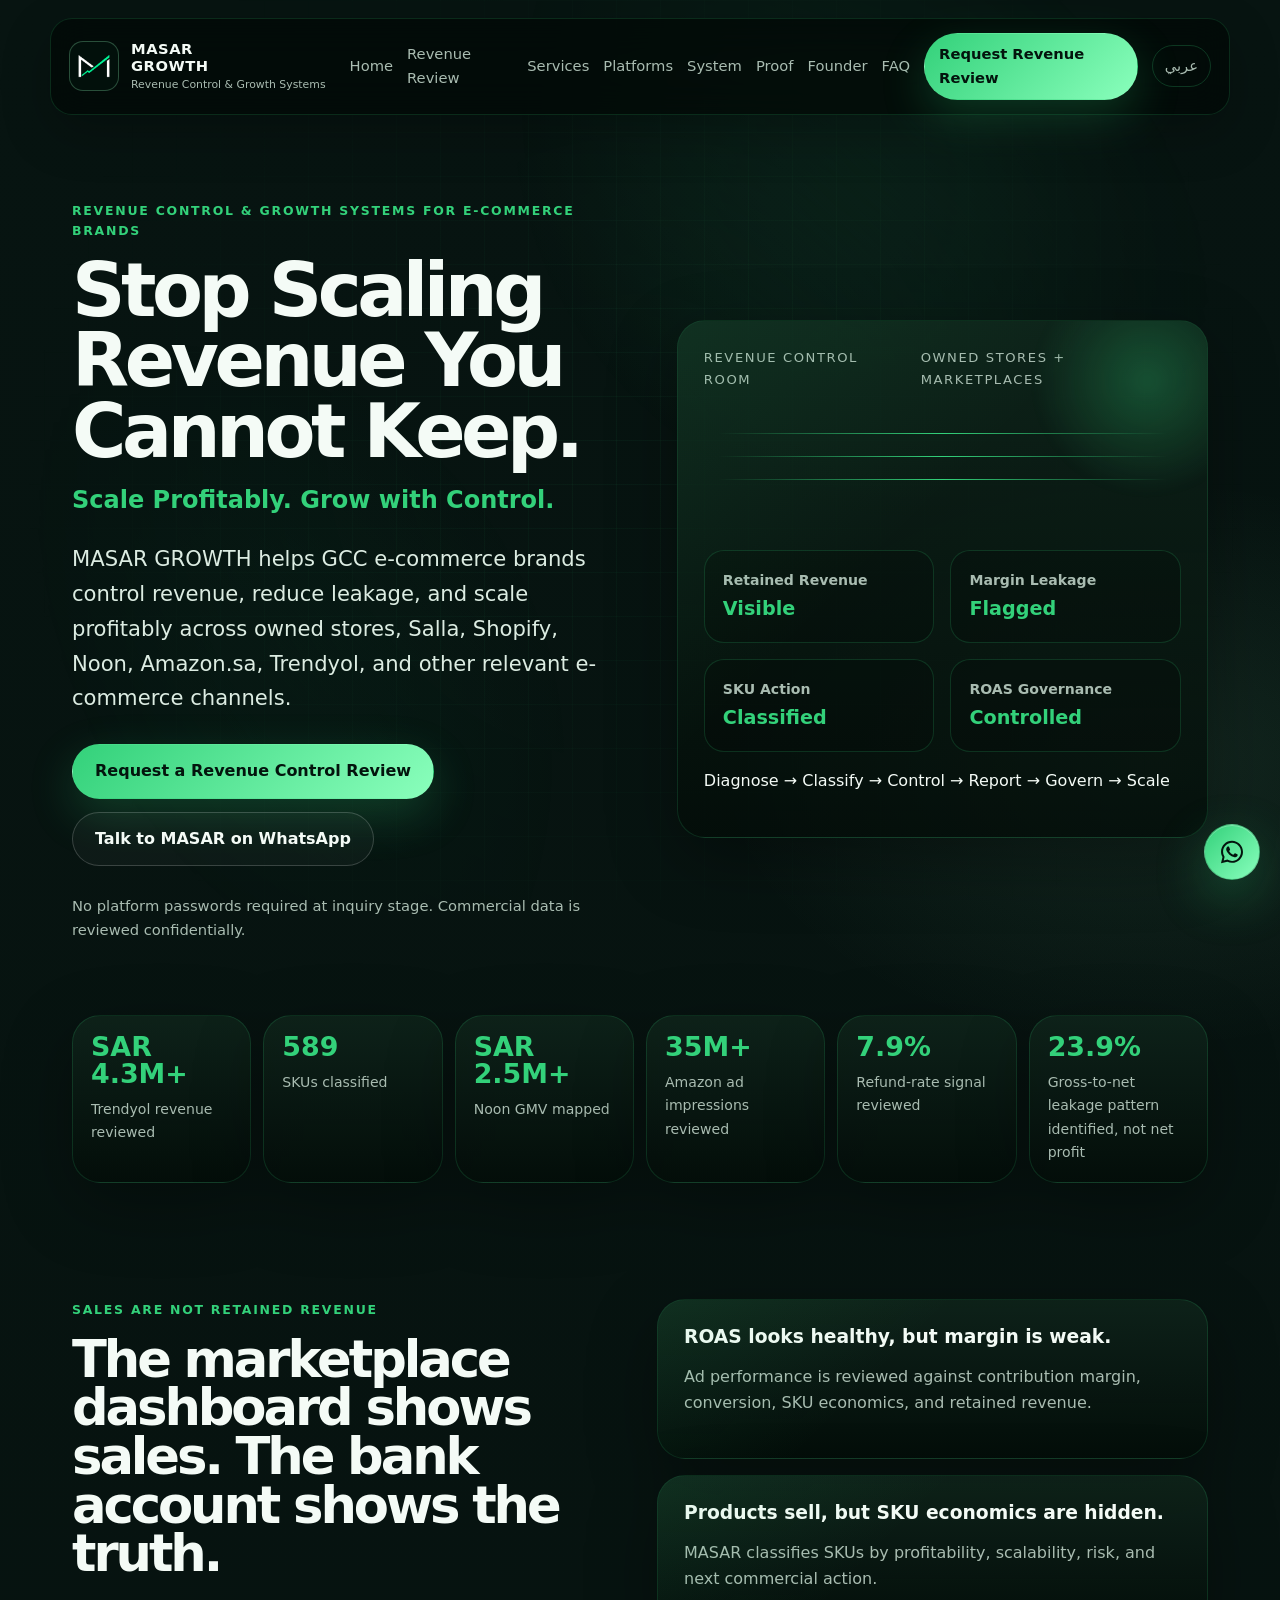
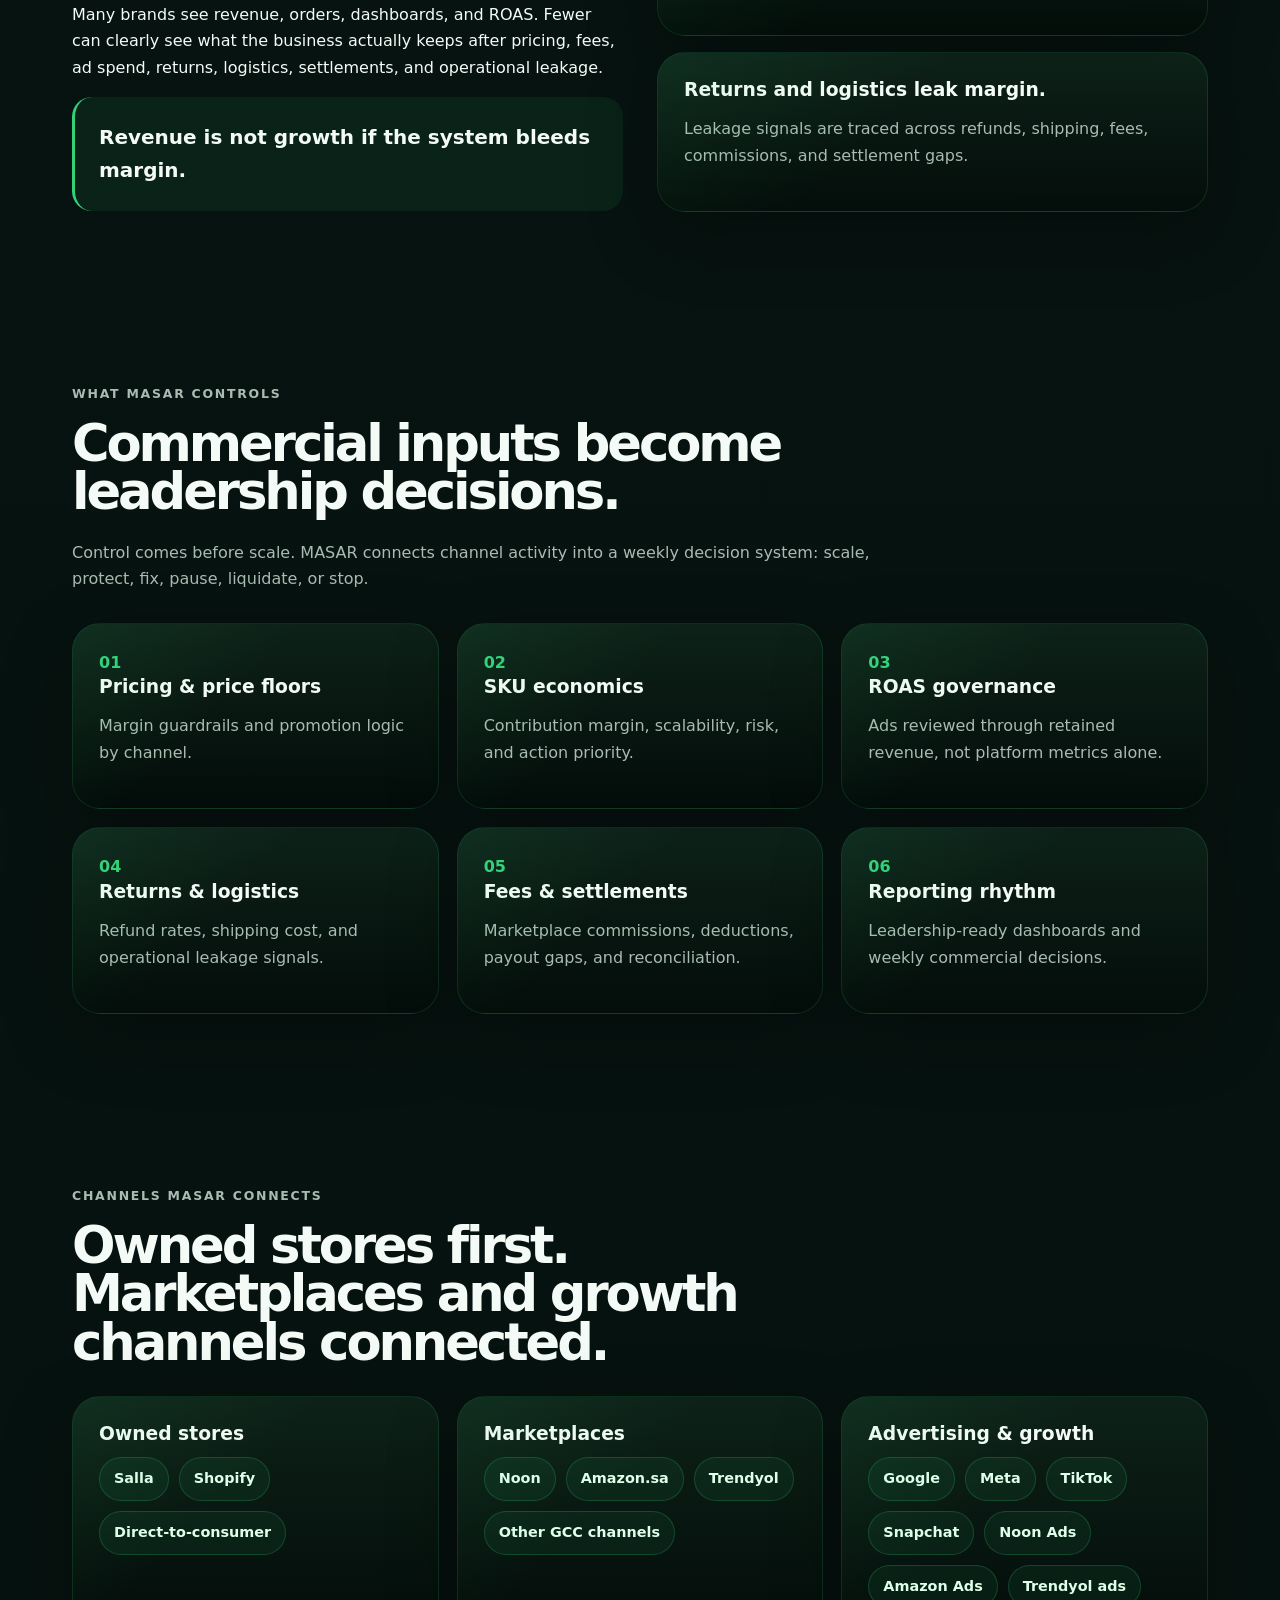
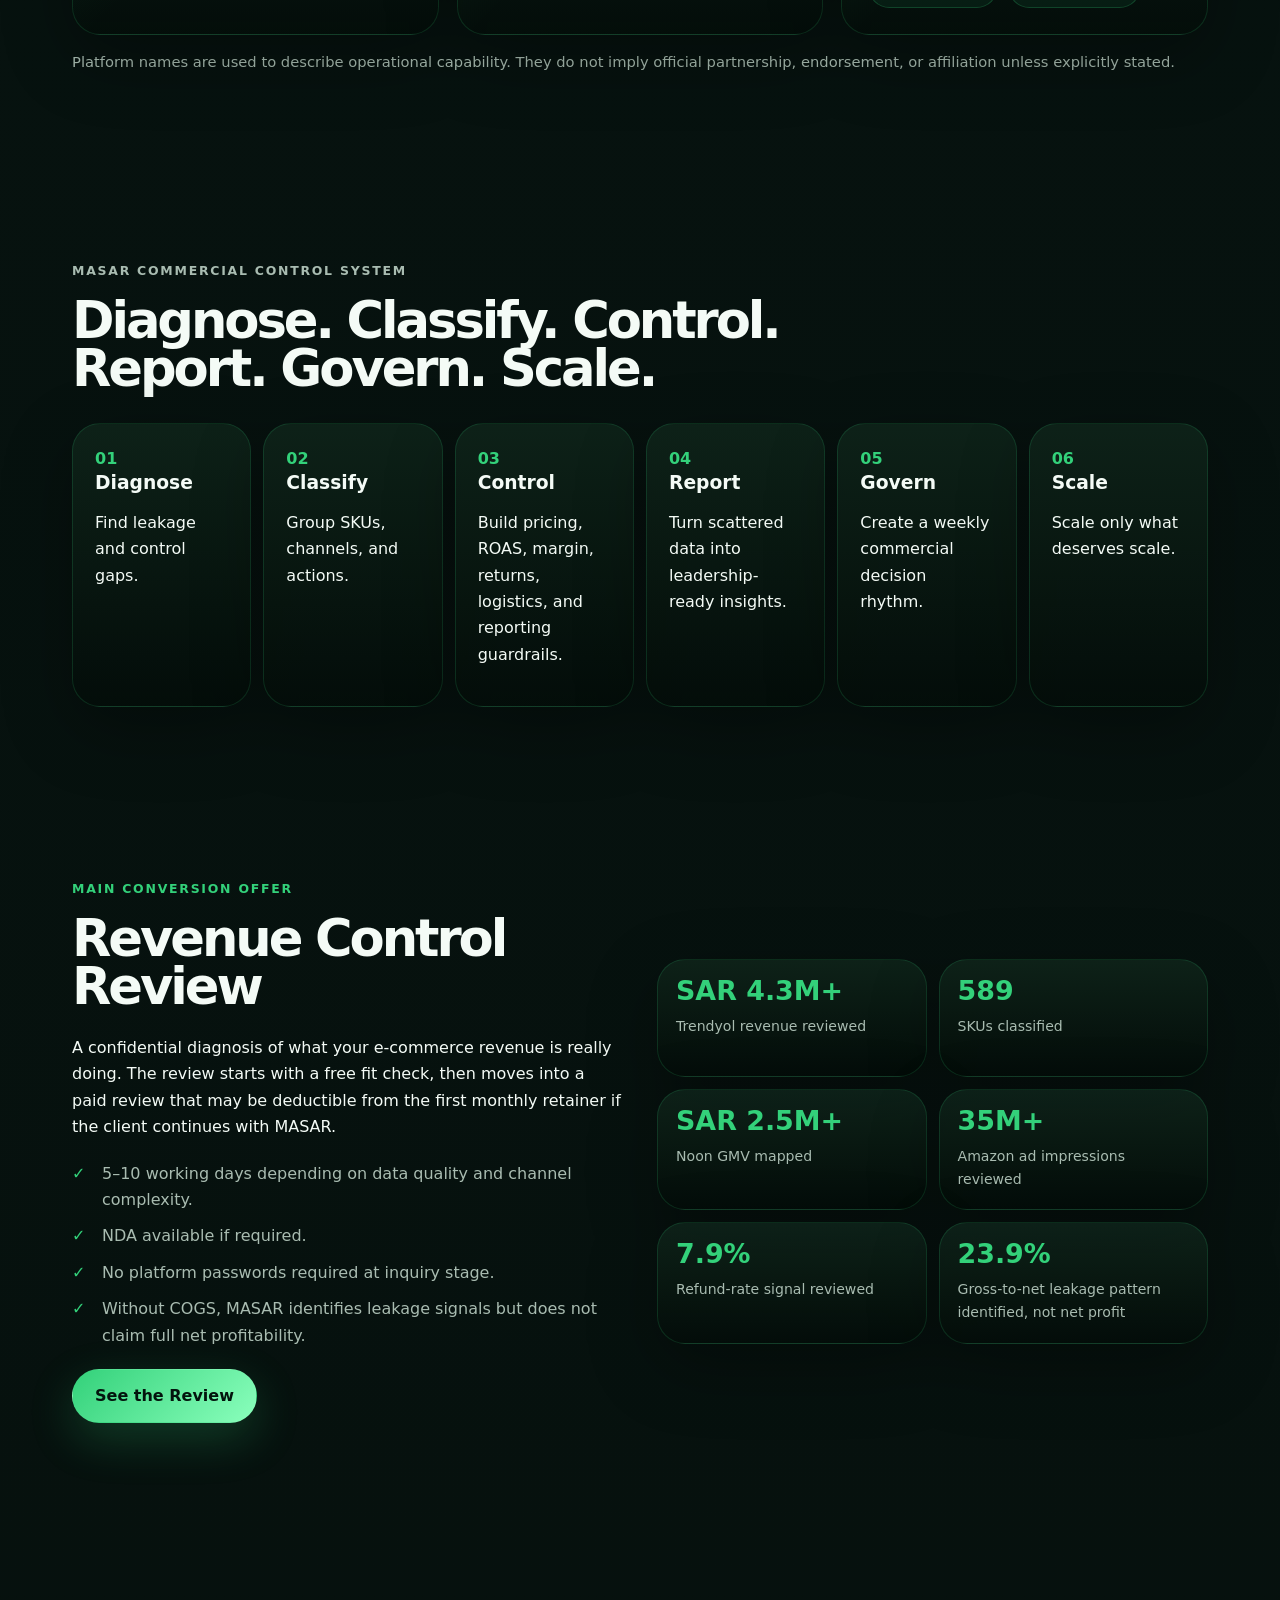
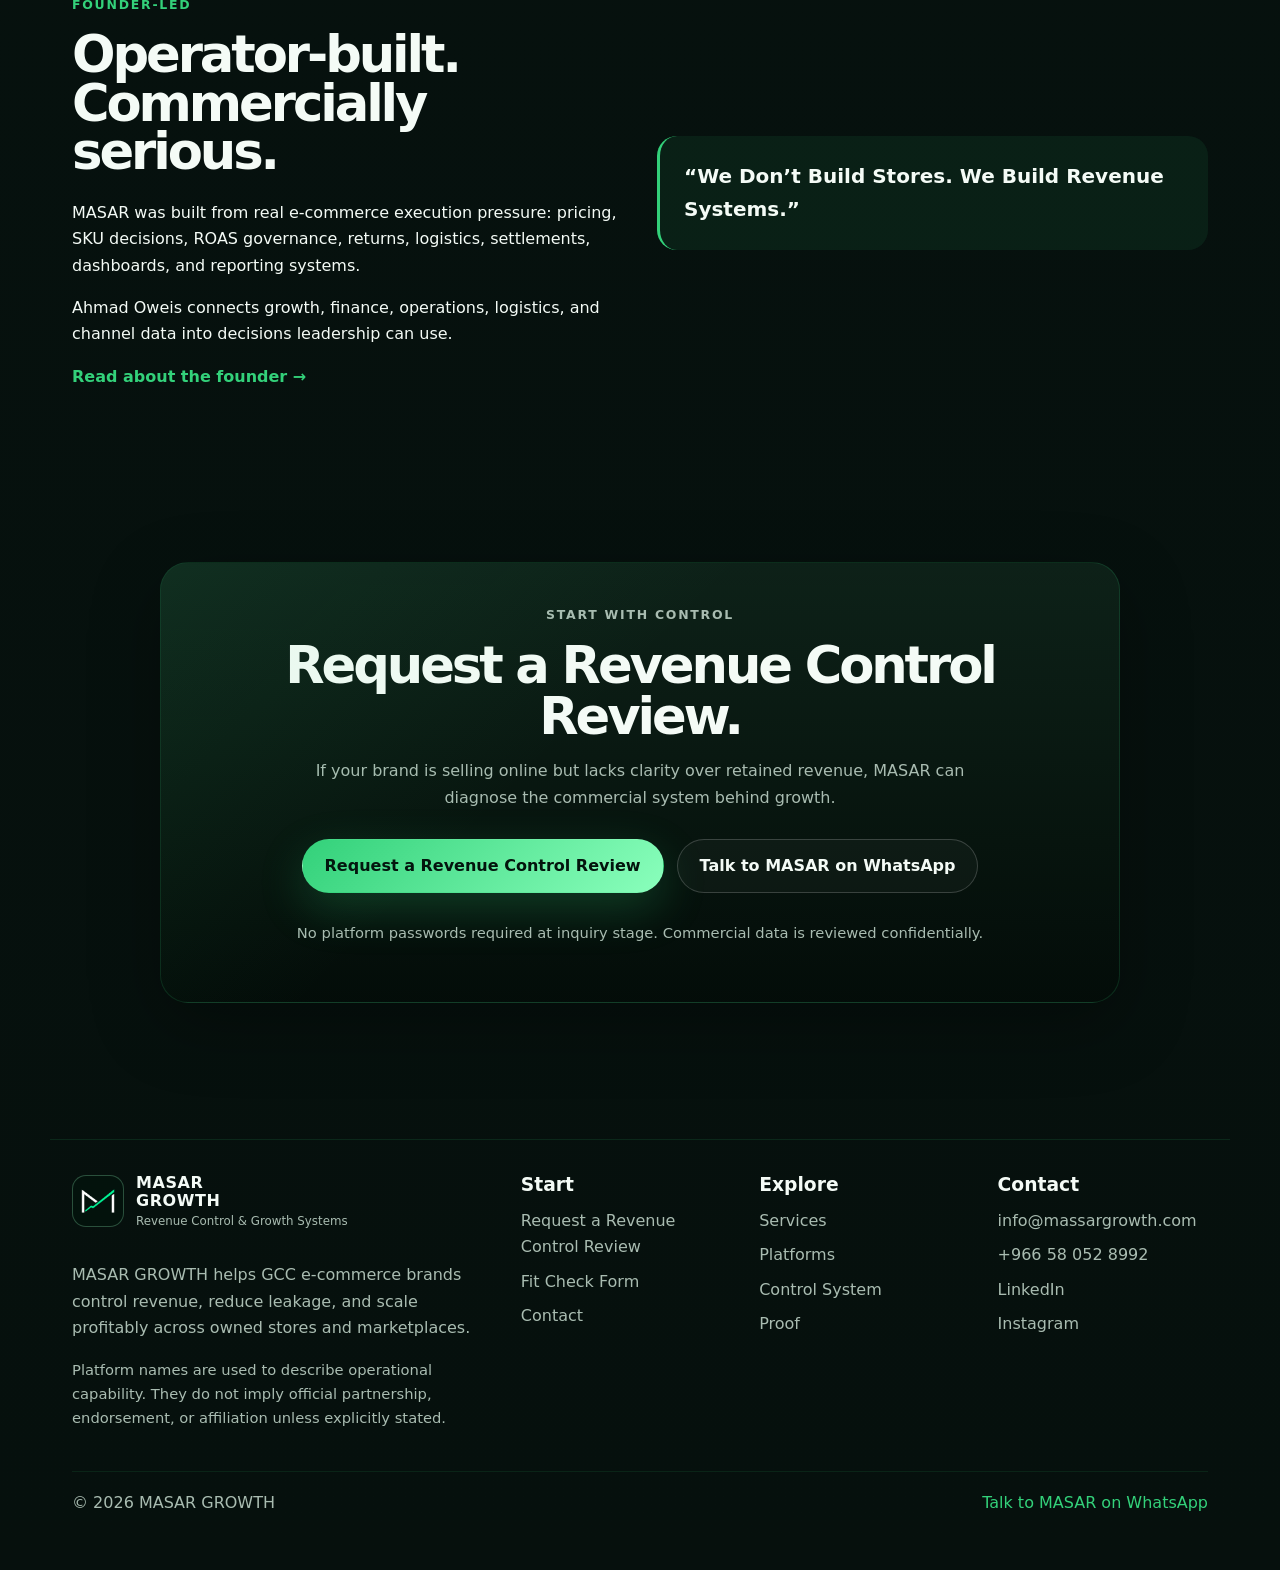
<file: index.html>
<!DOCTYPE html>
<html dir="ltr" lang="en"><head><meta charset="utf-8"/><meta content="width=device-width,initial-scale=1" name="viewport"/><title>MASAR GROWTH | Revenue Control &amp; Growth Systems for E-commerce Brands</title><meta content="Revenue control and growth systems for GCC e-commerce brands across owned stores, Salla, Shopify, Noon, Amazon.sa, Trendyol, and other channels." name="description"/><meta content="E-commerce revenue control, Ecommerce consulting GCC, E-commerce growth systems, Marketplace management GCC, Salla growth consultant, Shopify ecommerce consultant, Marketplace profitability consultant, ROAS governance, SKU profitability analysis, Pricing and profitability systems, Ecommerce revenue systems, Multi-channel ecommerce growth" name="keywords"/><link href="https://massargrowth.com/" rel="canonical"/><link href="https://massargrowth.com/" hreflang="en" rel="alternate"/><link href="https://massargrowth.com/ar/" hreflang="ar" rel="alternate"/><link href="https://massargrowth.com/" hreflang="x-default" rel="alternate"/><meta content="website" property="og:type"/><meta content="MASAR GROWTH | Revenue Control &amp; Growth Systems for E-commerce Brands" property="og:title"/><meta content="Revenue control and growth systems for GCC e-commerce brands across owned stores, Salla, Shopify, Noon, Amazon.sa, Trendyol, and other channels." property="og:description"/><meta content="https://massargrowth.com/" property="og:url"/><meta content="https://massargrowth.com/assets/img/og-image.png" property="og:image"/><meta content="summary_large_image" name="twitter:card"/><link href="/assets/img/favicon-32.png" rel="icon"/><link href="/assets/img/apple-touch-icon.png" rel="apple-touch-icon"/><link href="/assets/manifest.webmanifest" rel="manifest"/><link href="/assets/css/styles.css" rel="stylesheet"/><script type="application/ld+json">{"@context": "https://schema.org", "@type": "Organization", "name": "MASAR GROWTH", "url": "https://massargrowth.com", "logo": "https://massargrowth.com/assets/img/logo-512.png", "email": "info@massargrowth.com", "telephone": "+966 58 052 8992", "sameAs": ["https://www.linkedin.com/company/masargrowth/", "https://www.instagram.com/masar_growth", "https://x.com/MASARGROWTH", "https://www.facebook.com/MASARGROWTH"]}</script></head><body class="home lang-en"><div aria-hidden="true" class="bg-grid"></div><header class="site-header" data-header="">
<a aria-label="MASAR GROWTH home" class="brand" href="/"><img alt="MASAR GROWTH logo" height="44" src="/assets/img/logo.png" width="44"/><span><strong>MASAR<br/>GROWTH</strong><small>Revenue Control &amp; Growth Systems</small></span></a>
<button aria-label="Toggle navigation" class="nav-toggle" data-nav-toggle=""><span></span><span></span><span></span></button>
<nav class="site-nav" data-nav=""><a href="/">Home</a><a href="/revenue-control-review/">Revenue Review</a><a href="/services/">Services</a><a href="/platforms/">Platforms</a><a href="/system/">System</a><a href="/proof/">Proof</a><a href="/founder/">Founder</a><a href="/faq/">FAQ</a><a class="btn btn-small btn-primary" href="/revenue-control-review/">Request Revenue Review</a><a class="lang-switch" href="/ar/">عربي</a></nav>
</header><main><section class="hero home-hero"><div class="hero-copy" data-reveal=""><p class="kicker">Revenue Control &amp; Growth Systems for E-commerce Brands</p><h1>Stop Scaling Revenue You Cannot Keep.</h1><p class="strapline">Scale Profitably. Grow with Control.</p><p class="lead">MASAR GROWTH helps GCC e-commerce brands control revenue, reduce leakage, and scale profitably across owned stores, Salla, Shopify, Noon, Amazon.sa, Trendyol, and other relevant e-commerce channels.</p><div class="btn-row"><a class="btn btn-primary" href="/revenue-control-review/">Request a Revenue Control Review</a><a class="btn btn-secondary" href="https://wa.me/966580528992">Talk to MASAR on WhatsApp</a></div><p class="microcopy">No platform passwords required at inquiry stage. Commercial data is reviewed confidentially.</p></div><div class="control-room" data-reveal=""><div class="orb"></div><div class="dash-head"><span>Revenue Control Room</span><span>Owned Stores + Marketplaces</span></div><div class="signal-lines"><span></span><span></span><span></span></div><div class="dashboard-grid"><div><b>Retained Revenue</b><strong>Visible</strong></div><div><b>Margin Leakage</b><strong>Flagged</strong></div><div><b>SKU Action</b><strong>Classified</strong></div><div><b>ROAS Governance</b><strong>Controlled</strong></div></div><p>Diagnose → Classify → Control → Report → Govern → Scale</p></div></section><div class="proof-strip" data-reveal=""><div class="metric-card"><strong data-counter="">SAR 4.3M+</strong><span>Trendyol revenue reviewed</span></div><div class="metric-card"><strong data-counter="">589</strong><span>SKUs classified</span></div><div class="metric-card"><strong data-counter="">SAR 2.5M+</strong><span>Noon GMV mapped</span></div><div class="metric-card"><strong data-counter="">35M+</strong><span>Amazon ad impressions reviewed</span></div><div class="metric-card"><strong data-counter="">7.9%</strong><span>Refund-rate signal reviewed</span></div><div class="metric-card"><strong data-counter="">23.9%</strong><span>Gross-to-net leakage pattern identified, not net profit</span></div></div><section class="section split"><div data-reveal=""><p class="kicker">Sales are not retained revenue</p><h2>The marketplace dashboard shows sales. The bank account shows the truth.</h2><p>Many brands see revenue, orders, dashboards, and ROAS. Fewer can clearly see what the business actually keeps after pricing, fees, ad spend, returns, logistics, settlements, and operational leakage.</p><div class="quote-card">Revenue is not growth if the system bleeds margin.</div></div><div class="card-stack" data-reveal=""><article class="card"><h3>ROAS looks healthy, but margin is weak.</h3><p>Ad performance is reviewed against contribution margin, conversion, SKU economics, and retained revenue.</p></article><article class="card"><h3>Products sell, but SKU economics are hidden.</h3><p>MASAR classifies SKUs by profitability, scalability, risk, and next commercial action.</p></article><article class="card"><h3>Returns and logistics leak margin.</h3><p>Leakage signals are traced across refunds, shipping, fees, commissions, and settlement gaps.</p></article></div></section><section class="section"><div class="section-head" data-reveal=""><p class="kicker">What MASAR controls</p><h2>Commercial inputs become leadership decisions.</h2><p>Control comes before scale. MASAR connects channel activity into a weekly decision system: scale, protect, fix, pause, liquidate, or stop.</p></div><div class="control-map" data-reveal=""><article class="card mini"><span>01</span><h3>Pricing &amp; price floors</h3><p>Margin guardrails and promotion logic by channel.</p></article><article class="card mini"><span>02</span><h3>SKU economics</h3><p>Contribution margin, scalability, risk, and action priority.</p></article><article class="card mini"><span>03</span><h3>ROAS governance</h3><p>Ads reviewed through retained revenue, not platform metrics alone.</p></article><article class="card mini"><span>04</span><h3>Returns &amp; logistics</h3><p>Refund rates, shipping cost, and operational leakage signals.</p></article><article class="card mini"><span>05</span><h3>Fees &amp; settlements</h3><p>Marketplace commissions, deductions, payout gaps, and reconciliation.</p></article><article class="card mini"><span>06</span><h3>Reporting rhythm</h3><p>Leadership-ready dashboards and weekly commercial decisions.</p></article></div></section><section class="section platform-board"><div class="section-head" data-reveal=""><p class="kicker">Channels MASAR connects</p><h2>Owned stores first. Marketplaces and growth channels connected.</h2></div><div class="platform-columns" data-reveal=""><article class="card"><h3>Owned stores</h3><div class="pill-row"><span>Salla</span><span>Shopify</span><span>Direct-to-consumer</span></div></article><article class="card"><h3>Marketplaces</h3><div class="pill-row"><span>Noon</span><span>Amazon.sa</span><span>Trendyol</span><span>Other GCC channels</span></div></article><article class="card"><h3>Advertising &amp; growth</h3><div class="pill-row"><span>Google</span><span>Meta</span><span>TikTok</span><span>Snapchat</span><span>Noon Ads</span><span>Amazon Ads</span><span>Trendyol ads</span></div></article></div><p class="fineprint">Platform names are used to describe operational capability. They do not imply official partnership, endorsement, or affiliation unless explicitly stated.</p></section><section class="section system-section"><div class="section-head" data-reveal=""><p class="kicker">MASAR Commercial Control System</p><h2>Diagnose. Classify. Control. Report. Govern. Scale.</h2></div><div class="process" data-reveal=""><article class="step"><span>01</span><h3>Diagnose</h3><p>Find leakage and control gaps.</p></article><article class="step"><span>02</span><h3>Classify</h3><p>Group SKUs, channels, and actions.</p></article><article class="step"><span>03</span><h3>Control</h3><p>Build pricing, ROAS, margin, returns, logistics, and reporting guardrails.</p></article><article class="step"><span>04</span><h3>Report</h3><p>Turn scattered data into leadership-ready insights.</p></article><article class="step"><span>05</span><h3>Govern</h3><p>Create a weekly commercial decision rhythm.</p></article><article class="step"><span>06</span><h3>Scale</h3><p>Scale only what deserves scale.</p></article></div></section><section class="section split"><div data-reveal=""><p class="kicker">Main conversion offer</p><h2>Revenue Control Review</h2><p>A confidential diagnosis of what your e-commerce revenue is really doing. The review starts with a free fit check, then moves into a paid review that may be deductible from the first monthly retainer if the client continues with MASAR.</p><ul class="check-list"><li>5–10 working days depending on data quality and channel complexity.</li><li>NDA available if required.</li><li>No platform passwords required at inquiry stage.</li><li>Without COGS, MASAR identifies leakage signals but does not claim full net profitability.</li></ul><a class="btn btn-primary" href="/revenue-control-review/">See the Review</a></div><div data-reveal=""><div class="proof-strip" data-reveal=""><div class="metric-card"><strong data-counter="">SAR 4.3M+</strong><span>Trendyol revenue reviewed</span></div><div class="metric-card"><strong data-counter="">589</strong><span>SKUs classified</span></div><div class="metric-card"><strong data-counter="">SAR 2.5M+</strong><span>Noon GMV mapped</span></div><div class="metric-card"><strong data-counter="">35M+</strong><span>Amazon ad impressions reviewed</span></div><div class="metric-card"><strong data-counter="">7.9%</strong><span>Refund-rate signal reviewed</span></div><div class="metric-card"><strong data-counter="">23.9%</strong><span>Gross-to-net leakage pattern identified, not net profit</span></div></div></div></section><section class="section split founder-strip"><div data-reveal=""><p class="kicker">Founder-led</p><h2>Operator-built. Commercially serious.</h2><p>MASAR was built from real e-commerce execution pressure: pricing, SKU decisions, ROAS governance, returns, logistics, settlements, dashboards, and reporting systems.</p><p>Ahmad Oweis connects growth, finance, operations, logistics, and channel data into decisions leadership can use.</p><a class="text-link" href="/founder/">Read about the founder →</a></div><div class="quote-card" data-reveal="">“We Don’t Build Stores. We Build Revenue Systems.”</div></section><section class="section final-cta" data-reveal=""><div class="cta-panel"><p class="kicker">Start with control</p><h2>Request a Revenue Control Review.</h2><p>If your brand is selling online but lacks clarity over retained revenue, MASAR can diagnose the commercial system behind growth.</p><div class="btn-row"><a class="btn btn-primary" href="/revenue-control-review/">Request a Revenue Control Review</a><a class="btn btn-secondary" href="https://wa.me/966580528992">Talk to MASAR on WhatsApp</a></div><p class="microcopy">No platform passwords required at inquiry stage. Commercial data is reviewed confidentially.</p></div></section></main><footer class="site-footer"><div class="footer-grid"><div><a class="brand footer-brand" href="/"><img alt="MASAR GROWTH logo" height="44" src="/assets/img/logo.png" width="44"/><span><strong>MASAR<br/>GROWTH</strong><small>Revenue Control &amp; Growth Systems</small></span></a><p>MASAR GROWTH helps GCC e-commerce brands control revenue, reduce leakage, and scale profitably across owned stores and marketplaces.</p><p class="fineprint">Platform names are used to describe operational capability. They do not imply official partnership, endorsement, or affiliation unless explicitly stated.</p></div><div><h3>Start</h3><a href="/revenue-control-review/">Request a Revenue Control Review</a><a href="/apply/">Fit Check Form</a><a href="/contact/">Contact</a></div><div><h3>Explore</h3><a href="/services/">Services</a><a href="/platforms/">Platforms</a><a href="/system/">Control System</a><a href="/proof/">Proof</a></div><div><h3>Contact</h3><a href="mailto:info@massargrowth.com">info@massargrowth.com</a><a href="https://wa.me/966580528992"><bdi dir="ltr">+966 58 052 8992</bdi></a><a href="https://www.linkedin.com/company/masargrowth/">LinkedIn</a><a href="https://www.instagram.com/masar_growth">Instagram</a></div></div><div class="footer-bottom"><span>© 2026 MASAR GROWTH</span><a class="whatsapp-link" href="https://wa.me/966580528992">Talk to MASAR on WhatsApp</a></div></footer><a aria-label="Talk to MASAR GROWTH on WhatsApp" class="whatsapp-float" href="https://wa.me/966580528992"></a><script defer="" src="/assets/js/main.js"></script></body></html>
</file>
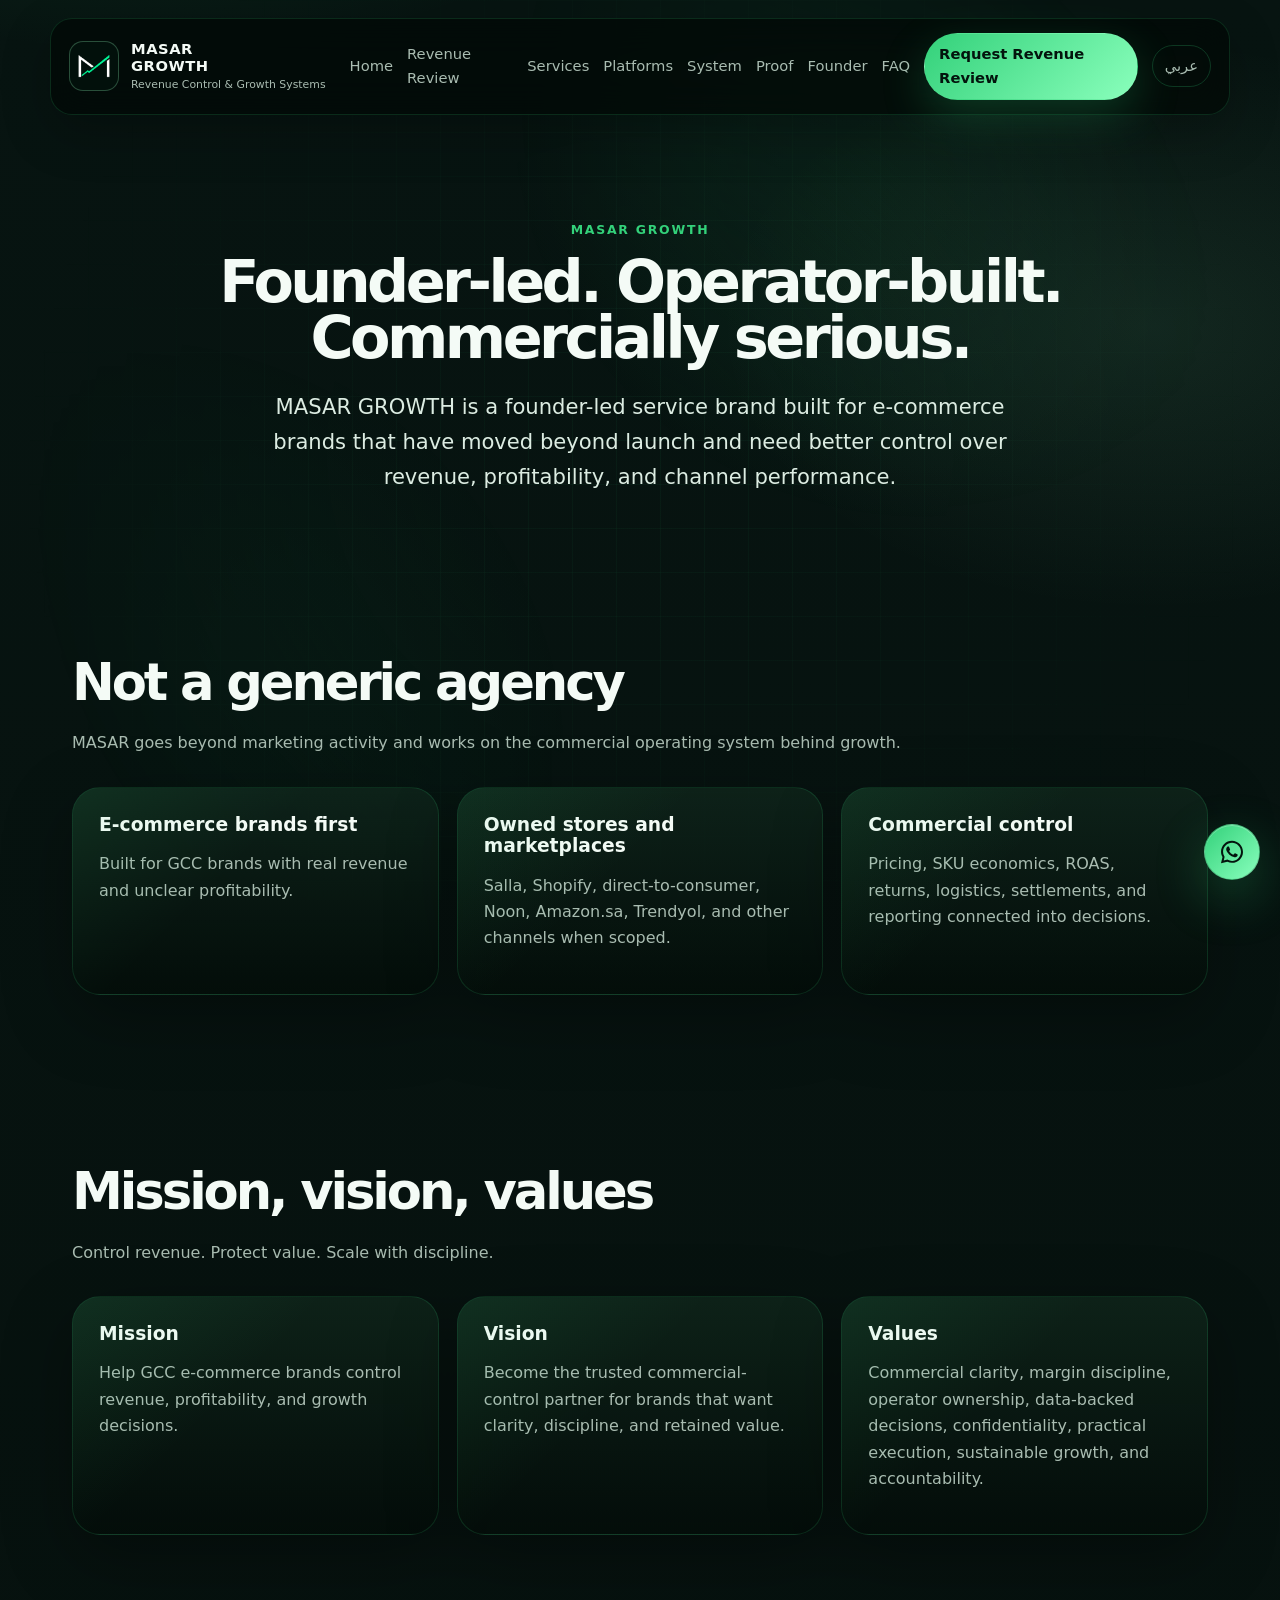
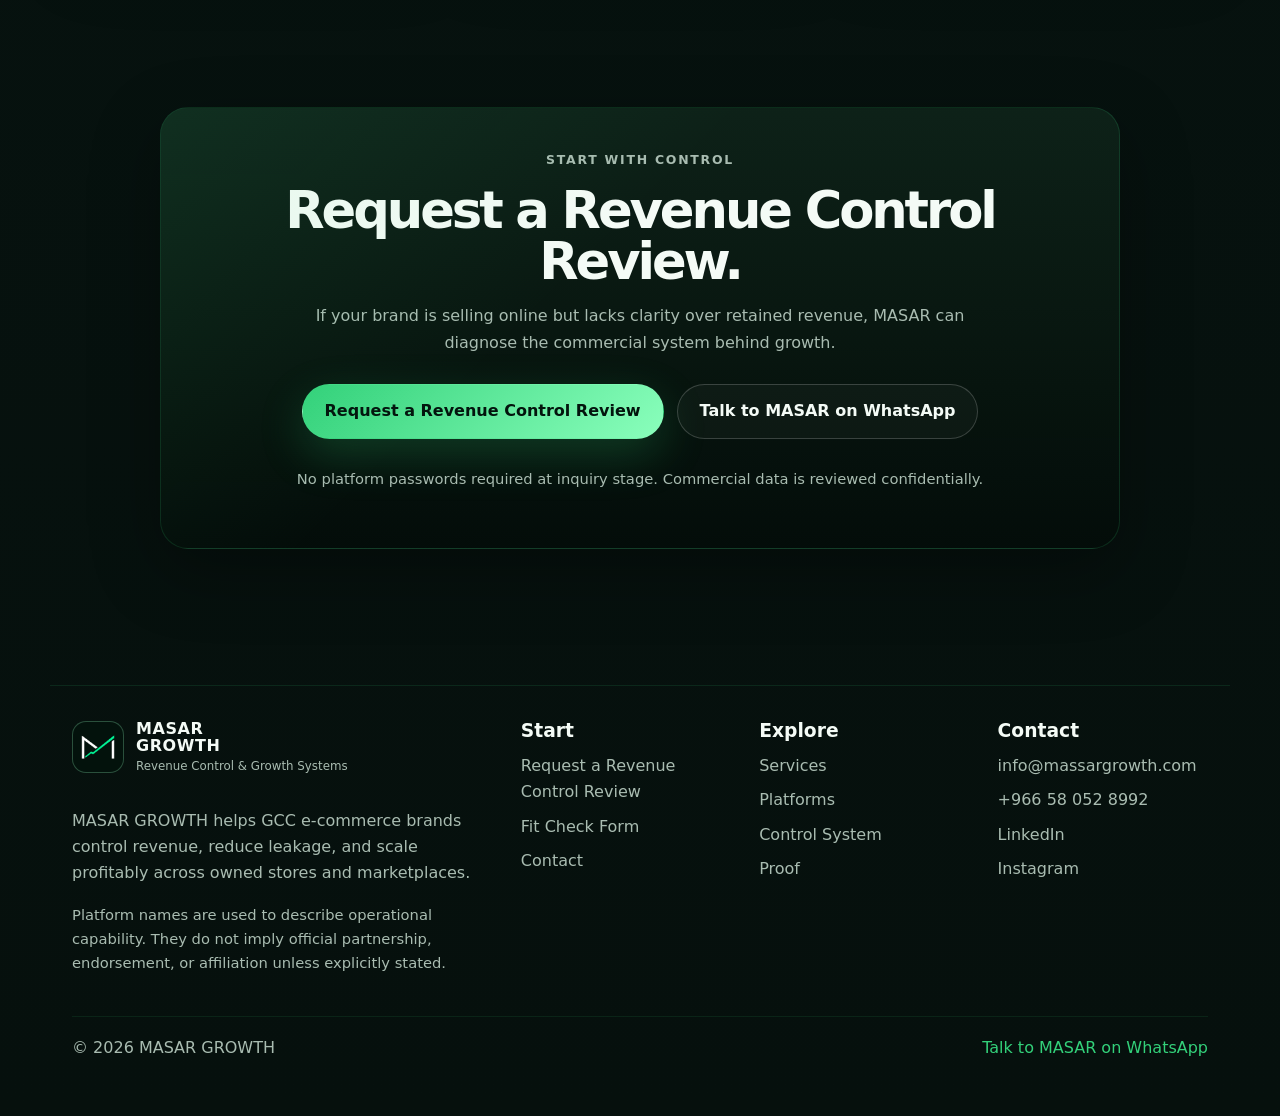
<file: about/index.html>
<!DOCTYPE html>
<html dir="ltr" lang="en"><head><meta charset="utf-8"/><meta content="width=device-width,initial-scale=1" name="viewport"/><title>About MASAR GROWTH | Founder-led E-commerce Revenue Control</title><meta content="MASAR GROWTH is a founder-led service brand built for e-commerce brands that have moved beyond launch and need better control over revenue, profitability, " name="description"/><meta content="E-commerce revenue control, Ecommerce consulting GCC, E-commerce growth systems, Marketplace management GCC, Salla growth consultant, Shopify ecommerce consultant, Marketplace profitability consultant, ROAS governance, SKU profitability analysis, Pricing and profitability systems, Ecommerce revenue systems, Multi-channel ecommerce growth" name="keywords"/><link href="https://massargrowth.com/about/" rel="canonical"/><link href="https://massargrowth.com/about/" hreflang="en" rel="alternate"/><link href="https://massargrowth.com/ar/about/" hreflang="ar" rel="alternate"/><link href="https://massargrowth.com/" hreflang="x-default" rel="alternate"/><meta content="website" property="og:type"/><meta content="About MASAR GROWTH | Founder-led E-commerce Revenue Control" property="og:title"/><meta content="MASAR GROWTH is a founder-led service brand built for e-commerce brands that have moved beyond launch and need better control over revenue, profitability, " property="og:description"/><meta content="https://massargrowth.com/about/" property="og:url"/><meta content="https://massargrowth.com/assets/img/og-image.png" property="og:image"/><meta content="summary_large_image" name="twitter:card"/><link href="/assets/img/favicon-32.png" rel="icon"/><link href="/assets/img/apple-touch-icon.png" rel="apple-touch-icon"/><link href="/assets/manifest.webmanifest" rel="manifest"/><link href="/assets/css/styles.css" rel="stylesheet"/><script type="application/ld+json">{"@context": "https://schema.org", "@type": "Organization", "name": "MASAR GROWTH", "url": "https://massargrowth.com", "logo": "https://massargrowth.com/assets/img/logo-512.png", "email": "info@massargrowth.com", "telephone": "+966 58 052 8992", "sameAs": ["https://www.linkedin.com/company/masargrowth/", "https://www.instagram.com/masar_growth", "https://x.com/MASARGROWTH", "https://www.facebook.com/MASARGROWTH"]}</script></head><body class="lang-en"><div aria-hidden="true" class="bg-grid"></div><header class="site-header" data-header="">
<a aria-label="MASAR GROWTH home" class="brand" href="/"><img alt="MASAR GROWTH logo" height="44" src="/assets/img/logo.png" width="44"/><span><strong>MASAR<br/>GROWTH</strong><small>Revenue Control &amp; Growth Systems</small></span></a>
<button aria-label="Toggle navigation" class="nav-toggle" data-nav-toggle=""><span></span><span></span><span></span></button>
<nav class="site-nav" data-nav=""><a href="/">Home</a><a href="/revenue-control-review/">Revenue Review</a><a href="/services/">Services</a><a href="/platforms/">Platforms</a><a href="/system/">System</a><a href="/proof/">Proof</a><a href="/founder/">Founder</a><a href="/faq/">FAQ</a><a class="btn btn-small btn-primary" href="/revenue-control-review/">Request Revenue Review</a><a class="lang-switch" href="/ar/about/">عربي</a></nav>
</header><main><section class="hero compact"><p class="kicker">MASAR GROWTH</p><h1>Founder-led. Operator-built. Commercially serious.</h1><p class="lead">MASAR GROWTH is a founder-led service brand built for e-commerce brands that have moved beyond launch and need better control over revenue, profitability, and channel performance.</p></section><section class="section"><div class="section-head"><h2>Not a generic agency</h2><p>MASAR goes beyond marketing activity and works on the commercial operating system behind growth.</p></div><div class="control-map"><article class="card"><h3>E-commerce brands first</h3><p>Built for GCC brands with real revenue and unclear profitability.</p></article><article class="card"><h3>Owned stores and marketplaces</h3><p>Salla, Shopify, direct-to-consumer, Noon, Amazon.sa, Trendyol, and other channels when scoped.</p></article><article class="card"><h3>Commercial control</h3><p>Pricing, SKU economics, ROAS, returns, logistics, settlements, and reporting connected into decisions.</p></article></div></section><section class="section"><div class="section-head"><h2>Mission, vision, values</h2><p>Control revenue. Protect value. Scale with discipline.</p></div><div class="control-map"><article class="card"><h3>Mission</h3><p>Help GCC e-commerce brands control revenue, profitability, and growth decisions.</p></article><article class="card"><h3>Vision</h3><p>Become the trusted commercial-control partner for brands that want clarity, discipline, and retained value.</p></article><article class="card"><h3>Values</h3><p>Commercial clarity, margin discipline, operator ownership, data-backed decisions, confidentiality, practical execution, sustainable growth, and accountability.</p></article></div></section><section class="section final-cta" data-reveal=""><div class="cta-panel"><p class="kicker">Start with control</p><h2>Request a Revenue Control Review.</h2><p>If your brand is selling online but lacks clarity over retained revenue, MASAR can diagnose the commercial system behind growth.</p><div class="btn-row"><a class="btn btn-primary" href="/revenue-control-review/">Request a Revenue Control Review</a><a class="btn btn-secondary" href="https://wa.me/966580528992">Talk to MASAR on WhatsApp</a></div><p class="microcopy">No platform passwords required at inquiry stage. Commercial data is reviewed confidentially.</p></div></section></main><footer class="site-footer"><div class="footer-grid"><div><a class="brand footer-brand" href="/"><img alt="MASAR GROWTH logo" height="44" src="/assets/img/logo.png" width="44"/><span><strong>MASAR<br/>GROWTH</strong><small>Revenue Control &amp; Growth Systems</small></span></a><p>MASAR GROWTH helps GCC e-commerce brands control revenue, reduce leakage, and scale profitably across owned stores and marketplaces.</p><p class="fineprint">Platform names are used to describe operational capability. They do not imply official partnership, endorsement, or affiliation unless explicitly stated.</p></div><div><h3>Start</h3><a href="/revenue-control-review/">Request a Revenue Control Review</a><a href="/apply/">Fit Check Form</a><a href="/contact/">Contact</a></div><div><h3>Explore</h3><a href="/services/">Services</a><a href="/platforms/">Platforms</a><a href="/system/">Control System</a><a href="/proof/">Proof</a></div><div><h3>Contact</h3><a href="mailto:info@massargrowth.com">info@massargrowth.com</a><a href="https://wa.me/966580528992"><bdi dir="ltr">+966 58 052 8992</bdi></a><a href="https://www.linkedin.com/company/masargrowth/">LinkedIn</a><a href="https://www.instagram.com/masar_growth">Instagram</a></div></div><div class="footer-bottom"><span>© 2026 MASAR GROWTH</span><a class="whatsapp-link" href="https://wa.me/966580528992">Talk to MASAR on WhatsApp</a></div></footer><a aria-label="Talk to MASAR GROWTH on WhatsApp" class="whatsapp-float" href="https://wa.me/966580528992"></a><script defer="" src="/assets/js/main.js"></script></body></html>
</file>
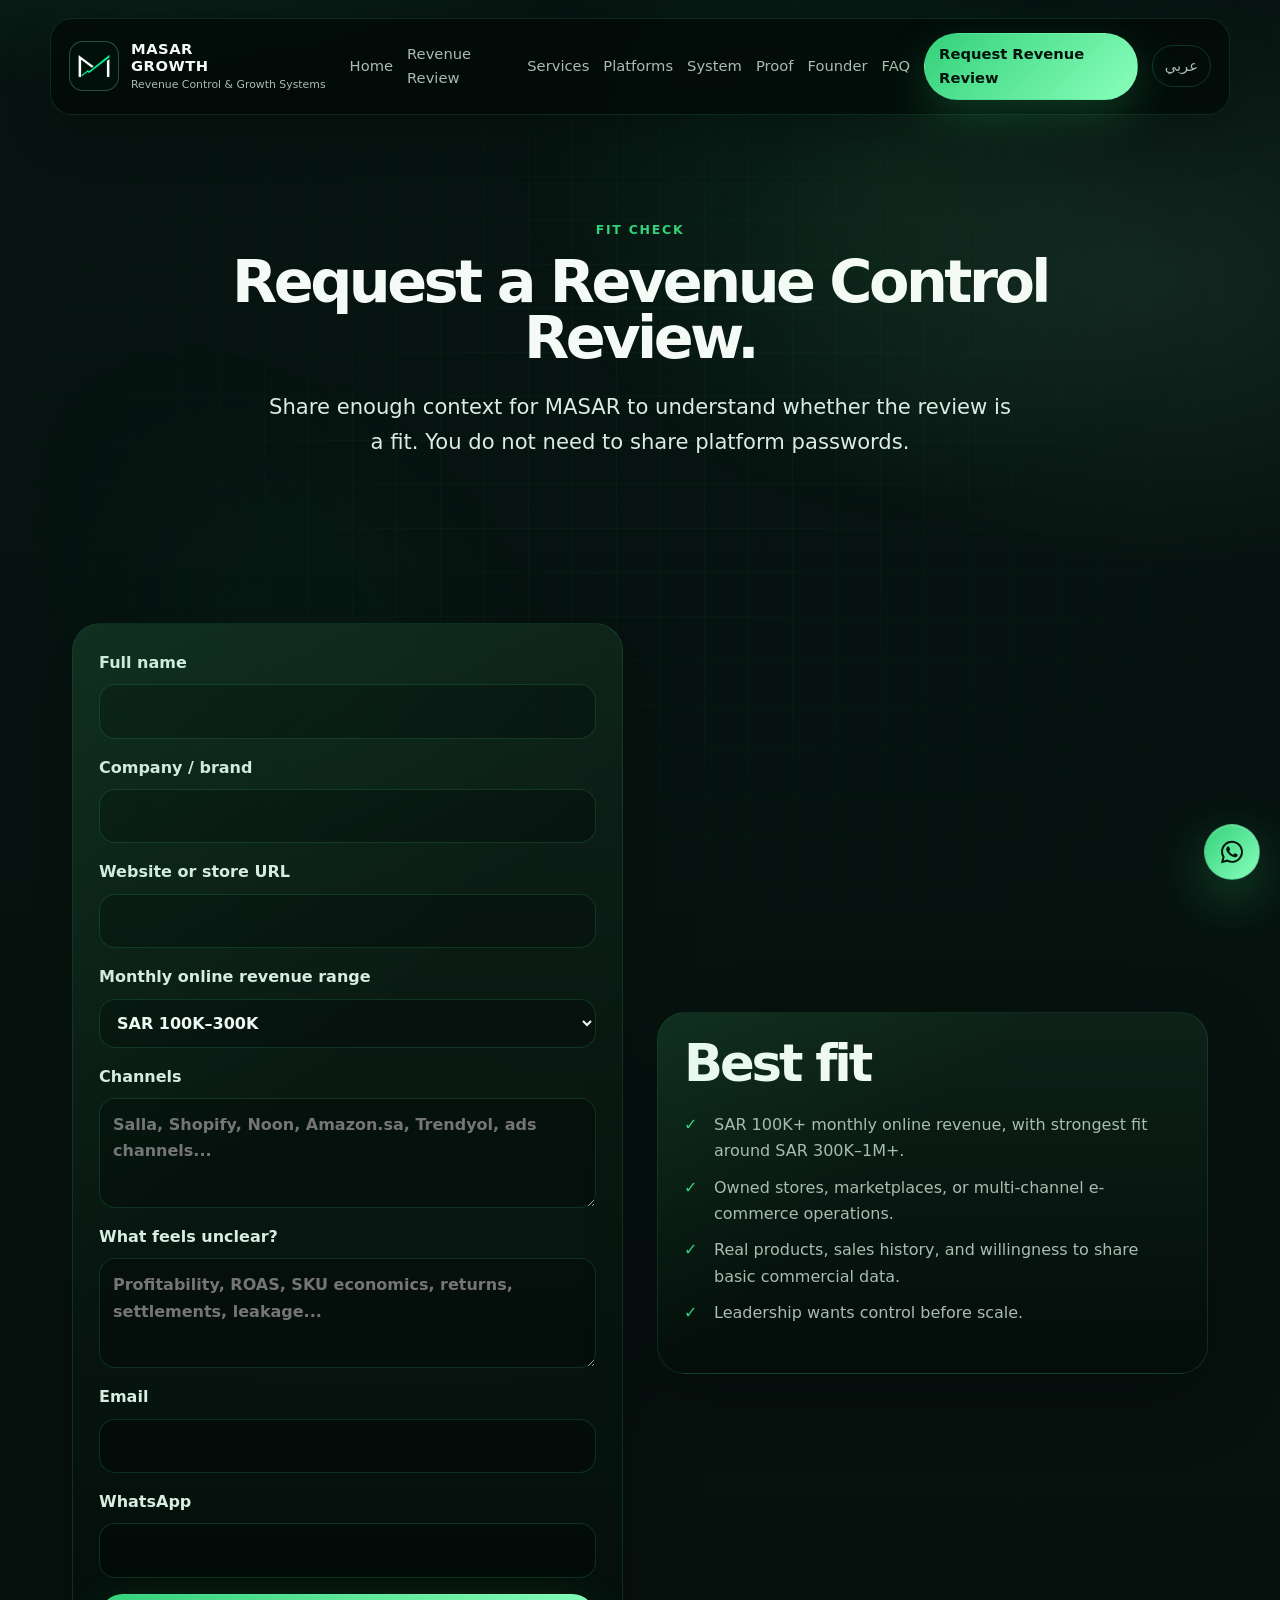
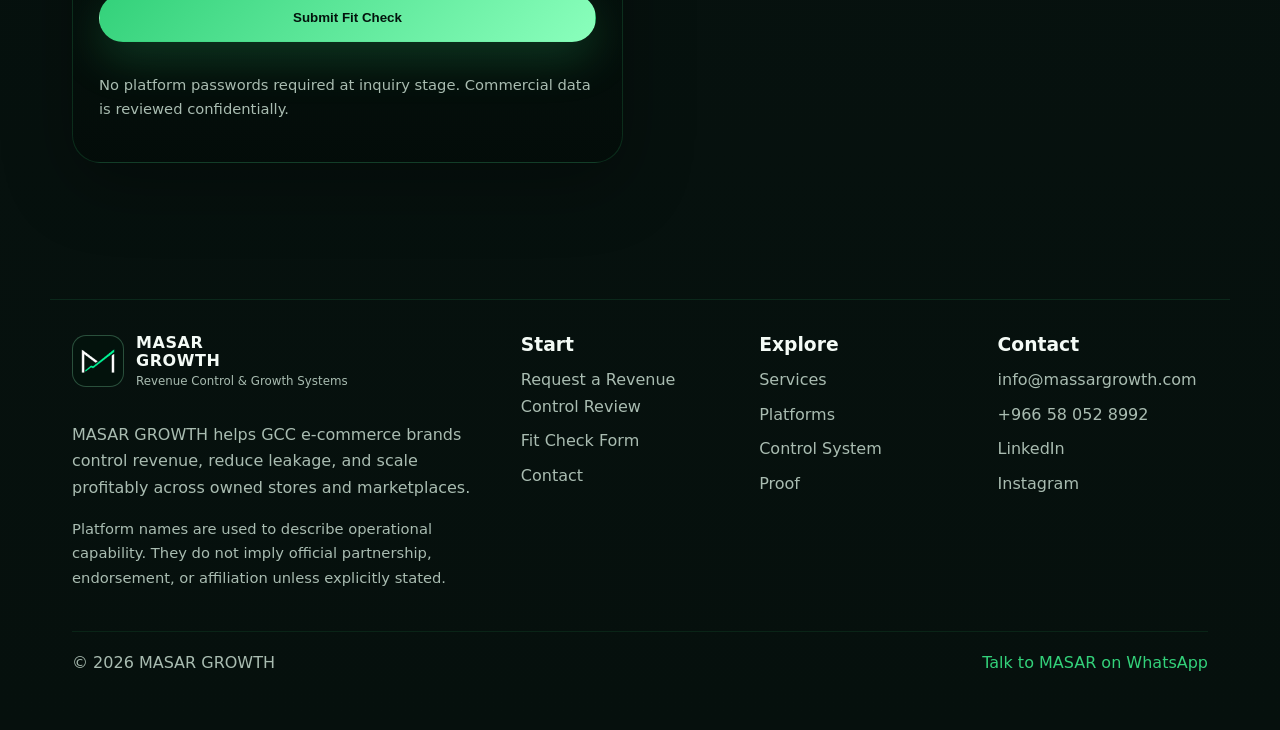
<file: apply/index.html>
<!DOCTYPE html>
<html dir="ltr" lang="en"><head><meta charset="utf-8"/><meta content="width=device-width,initial-scale=1" name="viewport"/><title>Apply for a Revenue Control Review | MASAR GROWTH</title><meta content="Submit a confidential fit check for MASAR GROWTH Revenue Control Review. No platform passwords required at inquiry stage." name="description"/><meta content="E-commerce revenue control, Ecommerce consulting GCC, E-commerce growth systems, Marketplace management GCC, Salla growth consultant, Shopify ecommerce consultant, Marketplace profitability consultant, ROAS governance, SKU profitability analysis, Pricing and profitability systems, Ecommerce revenue systems, Multi-channel ecommerce growth" name="keywords"/><link href="https://massargrowth.com/apply/" rel="canonical"/><link href="https://massargrowth.com/apply/" hreflang="en" rel="alternate"/><link href="https://massargrowth.com/ar/apply/" hreflang="ar" rel="alternate"/><link href="https://massargrowth.com/" hreflang="x-default" rel="alternate"/><meta content="website" property="og:type"/><meta content="Apply for a Revenue Control Review | MASAR GROWTH" property="og:title"/><meta content="Submit a confidential fit check for MASAR GROWTH Revenue Control Review. No platform passwords required at inquiry stage." property="og:description"/><meta content="https://massargrowth.com/apply/" property="og:url"/><meta content="https://massargrowth.com/assets/img/og-image.png" property="og:image"/><meta content="summary_large_image" name="twitter:card"/><link href="/assets/img/favicon-32.png" rel="icon"/><link href="/assets/img/apple-touch-icon.png" rel="apple-touch-icon"/><link href="/assets/manifest.webmanifest" rel="manifest"/><link href="/assets/css/styles.css" rel="stylesheet"/><script type="application/ld+json">{"@context": "https://schema.org", "@type": "Organization", "name": "MASAR GROWTH", "url": "https://massargrowth.com", "logo": "https://massargrowth.com/assets/img/logo-512.png", "email": "info@massargrowth.com", "telephone": "+966 58 052 8992", "sameAs": ["https://www.linkedin.com/company/masargrowth/", "https://www.instagram.com/masar_growth", "https://x.com/MASARGROWTH", "https://www.facebook.com/MASARGROWTH"]}</script></head><body class="lang-en"><div aria-hidden="true" class="bg-grid"></div><header class="site-header" data-header="">
<a aria-label="MASAR GROWTH home" class="brand" href="/"><img alt="MASAR GROWTH logo" height="44" src="/assets/img/logo.png" width="44"/><span><strong>MASAR<br/>GROWTH</strong><small>Revenue Control &amp; Growth Systems</small></span></a>
<button aria-label="Toggle navigation" class="nav-toggle" data-nav-toggle=""><span></span><span></span><span></span></button>
<nav class="site-nav" data-nav=""><a href="/">Home</a><a href="/revenue-control-review/">Revenue Review</a><a href="/services/">Services</a><a href="/platforms/">Platforms</a><a href="/system/">System</a><a href="/proof/">Proof</a><a href="/founder/">Founder</a><a href="/faq/">FAQ</a><a class="btn btn-small btn-primary" href="/revenue-control-review/">Request Revenue Review</a><a class="lang-switch" href="/ar/apply/">عربي</a></nav>
</header><main><section class="hero compact"><p class="kicker">Fit check</p><h1>Request a Revenue Control Review.</h1><p class="lead">Share enough context for MASAR to understand whether the review is a fit. You do not need to share platform passwords.</p></section><section class="section split"><div><form action="https://formspree.io/f/mvzyndav" class="apply-form card" method="POST"><input name="_subject" type="hidden" value="MASAR Revenue Control Review inquiry"/><input name="_next" type="hidden" value="https://massargrowth.com/thank-you/"/><label>Full name<input name="name" required=""/></label><label>Company / brand<input name="company" required=""/></label><label>Website or store URL<input name="website"/></label><label>Monthly online revenue range<select name="revenue_range"><option>SAR 100K–300K</option><option>SAR 300K–1M</option><option>SAR 1M+</option><option>Below SAR 100K</option></select></label><label>Channels<textarea name="channels" placeholder="Salla, Shopify, Noon, Amazon.sa, Trendyol, ads channels..."></textarea></label><label>What feels unclear? <textarea name="challenge" placeholder="Profitability, ROAS, SKU economics, returns, settlements, leakage..."></textarea></label><label>Email<input name="email" required="" type="email"/></label><label>WhatsApp<input name="whatsapp"/></label><button class="btn btn-primary" type="submit">Submit Fit Check</button><p class="microcopy">No platform passwords required at inquiry stage. Commercial data is reviewed confidentially.</p></form></div><div class="card"><h2>Best fit</h2><ul class="check-list"><li>SAR 100K+ monthly online revenue, with strongest fit around SAR 300K–1M+.</li><li>Owned stores, marketplaces, or multi-channel e-commerce operations.</li><li>Real products, sales history, and willingness to share basic commercial data.</li><li>Leadership wants control before scale.</li></ul></div></section></main><footer class="site-footer"><div class="footer-grid"><div><a class="brand footer-brand" href="/"><img alt="MASAR GROWTH logo" height="44" src="/assets/img/logo.png" width="44"/><span><strong>MASAR<br/>GROWTH</strong><small>Revenue Control &amp; Growth Systems</small></span></a><p>MASAR GROWTH helps GCC e-commerce brands control revenue, reduce leakage, and scale profitably across owned stores and marketplaces.</p><p class="fineprint">Platform names are used to describe operational capability. They do not imply official partnership, endorsement, or affiliation unless explicitly stated.</p></div><div><h3>Start</h3><a href="/revenue-control-review/">Request a Revenue Control Review</a><a href="/apply/">Fit Check Form</a><a href="/contact/">Contact</a></div><div><h3>Explore</h3><a href="/services/">Services</a><a href="/platforms/">Platforms</a><a href="/system/">Control System</a><a href="/proof/">Proof</a></div><div><h3>Contact</h3><a href="mailto:info@massargrowth.com">info@massargrowth.com</a><a href="https://wa.me/966580528992"><bdi dir="ltr">+966 58 052 8992</bdi></a><a href="https://www.linkedin.com/company/masargrowth/">LinkedIn</a><a href="https://www.instagram.com/masar_growth">Instagram</a></div></div><div class="footer-bottom"><span>© 2026 MASAR GROWTH</span><a class="whatsapp-link" href="https://wa.me/966580528992">Talk to MASAR on WhatsApp</a></div></footer><a aria-label="Talk to MASAR GROWTH on WhatsApp" class="whatsapp-float" href="https://wa.me/966580528992"></a><script defer="" src="/assets/js/main.js"></script></body></html>
</file>
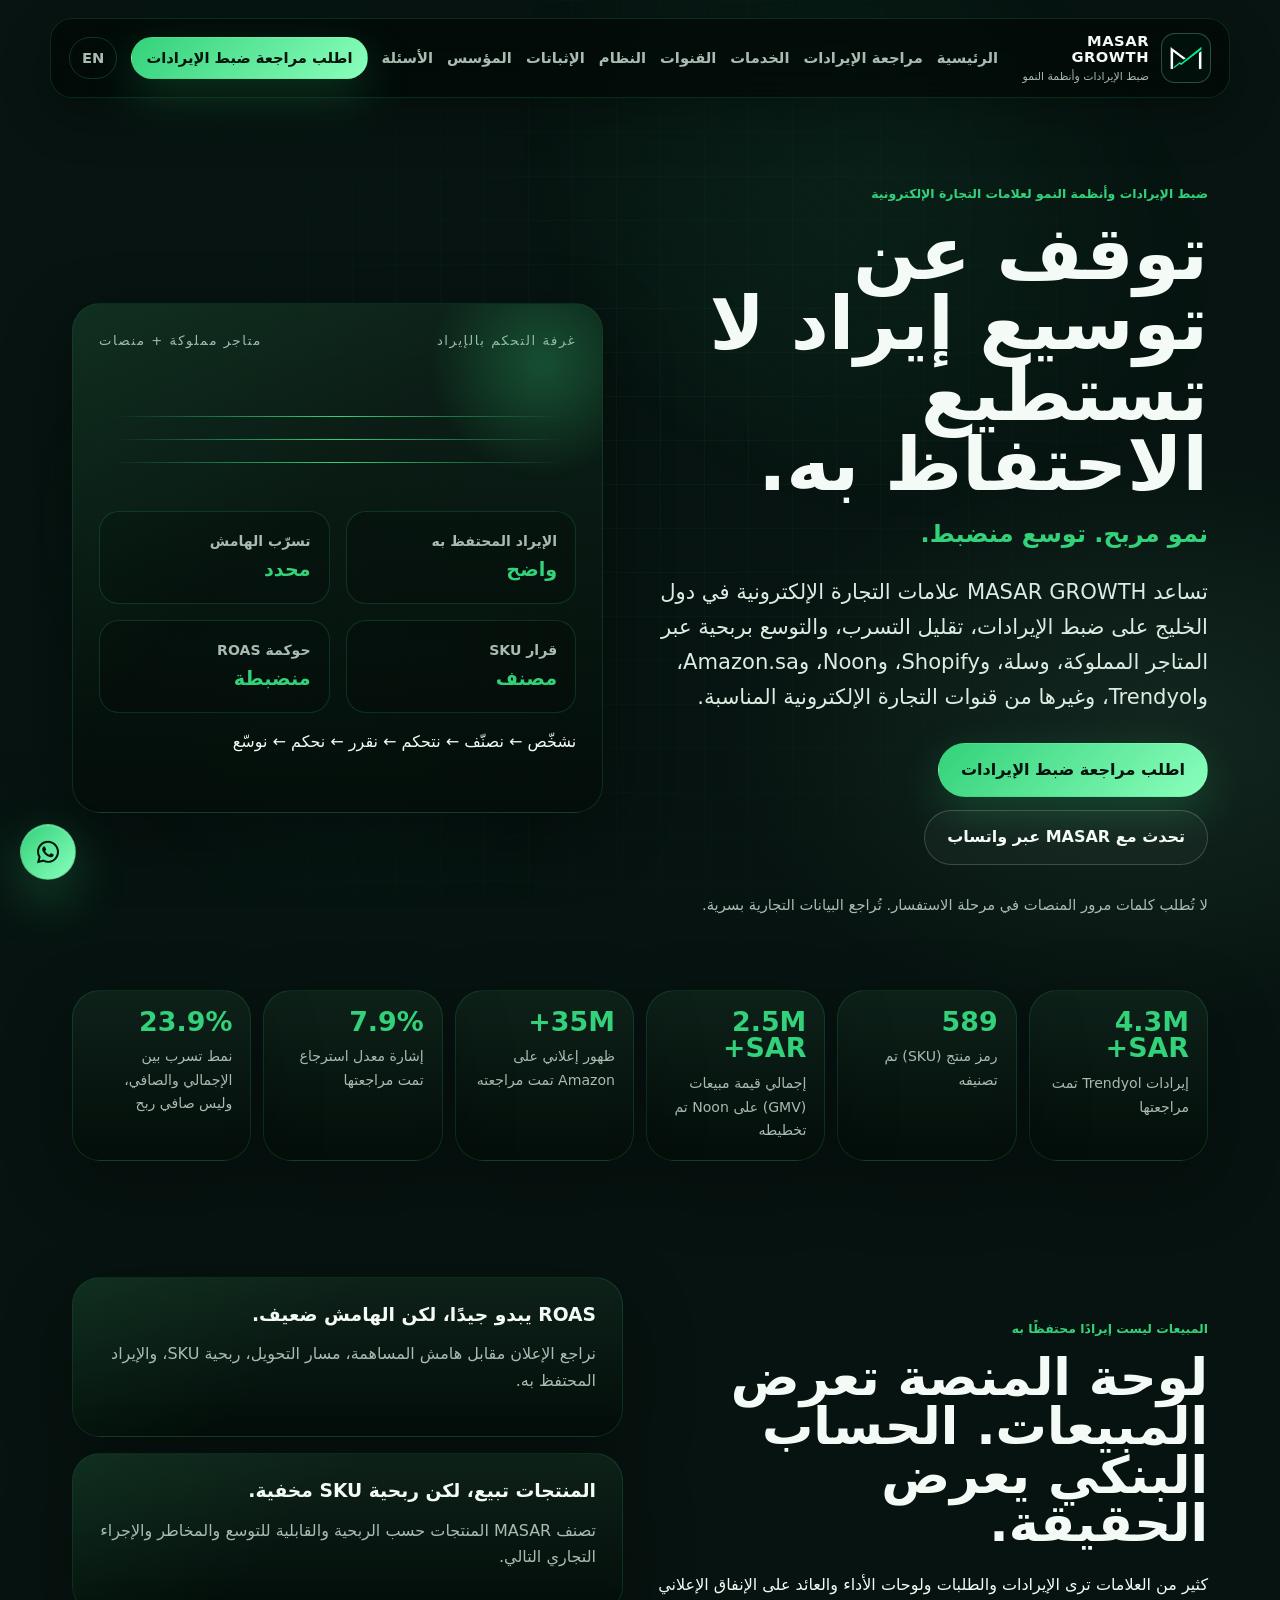
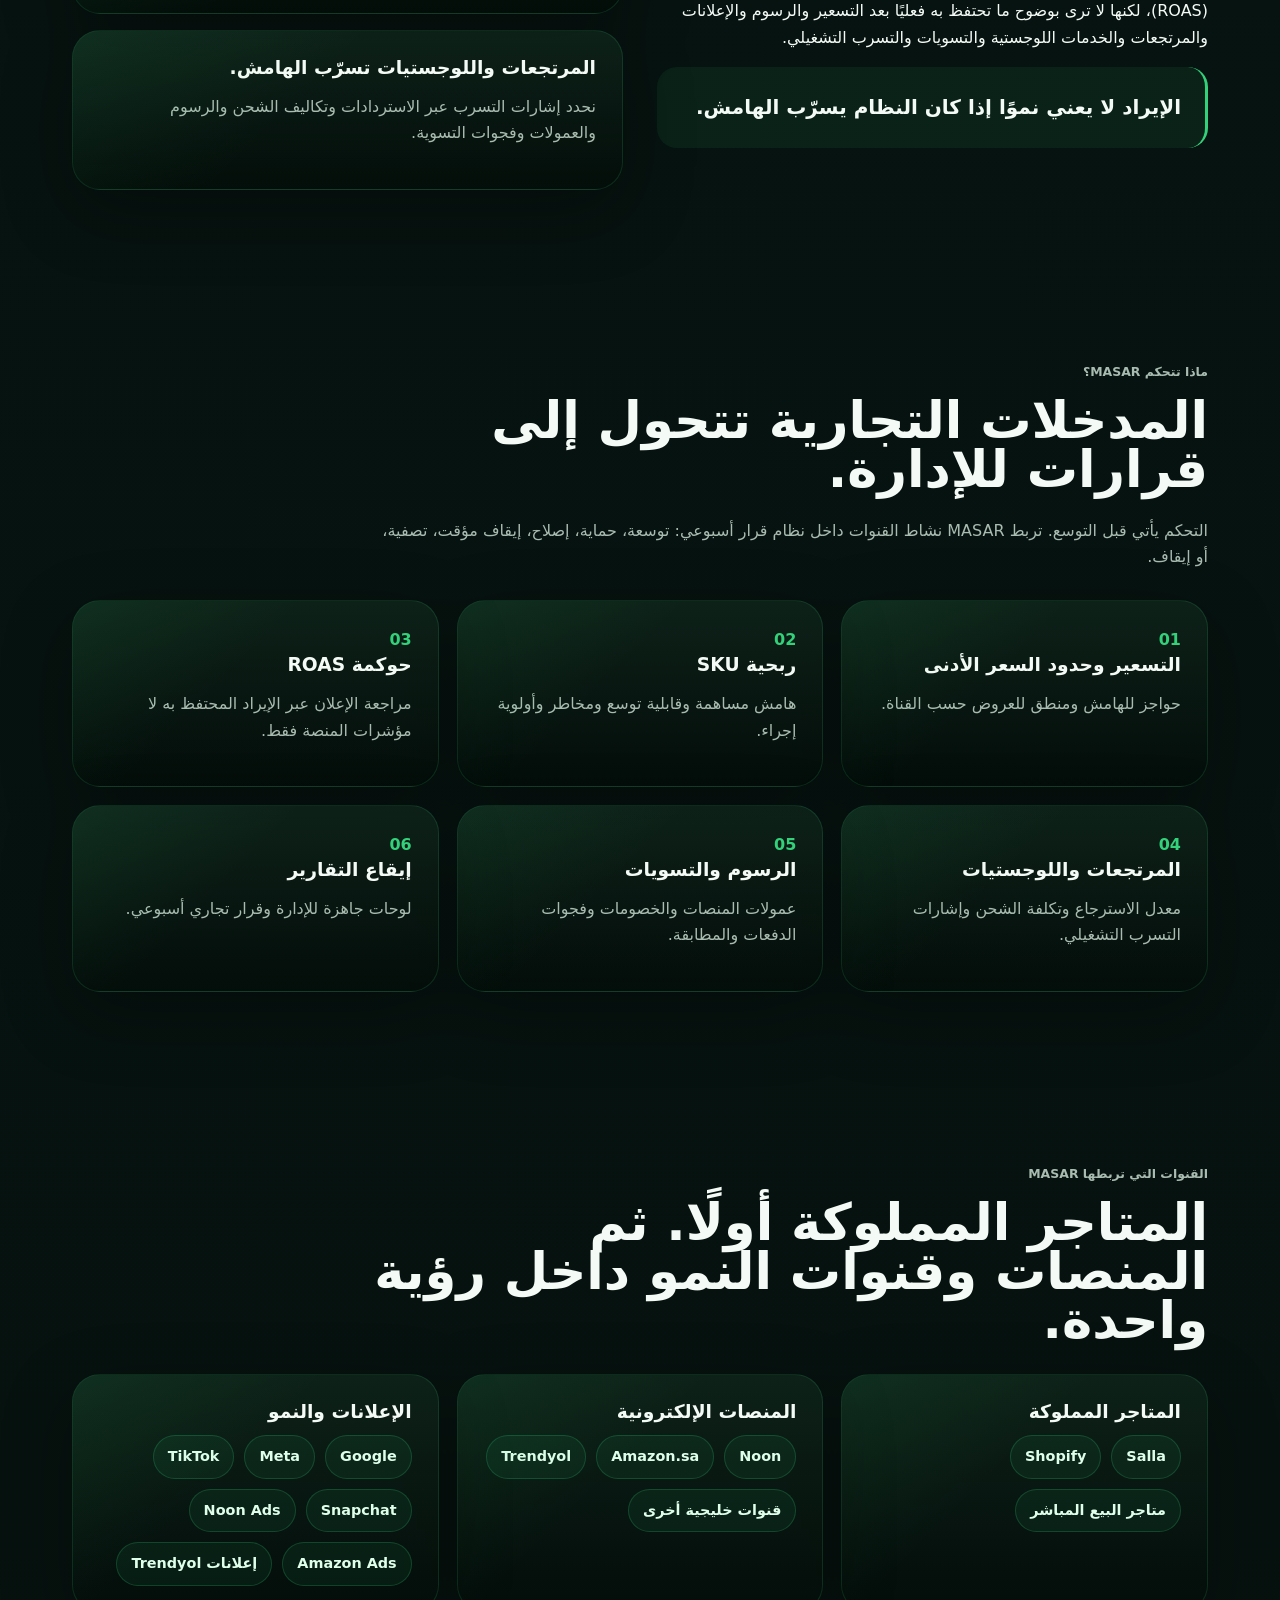
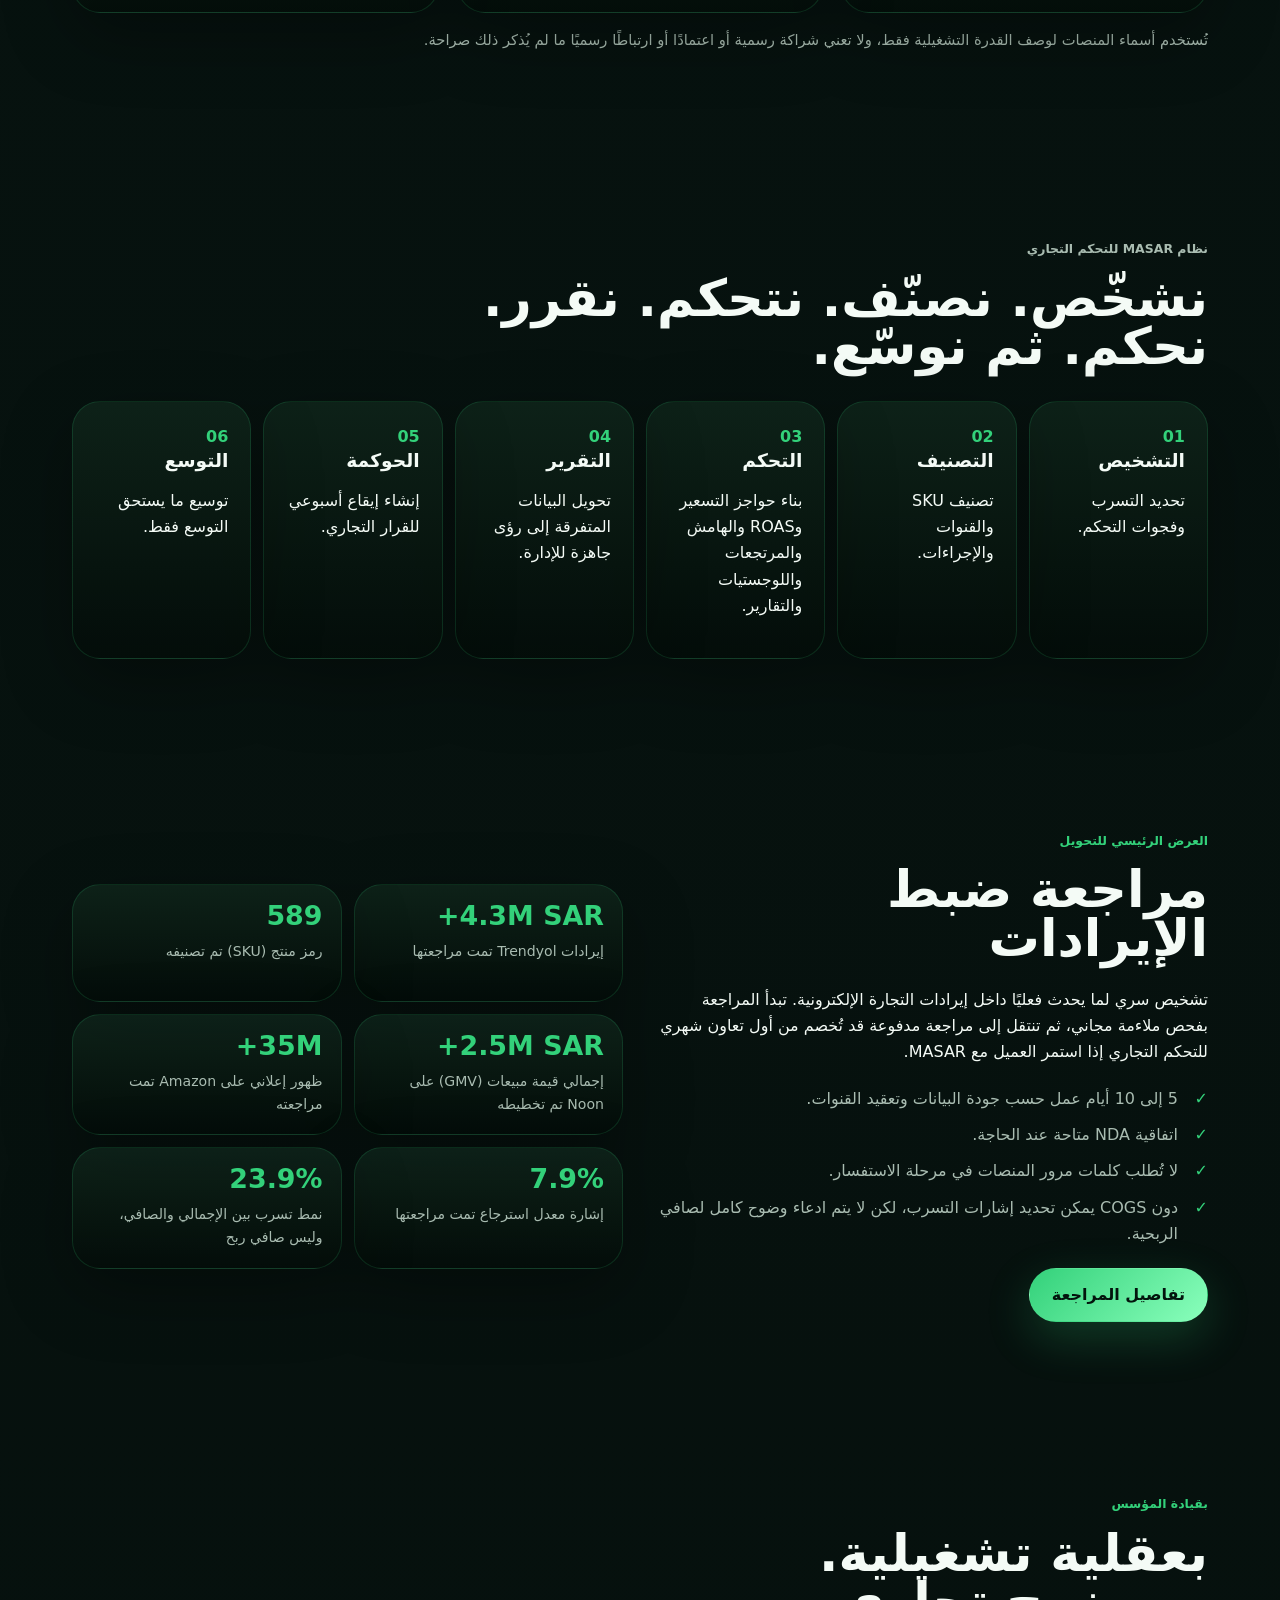
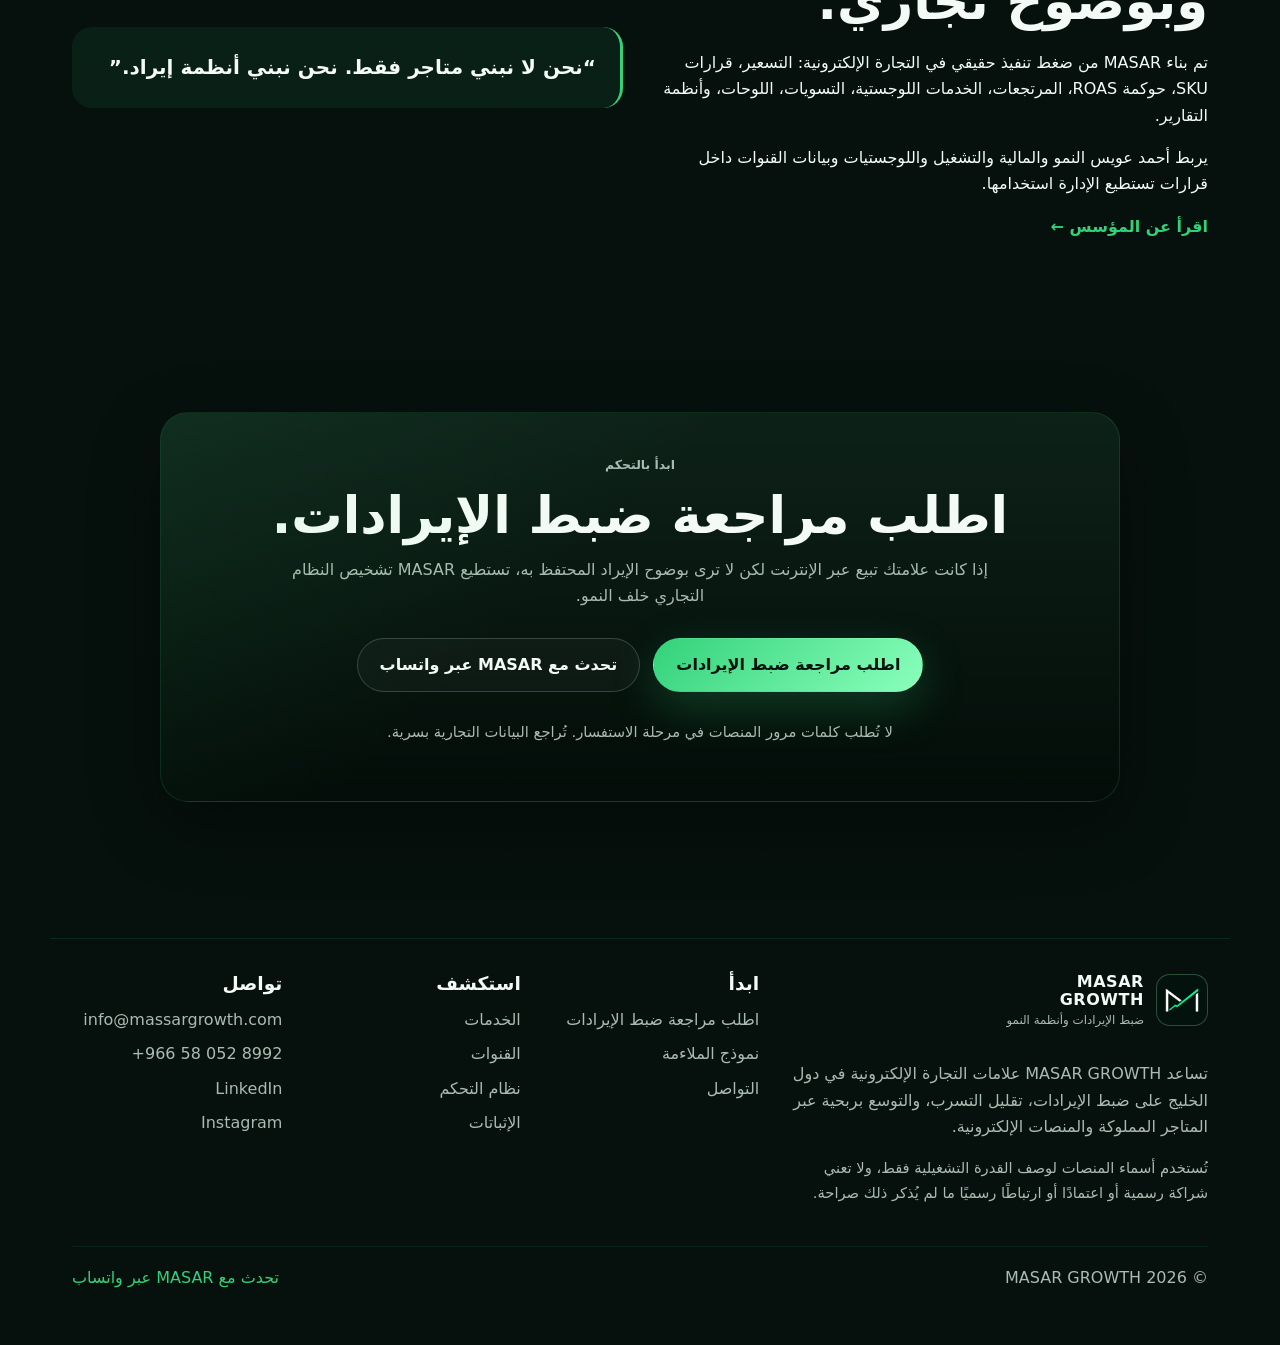
<file: ar/index.html>
<!DOCTYPE html>
<html dir="rtl" lang="ar"><head><meta charset="utf-8"/><meta content="width=device-width,initial-scale=1" name="viewport"/><title>MASAR GROWTH | ضبط الإيرادات وأنظمة النمو لعلامات التجارة الإلكترونية</title><meta content="ضبط الإيرادات وأنظمة النمو لعلامات التجارة الإلكترونية في دول الخليج عبر المتاجر المملوكة والمنصات الإلكترونية." name="description"/><meta content="ضبط إيرادات التجارة الإلكترونية, أنظمة نمو التجارة الإلكترونية, استشارات تجارة إلكترونية السعودية, ربحية المتاجر الإلكترونية, التحكم التجاري, إدارة متجر سلة, مستشار سلة, إدارة متجر شوبيفاي, إدارة متجر نون, إدارة متجر أمازون السعودية, نمو ترينديول السعودية, تحليل العائد على الإنفاق الإعلاني, ربحية SKU, تسرّب الهامش, أنظمة الإيراد للتجارة الإلكترونية" name="keywords"/><link href="https://massargrowth.com/ar/" rel="canonical"/><link href="https://massargrowth.com/" hreflang="en" rel="alternate"/><link href="https://massargrowth.com/ar/" hreflang="ar" rel="alternate"/><link href="https://massargrowth.com/" hreflang="x-default" rel="alternate"/><meta content="website" property="og:type"/><meta content="MASAR GROWTH | ضبط الإيرادات وأنظمة النمو لعلامات التجارة الإلكترونية" property="og:title"/><meta content="ضبط الإيرادات وأنظمة النمو لعلامات التجارة الإلكترونية في دول الخليج عبر المتاجر المملوكة والمنصات الإلكترونية." property="og:description"/><meta content="https://massargrowth.com/ar/" property="og:url"/><meta content="https://massargrowth.com/assets/img/og-image.png" property="og:image"/><meta content="summary_large_image" name="twitter:card"/><link href="/assets/img/favicon-32.png" rel="icon"/><link href="/assets/img/apple-touch-icon.png" rel="apple-touch-icon"/><link href="/assets/manifest.webmanifest" rel="manifest"/><link href="/assets/css/styles.css" rel="stylesheet"/><script type="application/ld+json">{"@context": "https://schema.org", "@type": "Organization", "name": "MASAR GROWTH", "url": "https://massargrowth.com", "logo": "https://massargrowth.com/assets/img/logo-512.png", "email": "info@massargrowth.com", "telephone": "+966 58 052 8992", "sameAs": ["https://www.linkedin.com/company/masargrowth/", "https://www.instagram.com/masar_growth", "https://x.com/MASARGROWTH", "https://www.facebook.com/MASARGROWTH"]}</script></head><body class="home lang-ar"><div aria-hidden="true" class="bg-grid"></div><header class="site-header" data-header="">
<a aria-label="MASAR GROWTH home" class="brand" href="/ar/"><img alt="MASAR GROWTH logo" height="44" src="/assets/img/logo.png" width="44"/><span><strong>MASAR<br/>GROWTH</strong><small>ضبط الإيرادات وأنظمة النمو</small></span></a>
<button aria-label="Toggle navigation" class="nav-toggle" data-nav-toggle=""><span></span><span></span><span></span></button>
<nav class="site-nav" data-nav=""><a href="/ar/">الرئيسية</a><a href="/ar/revenue-control-review/">مراجعة الإيرادات</a><a href="/ar/services/">الخدمات</a><a href="/ar/platforms/">القنوات</a><a href="/ar/system/">النظام</a><a href="/ar/proof/">الإثباتات</a><a href="/ar/founder/">المؤسس</a><a href="/ar/faq/">الأسئلة</a><a class="btn btn-small btn-primary" href="/ar/revenue-control-review/">اطلب مراجعة ضبط الإيرادات</a><a class="lang-switch" href="/">EN</a></nav>
</header><main><section class="hero home-hero"><div class="hero-copy" data-reveal=""><p class="kicker">ضبط الإيرادات وأنظمة النمو لعلامات التجارة الإلكترونية</p><h1>توقف عن توسيع إيراد لا تستطيع الاحتفاظ به.</h1><p class="strapline">نمو مربح. توسع منضبط.</p><p class="lead">تساعد MASAR GROWTH علامات التجارة الإلكترونية في دول الخليج على ضبط الإيرادات، تقليل التسرب، والتوسع بربحية عبر المتاجر المملوكة، وسلة، وShopify، وNoon، وAmazon.sa، وTrendyol، وغيرها من قنوات التجارة الإلكترونية المناسبة.</p><div class="btn-row"><a class="btn btn-primary" href="/ar/revenue-control-review/">اطلب مراجعة ضبط الإيرادات</a><a class="btn btn-secondary" href="https://wa.me/966580528992">تحدث مع MASAR عبر واتساب</a></div><p class="microcopy">لا تُطلب كلمات مرور المنصات في مرحلة الاستفسار. تُراجع البيانات التجارية بسرية.</p></div><div class="control-room" data-reveal=""><div class="orb"></div><div class="dash-head"><span>غرفة التحكم بالإيراد</span><span>متاجر مملوكة + منصات</span></div><div class="signal-lines"><span></span><span></span><span></span></div><div class="dashboard-grid"><div><b>الإيراد المحتفظ به</b><strong>واضح</strong></div><div><b>تسرّب الهامش</b><strong>محدد</strong></div><div><b>قرار SKU</b><strong>مصنف</strong></div><div><b>حوكمة ROAS</b><strong>منضبطة</strong></div></div><p>نشخّص ← نصنّف ← نتحكم ← نقرر ← نحكم ← نوسّع</p></div></section><div class="proof-strip" data-reveal=""><div class="metric-card"><strong data-counter="">4.3M SAR+</strong><span>إيرادات Trendyol تمت مراجعتها</span></div><div class="metric-card"><strong data-counter="">589</strong><span>رمز منتج (SKU) تم تصنيفه</span></div><div class="metric-card"><strong data-counter="">2.5M SAR+</strong><span>إجمالي قيمة مبيعات (GMV) على Noon تم تخطيطه</span></div><div class="metric-card"><strong data-counter="">35M+</strong><span>ظهور إعلاني على Amazon تمت مراجعته</span></div><div class="metric-card"><strong data-counter="">7.9%</strong><span>إشارة معدل استرجاع تمت مراجعتها</span></div><div class="metric-card"><strong data-counter="">23.9%</strong><span>نمط تسرب بين الإجمالي والصافي، وليس صافي ربح</span></div></div><section class="section split"><div data-reveal=""><p class="kicker">المبيعات ليست إيرادًا محتفظًا به</p><h2>لوحة المنصة تعرض المبيعات. الحساب البنكي يعرض الحقيقة.</h2><p>كثير من العلامات ترى الإيرادات والطلبات ولوحات الأداء والعائد على الإنفاق الإعلاني (ROAS)، لكنها لا ترى بوضوح ما تحتفظ به فعليًا بعد التسعير والرسوم والإعلانات والمرتجعات والخدمات اللوجستية والتسويات والتسرب التشغيلي.</p><div class="quote-card">الإيراد لا يعني نموًا إذا كان النظام يسرّب الهامش.</div></div><div class="card-stack" data-reveal=""><article class="card"><h3>ROAS يبدو جيدًا، لكن الهامش ضعيف.</h3><p>نراجع الإعلان مقابل هامش المساهمة، مسار التحويل، ربحية SKU، والإيراد المحتفظ به.</p></article><article class="card"><h3>المنتجات تبيع، لكن ربحية SKU مخفية.</h3><p>تصنف MASAR المنتجات حسب الربحية والقابلية للتوسع والمخاطر والإجراء التجاري التالي.</p></article><article class="card"><h3>المرتجعات واللوجستيات تسرّب الهامش.</h3><p>نحدد إشارات التسرب عبر الاستردادات وتكاليف الشحن والرسوم والعمولات وفجوات التسوية.</p></article></div></section><section class="section"><div class="section-head" data-reveal=""><p class="kicker">ماذا تتحكم MASAR؟</p><h2>المدخلات التجارية تتحول إلى قرارات للإدارة.</h2><p>التحكم يأتي قبل التوسع. تربط MASAR نشاط القنوات داخل نظام قرار أسبوعي: توسعة، حماية، إصلاح، إيقاف مؤقت، تصفية، أو إيقاف.</p></div><div class="control-map" data-reveal=""><article class="card mini"><span>01</span><h3>التسعير وحدود السعر الأدنى</h3><p>حواجز للهامش ومنطق للعروض حسب القناة.</p></article><article class="card mini"><span>02</span><h3>ربحية SKU</h3><p>هامش مساهمة وقابلية توسع ومخاطر وأولوية إجراء.</p></article><article class="card mini"><span>03</span><h3>حوكمة ROAS</h3><p>مراجعة الإعلان عبر الإيراد المحتفظ به لا مؤشرات المنصة فقط.</p></article><article class="card mini"><span>04</span><h3>المرتجعات واللوجستيات</h3><p>معدل الاسترجاع وتكلفة الشحن وإشارات التسرب التشغيلي.</p></article><article class="card mini"><span>05</span><h3>الرسوم والتسويات</h3><p>عمولات المنصات والخصومات وفجوات الدفعات والمطابقة.</p></article><article class="card mini"><span>06</span><h3>إيقاع التقارير</h3><p>لوحات جاهزة للإدارة وقرار تجاري أسبوعي.</p></article></div></section><section class="section platform-board"><div class="section-head" data-reveal=""><p class="kicker">القنوات التي تربطها MASAR</p><h2>المتاجر المملوكة أولًا. ثم المنصات وقنوات النمو داخل رؤية واحدة.</h2></div><div class="platform-columns" data-reveal=""><article class="card"><h3>المتاجر المملوكة</h3><div class="pill-row"><span>Salla</span><span>Shopify</span><span>متاجر البيع المباشر</span></div></article><article class="card"><h3>المنصات الإلكترونية</h3><div class="pill-row"><span>Noon</span><span>Amazon.sa</span><span>Trendyol</span><span>قنوات خليجية أخرى</span></div></article><article class="card"><h3>الإعلانات والنمو</h3><div class="pill-row"><span>Google</span><span>Meta</span><span>TikTok</span><span>Snapchat</span><span>Noon Ads</span><span>Amazon Ads</span><span>إعلانات Trendyol</span></div></article></div><p class="fineprint">تُستخدم أسماء المنصات لوصف القدرة التشغيلية فقط، ولا تعني شراكة رسمية أو اعتمادًا أو ارتباطًا رسميًا ما لم يُذكر ذلك صراحة.</p></section><section class="section system-section"><div class="section-head" data-reveal=""><p class="kicker">نظام MASAR للتحكم التجاري</p><h2>نشخّص. نصنّف. نتحكم. نقرر. نحكم. ثم نوسّع.</h2></div><div class="process" data-reveal=""><article class="step"><span>01</span><h3>التشخيص</h3><p>تحديد التسرب وفجوات التحكم.</p></article><article class="step"><span>02</span><h3>التصنيف</h3><p>تصنيف SKU والقنوات والإجراءات.</p></article><article class="step"><span>03</span><h3>التحكم</h3><p>بناء حواجز التسعير وROAS والهامش والمرتجعات واللوجستيات والتقارير.</p></article><article class="step"><span>04</span><h3>التقرير</h3><p>تحويل البيانات المتفرقة إلى رؤى جاهزة للإدارة.</p></article><article class="step"><span>05</span><h3>الحوكمة</h3><p>إنشاء إيقاع أسبوعي للقرار التجاري.</p></article><article class="step"><span>06</span><h3>التوسع</h3><p>توسيع ما يستحق التوسع فقط.</p></article></div></section><section class="section split"><div data-reveal=""><p class="kicker">العرض الرئيسي للتحويل</p><h2>مراجعة ضبط الإيرادات</h2><p>تشخيص سري لما يحدث فعليًا داخل إيرادات التجارة الإلكترونية. تبدأ المراجعة بفحص ملاءمة مجاني، ثم تنتقل إلى مراجعة مدفوعة قد تُخصم من أول تعاون شهري للتحكم التجاري إذا استمر العميل مع MASAR.</p><ul class="check-list"><li>5 إلى 10 أيام عمل حسب جودة البيانات وتعقيد القنوات.</li><li>اتفاقية NDA متاحة عند الحاجة.</li><li>لا تُطلب كلمات مرور المنصات في مرحلة الاستفسار.</li><li>دون COGS يمكن تحديد إشارات التسرب، لكن لا يتم ادعاء وضوح كامل لصافي الربحية.</li></ul><a class="btn btn-primary" href="/ar/revenue-control-review/">تفاصيل المراجعة</a></div><div data-reveal=""><div class="proof-strip" data-reveal=""><div class="metric-card"><strong data-counter="">4.3M SAR+</strong><span>إيرادات Trendyol تمت مراجعتها</span></div><div class="metric-card"><strong data-counter="">589</strong><span>رمز منتج (SKU) تم تصنيفه</span></div><div class="metric-card"><strong data-counter="">2.5M SAR+</strong><span>إجمالي قيمة مبيعات (GMV) على Noon تم تخطيطه</span></div><div class="metric-card"><strong data-counter="">35M+</strong><span>ظهور إعلاني على Amazon تمت مراجعته</span></div><div class="metric-card"><strong data-counter="">7.9%</strong><span>إشارة معدل استرجاع تمت مراجعتها</span></div><div class="metric-card"><strong data-counter="">23.9%</strong><span>نمط تسرب بين الإجمالي والصافي، وليس صافي ربح</span></div></div></div></section><section class="section split founder-strip"><div data-reveal=""><p class="kicker">بقيادة المؤسس</p><h2>بعقلية تشغيلية. وبوضوح تجاري.</h2><p>تم بناء MASAR من ضغط تنفيذ حقيقي في التجارة الإلكترونية: التسعير، قرارات SKU، حوكمة ROAS، المرتجعات، الخدمات اللوجستية، التسويات، اللوحات، وأنظمة التقارير.</p><p>يربط أحمد عويس النمو والمالية والتشغيل واللوجستيات وبيانات القنوات داخل قرارات تستطيع الإدارة استخدامها.</p><a class="text-link" href="/ar/founder/">اقرأ عن المؤسس ←</a></div><div class="quote-card" data-reveal="">“نحن لا نبني متاجر فقط. نحن نبني أنظمة إيراد.”</div></section><section class="section final-cta" data-reveal=""><div class="cta-panel"><p class="kicker">ابدأ بالتحكم</p><h2>اطلب مراجعة ضبط الإيرادات.</h2><p>إذا كانت علامتك تبيع عبر الإنترنت لكن لا ترى بوضوح الإيراد المحتفظ به، تستطيع MASAR تشخيص النظام التجاري خلف النمو.</p><div class="btn-row"><a class="btn btn-primary" href="/ar/revenue-control-review/">اطلب مراجعة ضبط الإيرادات</a><a class="btn btn-secondary" href="https://wa.me/966580528992">تحدث مع MASAR عبر واتساب</a></div><p class="microcopy">لا تُطلب كلمات مرور المنصات في مرحلة الاستفسار. تُراجع البيانات التجارية بسرية.</p></div></section></main><footer class="site-footer"><div class="footer-grid"><div><a class="brand footer-brand" href="/ar/"><img alt="MASAR GROWTH logo" height="44" src="/assets/img/logo.png" width="44"/><span><strong>MASAR<br/>GROWTH</strong><small>ضبط الإيرادات وأنظمة النمو</small></span></a><p>تساعد MASAR GROWTH علامات التجارة الإلكترونية في دول الخليج على ضبط الإيرادات، تقليل التسرب، والتوسع بربحية عبر المتاجر المملوكة والمنصات الإلكترونية.</p><p class="fineprint">تُستخدم أسماء المنصات لوصف القدرة التشغيلية فقط، ولا تعني شراكة رسمية أو اعتمادًا أو ارتباطًا رسميًا ما لم يُذكر ذلك صراحة.</p></div><div><h3>ابدأ</h3><a href="/ar/revenue-control-review/">اطلب مراجعة ضبط الإيرادات</a><a href="/ar/apply/">نموذج الملاءمة</a><a href="/ar/contact/">التواصل</a></div><div><h3>استكشف</h3><a href="/ar/services/">الخدمات</a><a href="/ar/platforms/">القنوات</a><a href="/ar/system/">نظام التحكم</a><a href="/ar/proof/">الإثباتات</a></div><div><h3>تواصل</h3><a href="mailto:info@massargrowth.com">info@massargrowth.com</a><a href="https://wa.me/966580528992"><bdi dir="ltr">+966 58 052 8992</bdi></a><a href="https://www.linkedin.com/company/masargrowth/">LinkedIn</a><a href="https://www.instagram.com/masar_growth">Instagram</a></div></div><div class="footer-bottom"><span>© 2026 MASAR GROWTH</span><a class="whatsapp-link" href="https://wa.me/966580528992">تحدث مع MASAR عبر واتساب</a></div></footer><a aria-label="تواصل مع MASAR GROWTH على واتساب" class="whatsapp-float" href="https://wa.me/966580528992"></a><script defer="" src="/assets/js/main.js"></script></body></html>
</file>
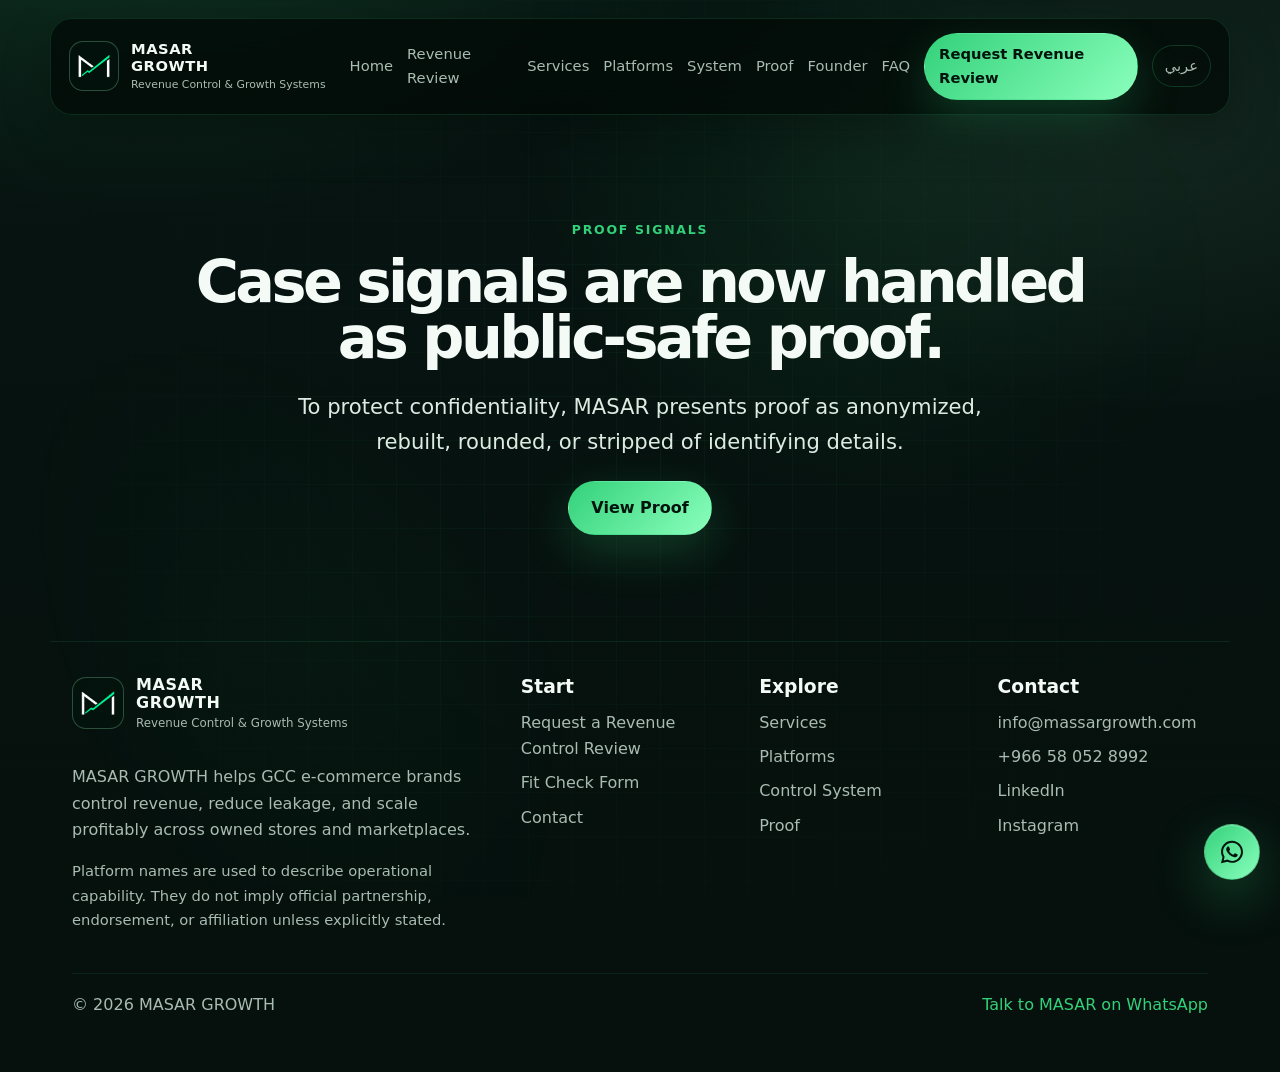
<file: case-studies/index.html>
<!DOCTYPE html>
<html dir="ltr" lang="en"><head><meta charset="utf-8"/><meta content="width=device-width,initial-scale=1" name="viewport"/><title>Public-safe Proof Signals | MASAR GROWTH</title><meta content="MASAR case signals are anonymized and framed as proof of method, discipline, and decision visibility." name="description"/><meta content="E-commerce revenue control, Ecommerce consulting GCC, E-commerce growth systems, Marketplace management GCC, Salla growth consultant, Shopify ecommerce consultant, Marketplace profitability consultant, ROAS governance, SKU profitability analysis, Pricing and profitability systems, Ecommerce revenue systems, Multi-channel ecommerce growth" name="keywords"/><link href="https://massargrowth.com/case-studies/" rel="canonical"/><link href="https://massargrowth.com/case-studies/" hreflang="en" rel="alternate"/><link href="https://massargrowth.com/ar/case-studies/" hreflang="ar" rel="alternate"/><link href="https://massargrowth.com/" hreflang="x-default" rel="alternate"/><meta content="website" property="og:type"/><meta content="Public-safe Proof Signals | MASAR GROWTH" property="og:title"/><meta content="MASAR case signals are anonymized and framed as proof of method, discipline, and decision visibility." property="og:description"/><meta content="https://massargrowth.com/case-studies/" property="og:url"/><meta content="https://massargrowth.com/assets/img/og-image.png" property="og:image"/><meta content="summary_large_image" name="twitter:card"/><link href="/assets/img/favicon-32.png" rel="icon"/><link href="/assets/img/apple-touch-icon.png" rel="apple-touch-icon"/><link href="/assets/manifest.webmanifest" rel="manifest"/><link href="/assets/css/styles.css" rel="stylesheet"/><script type="application/ld+json">{"@context": "https://schema.org", "@type": "Organization", "name": "MASAR GROWTH", "url": "https://massargrowth.com", "logo": "https://massargrowth.com/assets/img/logo-512.png", "email": "info@massargrowth.com", "telephone": "+966 58 052 8992", "sameAs": ["https://www.linkedin.com/company/masargrowth/", "https://www.instagram.com/masar_growth", "https://x.com/MASARGROWTH", "https://www.facebook.com/MASARGROWTH"]}</script></head><body class="lang-en"><div aria-hidden="true" class="bg-grid"></div><header class="site-header" data-header="">
<a aria-label="MASAR GROWTH home" class="brand" href="/"><img alt="MASAR GROWTH logo" height="44" src="/assets/img/logo.png" width="44"/><span><strong>MASAR<br/>GROWTH</strong><small>Revenue Control &amp; Growth Systems</small></span></a>
<button aria-label="Toggle navigation" class="nav-toggle" data-nav-toggle=""><span></span><span></span><span></span></button>
<nav class="site-nav" data-nav=""><a href="/">Home</a><a href="/revenue-control-review/">Revenue Review</a><a href="/services/">Services</a><a href="/platforms/">Platforms</a><a href="/system/">System</a><a href="/proof/">Proof</a><a href="/founder/">Founder</a><a href="/faq/">FAQ</a><a class="btn btn-small btn-primary" href="/revenue-control-review/">Request Revenue Review</a><a class="lang-switch" href="/ar/case-studies/">عربي</a></nav>
</header><main><section class="hero compact"><p class="kicker">Proof signals</p><h1>Case signals are now handled as public-safe proof.</h1><p class="lead">To protect confidentiality, MASAR presents proof as anonymized, rebuilt, rounded, or stripped of identifying details.</p><a class="btn btn-primary" href="/proof/">View Proof</a></section></main><footer class="site-footer"><div class="footer-grid"><div><a class="brand footer-brand" href="/"><img alt="MASAR GROWTH logo" height="44" src="/assets/img/logo.png" width="44"/><span><strong>MASAR<br/>GROWTH</strong><small>Revenue Control &amp; Growth Systems</small></span></a><p>MASAR GROWTH helps GCC e-commerce brands control revenue, reduce leakage, and scale profitably across owned stores and marketplaces.</p><p class="fineprint">Platform names are used to describe operational capability. They do not imply official partnership, endorsement, or affiliation unless explicitly stated.</p></div><div><h3>Start</h3><a href="/revenue-control-review/">Request a Revenue Control Review</a><a href="/apply/">Fit Check Form</a><a href="/contact/">Contact</a></div><div><h3>Explore</h3><a href="/services/">Services</a><a href="/platforms/">Platforms</a><a href="/system/">Control System</a><a href="/proof/">Proof</a></div><div><h3>Contact</h3><a href="mailto:info@massargrowth.com">info@massargrowth.com</a><a href="https://wa.me/966580528992"><bdi dir="ltr">+966 58 052 8992</bdi></a><a href="https://www.linkedin.com/company/masargrowth/">LinkedIn</a><a href="https://www.instagram.com/masar_growth">Instagram</a></div></div><div class="footer-bottom"><span>© 2026 MASAR GROWTH</span><a class="whatsapp-link" href="https://wa.me/966580528992">Talk to MASAR on WhatsApp</a></div></footer><a aria-label="Talk to MASAR GROWTH on WhatsApp" class="whatsapp-float" href="https://wa.me/966580528992"></a><script defer="" src="/assets/js/main.js"></script></body></html>
</file>
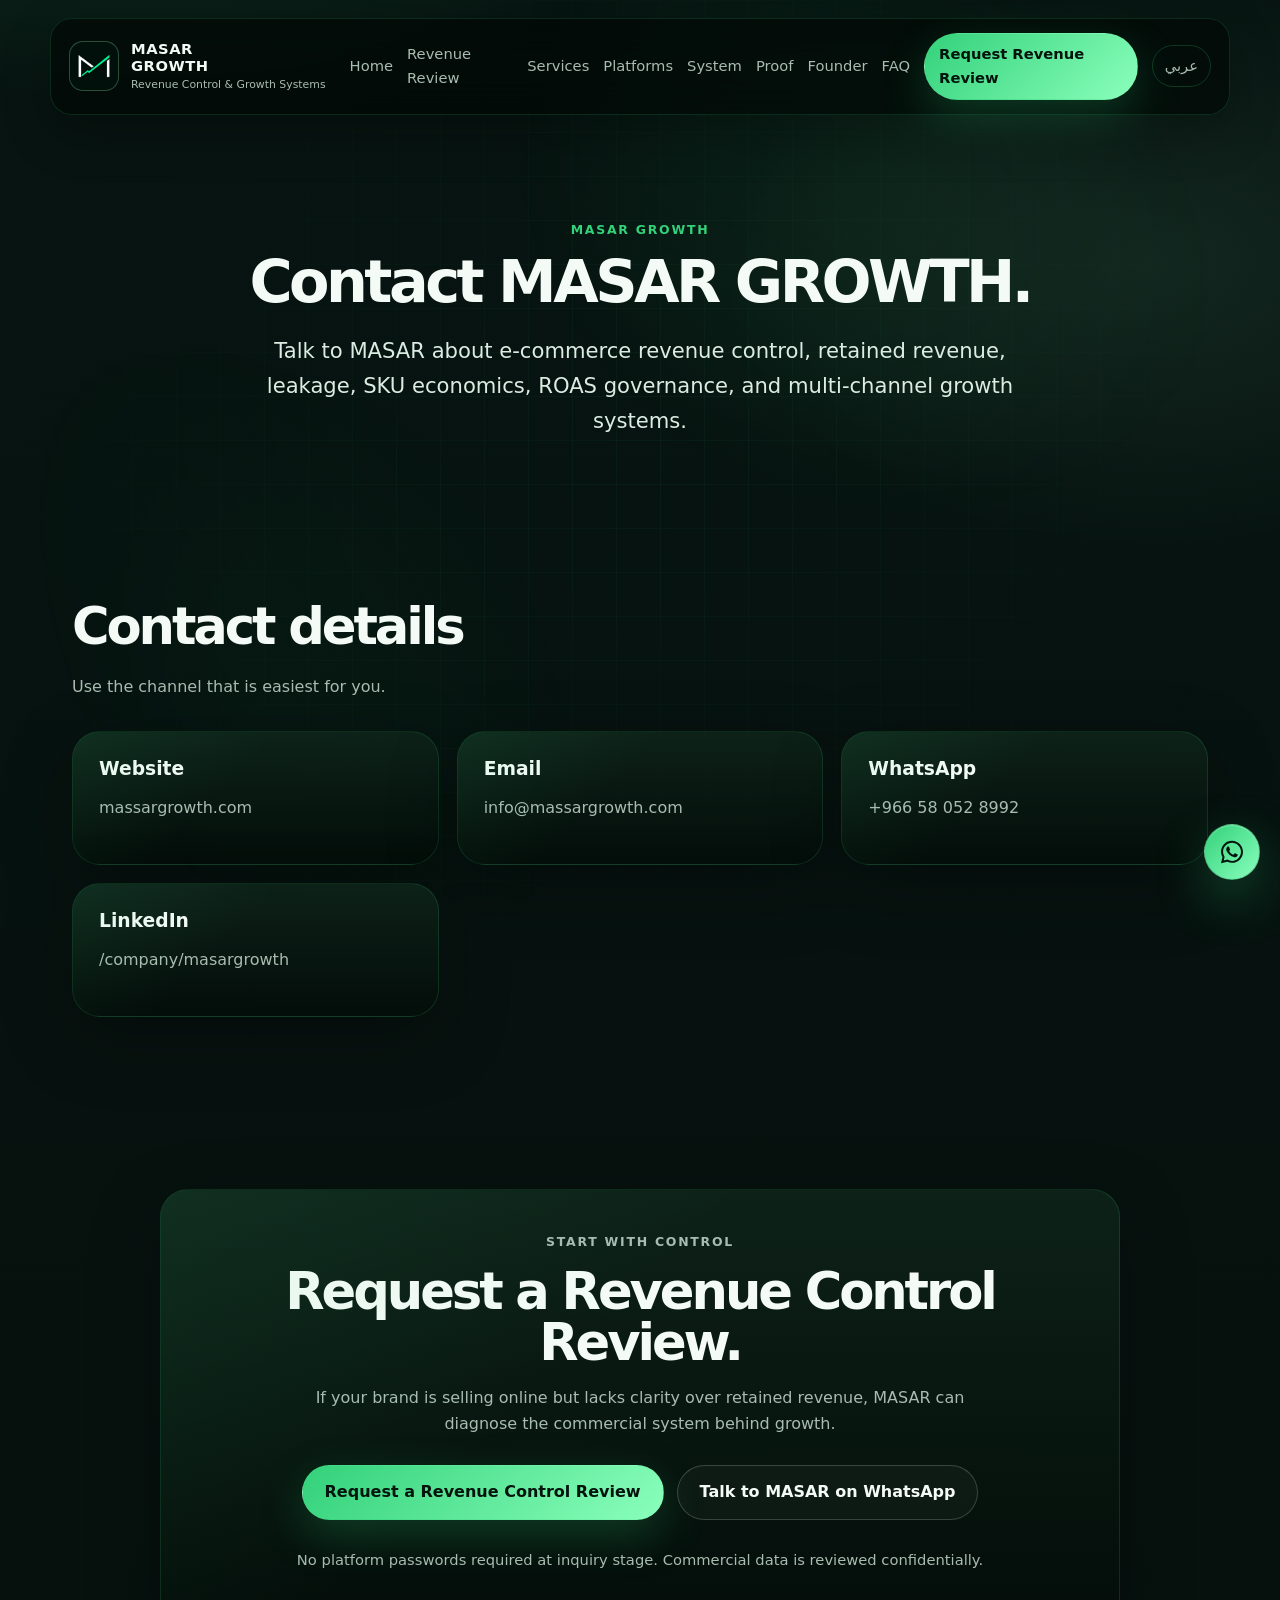
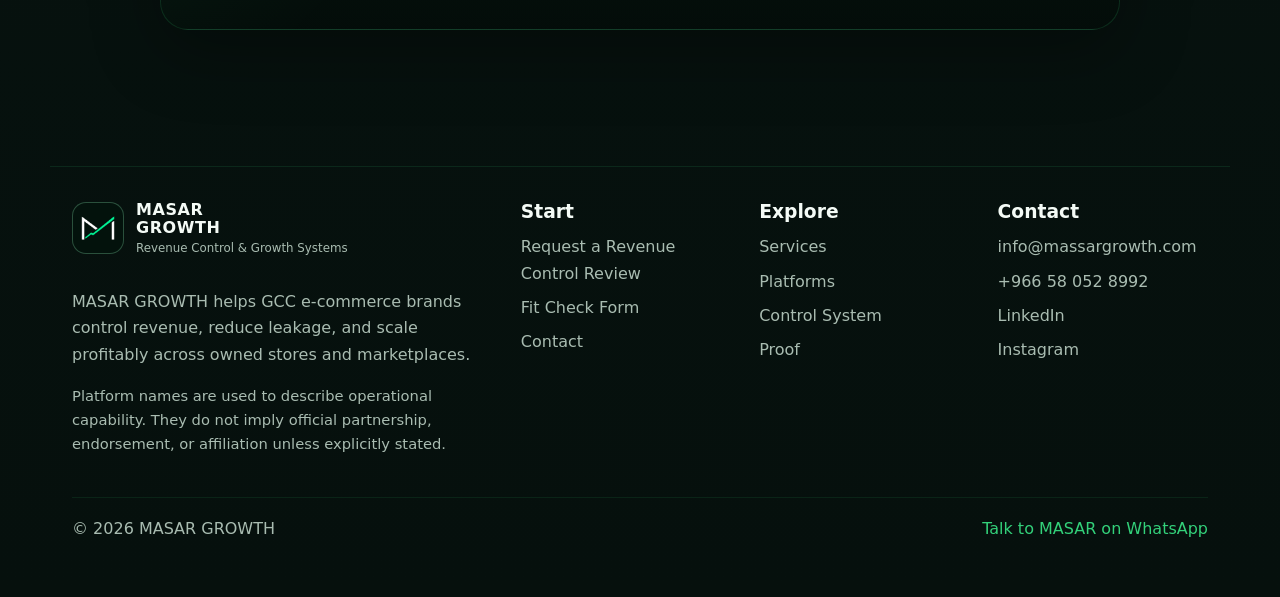
<file: contact/index.html>
<!DOCTYPE html>

<html dir="ltr" lang="en"><head><meta charset="utf-8"/><meta content="width=device-width,initial-scale=1" name="viewport"/><title>Contact MASAR GROWTH | Revenue Control Review</title><meta content="Talk to MASAR about e-commerce revenue control, retained revenue, leakage, SKU economics, ROAS governance, and multi-channel growth systems." name="description"/><meta content="E-commerce revenue control, Ecommerce consulting GCC, E-commerce growth systems, Marketplace management GCC, Salla growth consultant, Shopify ecommerce consultant, Marketplace profitability consultant, ROAS governance, SKU profitability analysis, Pricing and profitability systems, Ecommerce revenue systems, Multi-channel ecommerce growth" name="keywords"/><link href="https://massargrowth.com/contact/" rel="canonical"/><link href="https://massargrowth.com/contact/" hreflang="en" rel="alternate"/><link href="https://massargrowth.com/ar/contact/" hreflang="ar" rel="alternate"/><link href="https://massargrowth.com/" hreflang="x-default" rel="alternate"/><meta content="website" property="og:type"/><meta content="Contact MASAR GROWTH | Revenue Control Review" property="og:title"/><meta content="Talk to MASAR about e-commerce revenue control, retained revenue, leakage, SKU economics, ROAS governance, and multi-channel growth systems." property="og:description"/><meta content="https://massargrowth.com/contact/" property="og:url"/><meta content="https://massargrowth.com/assets/img/og-image.png" property="og:image"/><meta content="summary_large_image" name="twitter:card"/><link href="/assets/img/favicon-32.png" rel="icon"/><link href="/assets/img/apple-touch-icon.png" rel="apple-touch-icon"/><link href="/assets/manifest.webmanifest" rel="manifest"/><link href="/assets/css/styles.css" rel="stylesheet"/><script type="application/ld+json">{"@context": "https://schema.org", "@type": "Organization", "name": "MASAR GROWTH", "url": "https://massargrowth.com", "logo": "https://massargrowth.com/assets/img/logo-512.png", "email": "info@massargrowth.com", "telephone": "+966 58 052 8992", "sameAs": ["https://www.linkedin.com/company/masargrowth/", "https://www.instagram.com/masar_growth", "https://x.com/MASARGROWTH", "https://www.facebook.com/MASARGROWTH"]}</script></head><body class="lang-en"><div aria-hidden="true" class="bg-grid"></div><header class="site-header" data-header="">
<a aria-label="MASAR GROWTH home" class="brand" href="/"><img alt="MASAR GROWTH logo" height="44" src="/assets/img/logo.png" width="44"/><span><strong>MASAR<br/>GROWTH</strong><small>Revenue Control &amp; Growth Systems</small></span></a>
<button aria-label="Toggle navigation" class="nav-toggle" data-nav-toggle=""><span></span><span></span><span></span></button>
<nav class="site-nav" data-nav=""><a href="/">Home</a><a href="/revenue-control-review/">Revenue Review</a><a href="/services/">Services</a><a href="/platforms/">Platforms</a><a href="/system/">System</a><a href="/proof/">Proof</a><a href="/founder/">Founder</a><a href="/faq/">FAQ</a><a class="btn btn-small btn-primary" href="/revenue-control-review/">Request Revenue Review</a><a class="lang-switch" href="/ar/contact/">عربي</a></nav>
</header><main><section class="hero compact"><p class="kicker">MASAR GROWTH</p><h1>Contact MASAR GROWTH.</h1><p class="lead">Talk to MASAR about e-commerce revenue control, retained revenue, leakage, SKU economics, ROAS governance, and multi-channel growth systems.</p></section><section class="section"><div class="section-head"><h2>Contact details</h2><p>Use the channel that is easiest for you.</p></div><div class="control-map"><a class="card contact-card-link" href="https://massargrowth.com/" rel="noopener" target="_blank"><h3>Website</h3><p>massargrowth.com</p></a><a class="card contact-card-link" href="mailto:info@massargrowth.com"><h3>Email</h3><p>info@massargrowth.com</p></a><a class="card contact-card-link" href="https://wa.me/966580528992" rel="noopener" target="_blank"><h3>WhatsApp</h3><p><bdi dir="ltr">+966 58 052 8992</bdi></p></a><a class="card contact-card-link" href="https://www.linkedin.com/company/masargrowth/" rel="noopener" target="_blank"><h3>LinkedIn</h3><p>/company/masargrowth</p></a></div></section><section class="section final-cta" data-reveal=""><div class="cta-panel"><p class="kicker">Start with control</p><h2>Request a Revenue Control Review.</h2><p>If your brand is selling online but lacks clarity over retained revenue, MASAR can diagnose the commercial system behind growth.</p><div class="btn-row"><a class="btn btn-primary" href="/revenue-control-review/">Request a Revenue Control Review</a><a class="btn btn-secondary" href="https://wa.me/966580528992">Talk to MASAR on WhatsApp</a></div><p class="microcopy">No platform passwords required at inquiry stage. Commercial data is reviewed confidentially.</p></div></section></main><footer class="site-footer"><div class="footer-grid"><div><a class="brand footer-brand" href="/"><img alt="MASAR GROWTH logo" height="44" src="/assets/img/logo.png" width="44"/><span><strong>MASAR<br/>GROWTH</strong><small>Revenue Control &amp; Growth Systems</small></span></a><p>MASAR GROWTH helps GCC e-commerce brands control revenue, reduce leakage, and scale profitably across owned stores and marketplaces.</p><p class="fineprint">Platform names are used to describe operational capability. They do not imply official partnership, endorsement, or affiliation unless explicitly stated.</p></div><div><h3>Start</h3><a href="/revenue-control-review/">Request a Revenue Control Review</a><a href="/apply/">Fit Check Form</a><a href="/contact/">Contact</a></div><div><h3>Explore</h3><a href="/services/">Services</a><a href="/platforms/">Platforms</a><a href="/system/">Control System</a><a href="/proof/">Proof</a></div><div><h3>Contact</h3><a href="mailto:info@massargrowth.com">info@massargrowth.com</a><a href="https://wa.me/966580528992"><bdi dir="ltr">+966 58 052 8992</bdi></a><a href="https://www.linkedin.com/company/masargrowth/">LinkedIn</a><a href="https://www.instagram.com/masar_growth">Instagram</a></div></div><div class="footer-bottom"><span>© 2026 MASAR GROWTH</span><a class="whatsapp-link" href="https://wa.me/966580528992">Talk to MASAR on WhatsApp</a></div></footer><a aria-label="Talk to MASAR GROWTH on WhatsApp" class="whatsapp-float" href="https://wa.me/966580528992"></a><script defer="" src="/assets/js/main.js"></script></body></html>
</file>
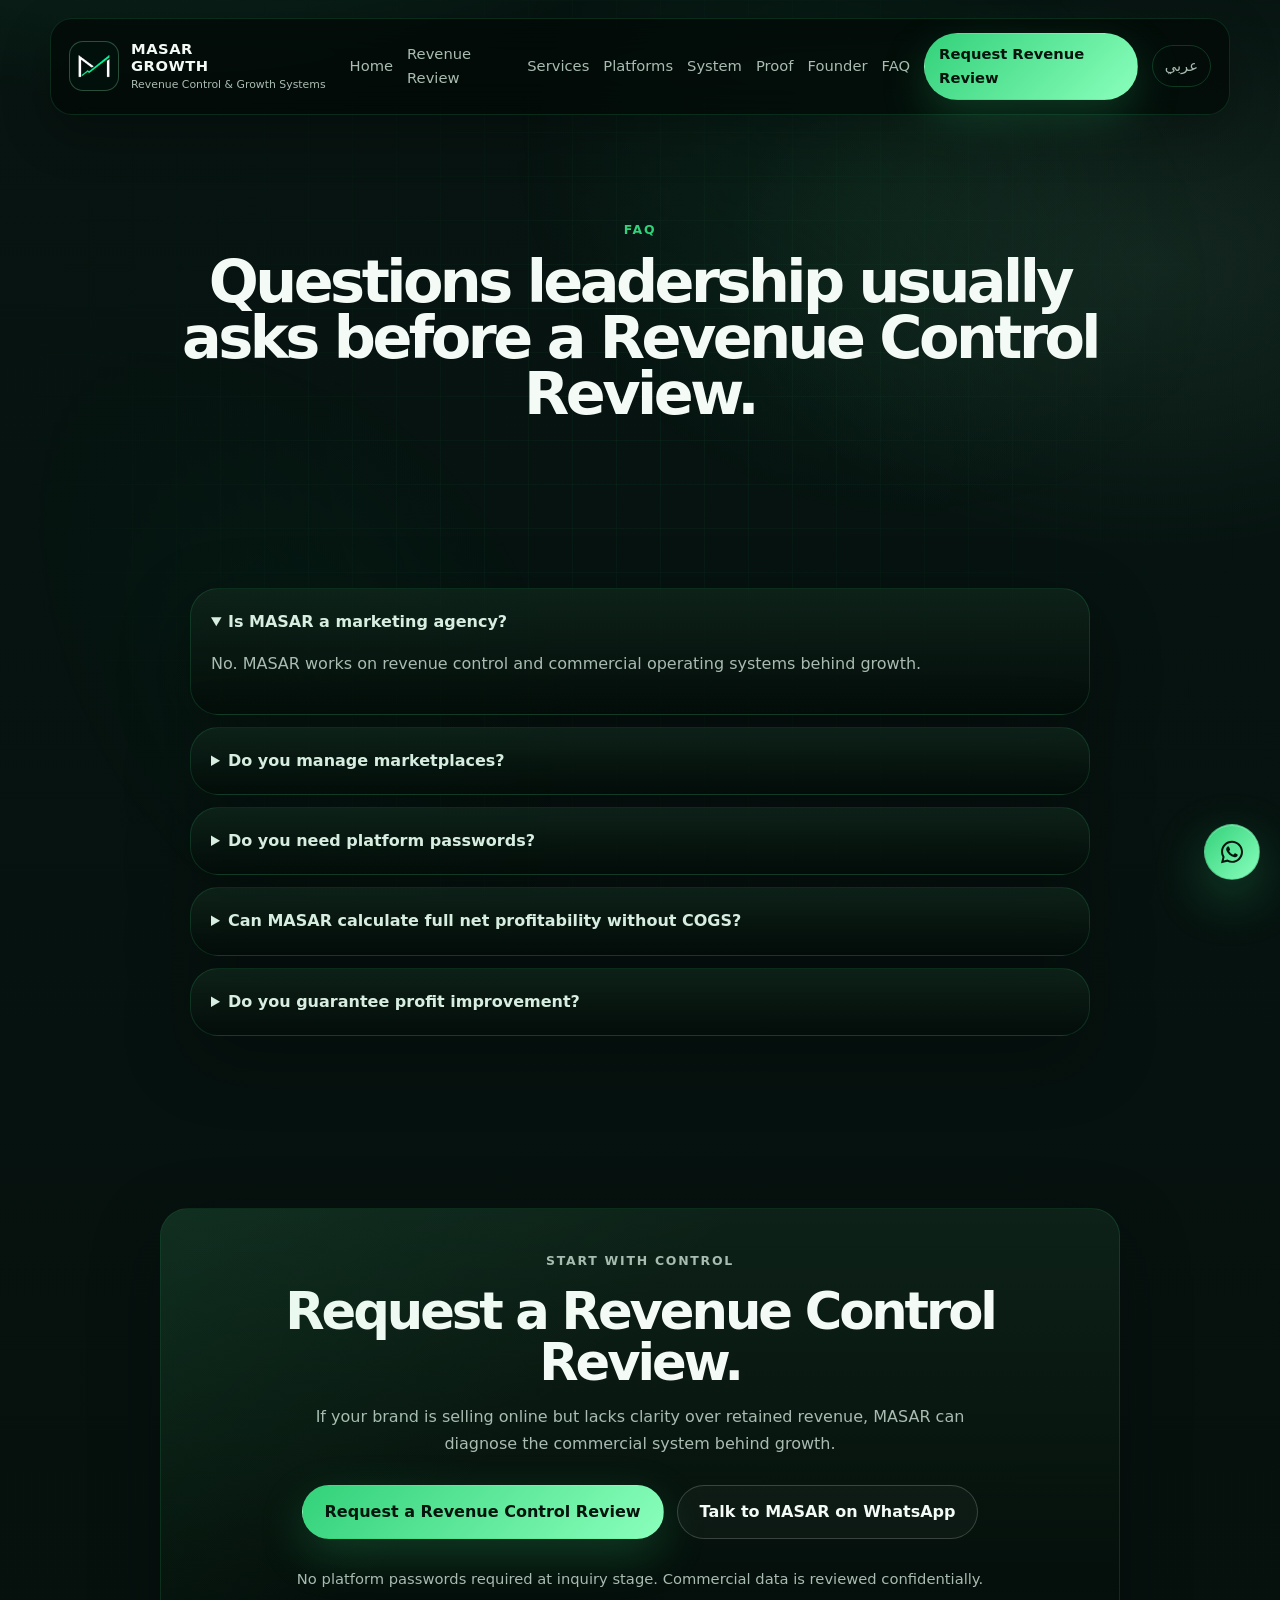
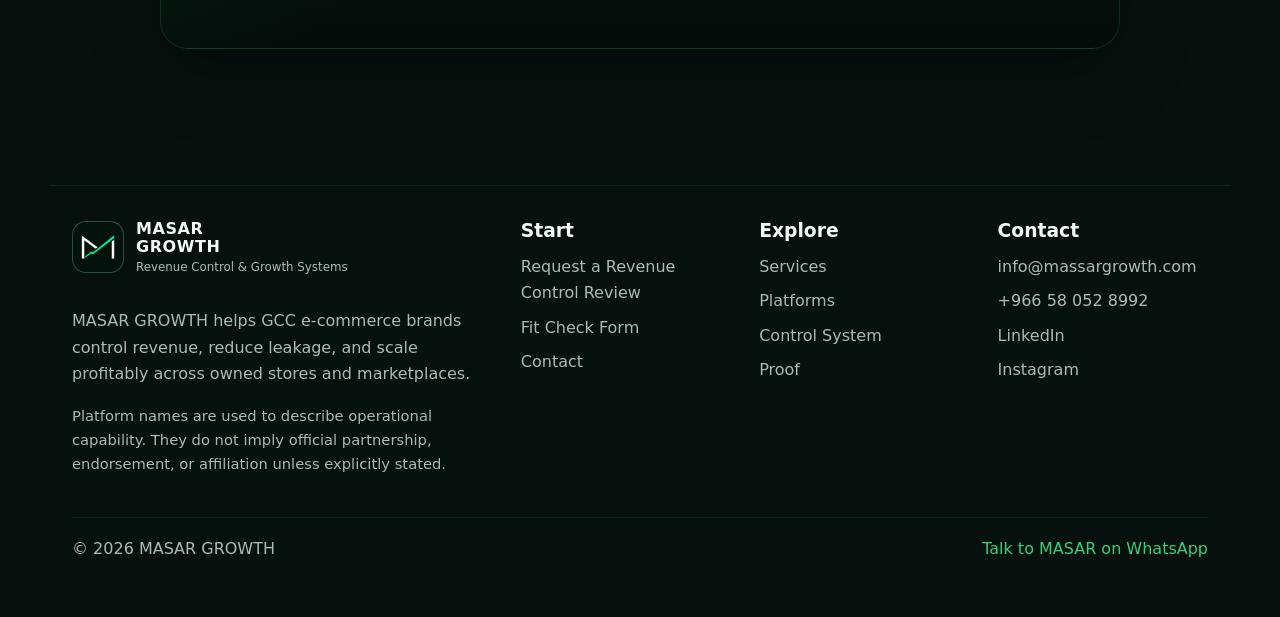
<file: faq/index.html>
<!DOCTYPE html>
<html dir="ltr" lang="en"><head><meta charset="utf-8"/><meta content="width=device-width,initial-scale=1" name="viewport"/><title>FAQ | MASAR GROWTH</title><meta content="Answers about MASAR GROWTH Revenue Control Review, e-commerce revenue control, marketplace capability, data requirements, and responsible proof." name="description"/><meta content="E-commerce revenue control, Ecommerce consulting GCC, E-commerce growth systems, Marketplace management GCC, Salla growth consultant, Shopify ecommerce consultant, Marketplace profitability consultant, ROAS governance, SKU profitability analysis, Pricing and profitability systems, Ecommerce revenue systems, Multi-channel ecommerce growth" name="keywords"/><link href="https://massargrowth.com/faq/" rel="canonical"/><link href="https://massargrowth.com/faq/" hreflang="en" rel="alternate"/><link href="https://massargrowth.com/ar/faq/" hreflang="ar" rel="alternate"/><link href="https://massargrowth.com/" hreflang="x-default" rel="alternate"/><meta content="website" property="og:type"/><meta content="FAQ | MASAR GROWTH" property="og:title"/><meta content="Answers about MASAR GROWTH Revenue Control Review, e-commerce revenue control, marketplace capability, data requirements, and responsible proof." property="og:description"/><meta content="https://massargrowth.com/faq/" property="og:url"/><meta content="https://massargrowth.com/assets/img/og-image.png" property="og:image"/><meta content="summary_large_image" name="twitter:card"/><link href="/assets/img/favicon-32.png" rel="icon"/><link href="/assets/img/apple-touch-icon.png" rel="apple-touch-icon"/><link href="/assets/manifest.webmanifest" rel="manifest"/><link href="/assets/css/styles.css" rel="stylesheet"/><script type="application/ld+json">{"@context": "https://schema.org", "@type": "Organization", "name": "MASAR GROWTH", "url": "https://massargrowth.com", "logo": "https://massargrowth.com/assets/img/logo-512.png", "email": "info@massargrowth.com", "telephone": "+966 58 052 8992", "sameAs": ["https://www.linkedin.com/company/masargrowth/", "https://www.instagram.com/masar_growth", "https://x.com/MASARGROWTH", "https://www.facebook.com/MASARGROWTH"]}</script></head><body class="lang-en"><div aria-hidden="true" class="bg-grid"></div><header class="site-header" data-header="">
<a aria-label="MASAR GROWTH home" class="brand" href="/"><img alt="MASAR GROWTH logo" height="44" src="/assets/img/logo.png" width="44"/><span><strong>MASAR<br/>GROWTH</strong><small>Revenue Control &amp; Growth Systems</small></span></a>
<button aria-label="Toggle navigation" class="nav-toggle" data-nav-toggle=""><span></span><span></span><span></span></button>
<nav class="site-nav" data-nav=""><a href="/">Home</a><a href="/revenue-control-review/">Revenue Review</a><a href="/services/">Services</a><a href="/platforms/">Platforms</a><a href="/system/">System</a><a href="/proof/">Proof</a><a href="/founder/">Founder</a><a href="/faq/">FAQ</a><a class="btn btn-small btn-primary" href="/revenue-control-review/">Request Revenue Review</a><a class="lang-switch" href="/ar/faq/">عربي</a></nav>
</header><main><section class="hero compact"><p class="kicker">FAQ</p><h1>Questions leadership usually asks before a Revenue Control Review.</h1></section><section class="section"><div class="faq-list"><details open=""><summary>Is MASAR a marketing agency?</summary><p>No. MASAR works on revenue control and commercial operating systems behind growth.</p></details><details><summary>Do you manage marketplaces?</summary><p>Marketplace commercial control is a strong capability, but it is positioned inside a wider e-commerce revenue control system.</p></details><details><summary>Do you need platform passwords?</summary><p>No platform passwords are required at inquiry stage.</p></details><details><summary>Can MASAR calculate full net profitability without COGS?</summary><p>No. Without COGS, MASAR can identify leakage signals but should not claim full net profitability.</p></details><details><summary>Do you guarantee profit improvement?</summary><p>No. MASAR provides diagnosis, systems, governance, and decision visibility; it does not claim guaranteed outcomes.</p></details></div></section><section class="section final-cta" data-reveal=""><div class="cta-panel"><p class="kicker">Start with control</p><h2>Request a Revenue Control Review.</h2><p>If your brand is selling online but lacks clarity over retained revenue, MASAR can diagnose the commercial system behind growth.</p><div class="btn-row"><a class="btn btn-primary" href="/revenue-control-review/">Request a Revenue Control Review</a><a class="btn btn-secondary" href="https://wa.me/966580528992">Talk to MASAR on WhatsApp</a></div><p class="microcopy">No platform passwords required at inquiry stage. Commercial data is reviewed confidentially.</p></div></section></main><footer class="site-footer"><div class="footer-grid"><div><a class="brand footer-brand" href="/"><img alt="MASAR GROWTH logo" height="44" src="/assets/img/logo.png" width="44"/><span><strong>MASAR<br/>GROWTH</strong><small>Revenue Control &amp; Growth Systems</small></span></a><p>MASAR GROWTH helps GCC e-commerce brands control revenue, reduce leakage, and scale profitably across owned stores and marketplaces.</p><p class="fineprint">Platform names are used to describe operational capability. They do not imply official partnership, endorsement, or affiliation unless explicitly stated.</p></div><div><h3>Start</h3><a href="/revenue-control-review/">Request a Revenue Control Review</a><a href="/apply/">Fit Check Form</a><a href="/contact/">Contact</a></div><div><h3>Explore</h3><a href="/services/">Services</a><a href="/platforms/">Platforms</a><a href="/system/">Control System</a><a href="/proof/">Proof</a></div><div><h3>Contact</h3><a href="mailto:info@massargrowth.com">info@massargrowth.com</a><a href="https://wa.me/966580528992"><bdi dir="ltr">+966 58 052 8992</bdi></a><a href="https://www.linkedin.com/company/masargrowth/">LinkedIn</a><a href="https://www.instagram.com/masar_growth">Instagram</a></div></div><div class="footer-bottom"><span>© 2026 MASAR GROWTH</span><a class="whatsapp-link" href="https://wa.me/966580528992">Talk to MASAR on WhatsApp</a></div></footer><a aria-label="Talk to MASAR GROWTH on WhatsApp" class="whatsapp-float" href="https://wa.me/966580528992"></a><script defer="" src="/assets/js/main.js"></script></body></html>
</file>
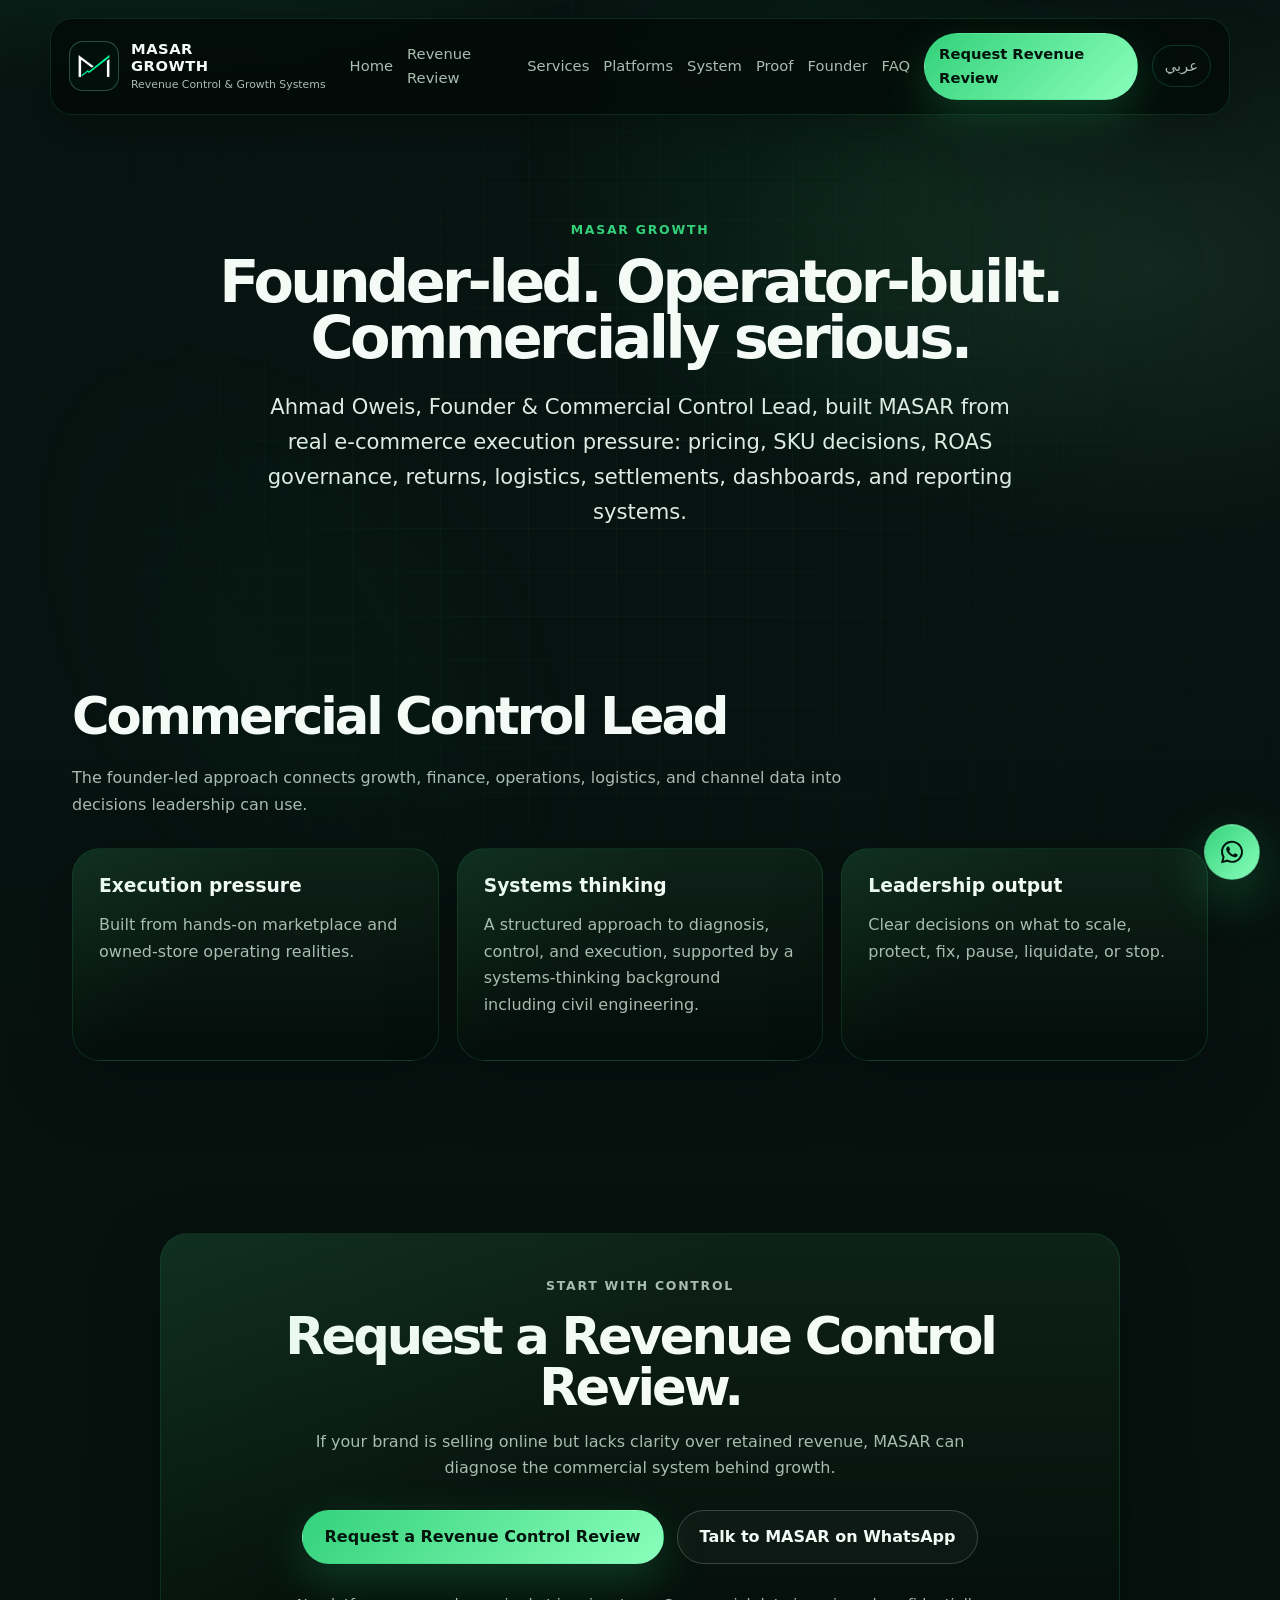
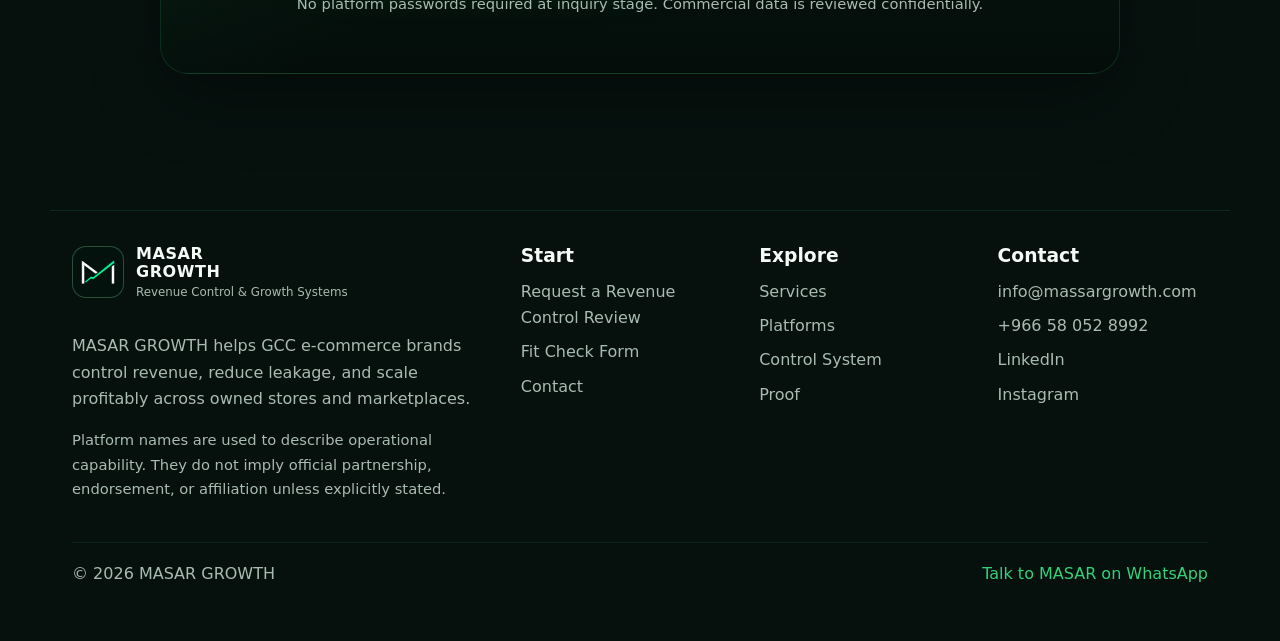
<file: founder/index.html>
<!DOCTYPE html>
<html dir="ltr" lang="en"><head><meta charset="utf-8"/><meta content="width=device-width,initial-scale=1" name="viewport"/><title>Founder | Ahmad Oweis | MASAR GROWTH</title><meta content="Ahmad Oweis, Founder &amp; Commercial Control Lead, built MASAR from real e-commerce execution pressure: pricing, SKU decisions, ROAS governance, returns, logi" name="description"/><meta content="E-commerce revenue control, Ecommerce consulting GCC, E-commerce growth systems, Marketplace management GCC, Salla growth consultant, Shopify ecommerce consultant, Marketplace profitability consultant, ROAS governance, SKU profitability analysis, Pricing and profitability systems, Ecommerce revenue systems, Multi-channel ecommerce growth" name="keywords"/><link href="https://massargrowth.com/founder/" rel="canonical"/><link href="https://massargrowth.com/founder/" hreflang="en" rel="alternate"/><link href="https://massargrowth.com/ar/founder/" hreflang="ar" rel="alternate"/><link href="https://massargrowth.com/" hreflang="x-default" rel="alternate"/><meta content="website" property="og:type"/><meta content="Founder | Ahmad Oweis | MASAR GROWTH" property="og:title"/><meta content="Ahmad Oweis, Founder &amp; Commercial Control Lead, built MASAR from real e-commerce execution pressure: pricing, SKU decisions, ROAS governance, returns, logi" property="og:description"/><meta content="https://massargrowth.com/founder/" property="og:url"/><meta content="https://massargrowth.com/assets/img/og-image.png" property="og:image"/><meta content="summary_large_image" name="twitter:card"/><link href="/assets/img/favicon-32.png" rel="icon"/><link href="/assets/img/apple-touch-icon.png" rel="apple-touch-icon"/><link href="/assets/manifest.webmanifest" rel="manifest"/><link href="/assets/css/styles.css" rel="stylesheet"/><script type="application/ld+json">{"@context": "https://schema.org", "@type": "Organization", "name": "MASAR GROWTH", "url": "https://massargrowth.com", "logo": "https://massargrowth.com/assets/img/logo-512.png", "email": "info@massargrowth.com", "telephone": "+966 58 052 8992", "sameAs": ["https://www.linkedin.com/company/masargrowth/", "https://www.instagram.com/masar_growth", "https://x.com/MASARGROWTH", "https://www.facebook.com/MASARGROWTH"]}</script></head><body class="lang-en"><div aria-hidden="true" class="bg-grid"></div><header class="site-header" data-header="">
<a aria-label="MASAR GROWTH home" class="brand" href="/"><img alt="MASAR GROWTH logo" height="44" src="/assets/img/logo.png" width="44"/><span><strong>MASAR<br/>GROWTH</strong><small>Revenue Control &amp; Growth Systems</small></span></a>
<button aria-label="Toggle navigation" class="nav-toggle" data-nav-toggle=""><span></span><span></span><span></span></button>
<nav class="site-nav" data-nav=""><a href="/">Home</a><a href="/revenue-control-review/">Revenue Review</a><a href="/services/">Services</a><a href="/platforms/">Platforms</a><a href="/system/">System</a><a href="/proof/">Proof</a><a href="/founder/">Founder</a><a href="/faq/">FAQ</a><a class="btn btn-small btn-primary" href="/revenue-control-review/">Request Revenue Review</a><a class="lang-switch" href="/ar/founder/">عربي</a></nav>
</header><main><section class="hero compact"><p class="kicker">MASAR GROWTH</p><h1>Founder-led. Operator-built. Commercially serious.</h1><p class="lead">Ahmad Oweis, Founder &amp; Commercial Control Lead, built MASAR from real e-commerce execution pressure: pricing, SKU decisions, ROAS governance, returns, logistics, settlements, dashboards, and reporting systems.</p></section><section class="section"><div class="section-head"><h2>Commercial Control Lead</h2><p>The founder-led approach connects growth, finance, operations, logistics, and channel data into decisions leadership can use.</p></div><div class="control-map"><article class="card"><h3>Execution pressure</h3><p>Built from hands-on marketplace and owned-store operating realities.</p></article><article class="card"><h3>Systems thinking</h3><p>A structured approach to diagnosis, control, and execution, supported by a systems-thinking background including civil engineering.</p></article><article class="card"><h3>Leadership output</h3><p>Clear decisions on what to scale, protect, fix, pause, liquidate, or stop.</p></article></div></section><section class="section final-cta" data-reveal=""><div class="cta-panel"><p class="kicker">Start with control</p><h2>Request a Revenue Control Review.</h2><p>If your brand is selling online but lacks clarity over retained revenue, MASAR can diagnose the commercial system behind growth.</p><div class="btn-row"><a class="btn btn-primary" href="/revenue-control-review/">Request a Revenue Control Review</a><a class="btn btn-secondary" href="https://wa.me/966580528992">Talk to MASAR on WhatsApp</a></div><p class="microcopy">No platform passwords required at inquiry stage. Commercial data is reviewed confidentially.</p></div></section></main><footer class="site-footer"><div class="footer-grid"><div><a class="brand footer-brand" href="/"><img alt="MASAR GROWTH logo" height="44" src="/assets/img/logo.png" width="44"/><span><strong>MASAR<br/>GROWTH</strong><small>Revenue Control &amp; Growth Systems</small></span></a><p>MASAR GROWTH helps GCC e-commerce brands control revenue, reduce leakage, and scale profitably across owned stores and marketplaces.</p><p class="fineprint">Platform names are used to describe operational capability. They do not imply official partnership, endorsement, or affiliation unless explicitly stated.</p></div><div><h3>Start</h3><a href="/revenue-control-review/">Request a Revenue Control Review</a><a href="/apply/">Fit Check Form</a><a href="/contact/">Contact</a></div><div><h3>Explore</h3><a href="/services/">Services</a><a href="/platforms/">Platforms</a><a href="/system/">Control System</a><a href="/proof/">Proof</a></div><div><h3>Contact</h3><a href="mailto:info@massargrowth.com">info@massargrowth.com</a><a href="https://wa.me/966580528992"><bdi dir="ltr">+966 58 052 8992</bdi></a><a href="https://www.linkedin.com/company/masargrowth/">LinkedIn</a><a href="https://www.instagram.com/masar_growth">Instagram</a></div></div><div class="footer-bottom"><span>© 2026 MASAR GROWTH</span><a class="whatsapp-link" href="https://wa.me/966580528992">Talk to MASAR on WhatsApp</a></div></footer><a aria-label="Talk to MASAR GROWTH on WhatsApp" class="whatsapp-float" href="https://wa.me/966580528992"></a><script defer="" src="/assets/js/main.js"></script></body></html>
</file>
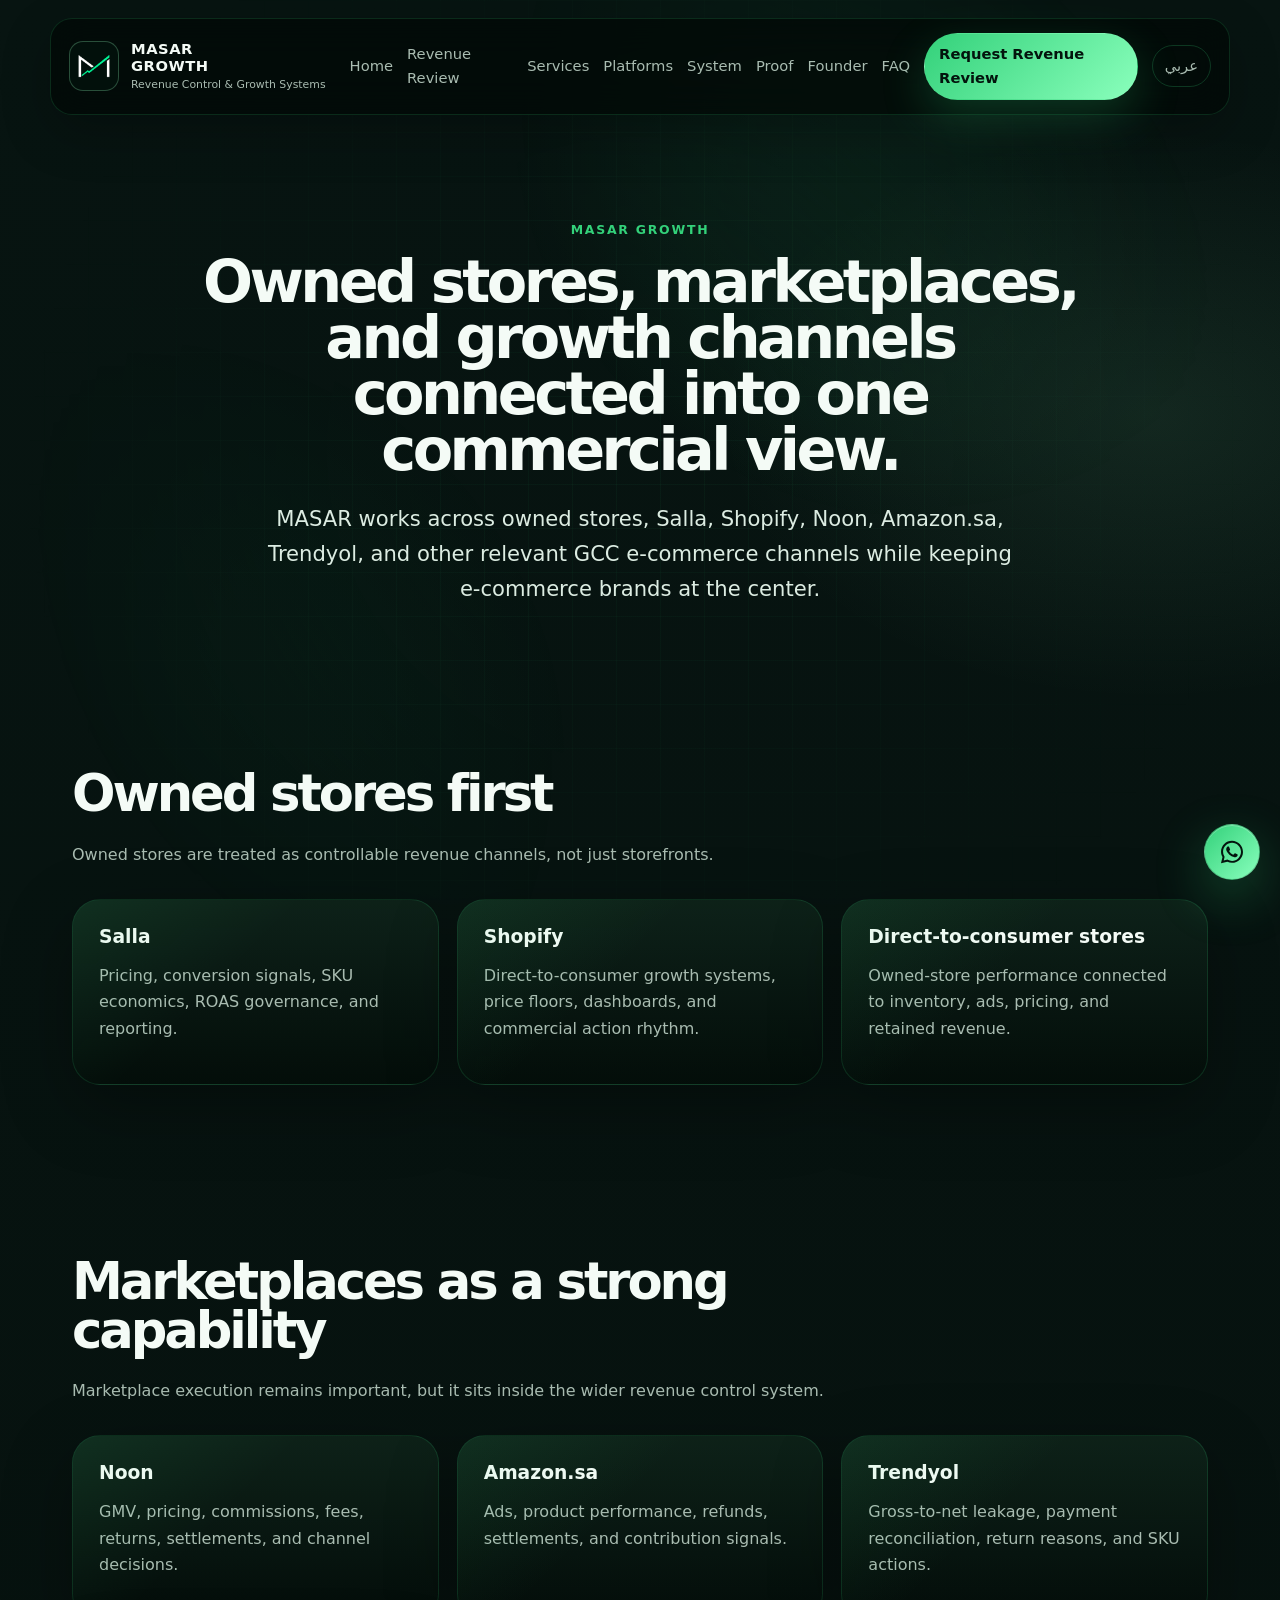
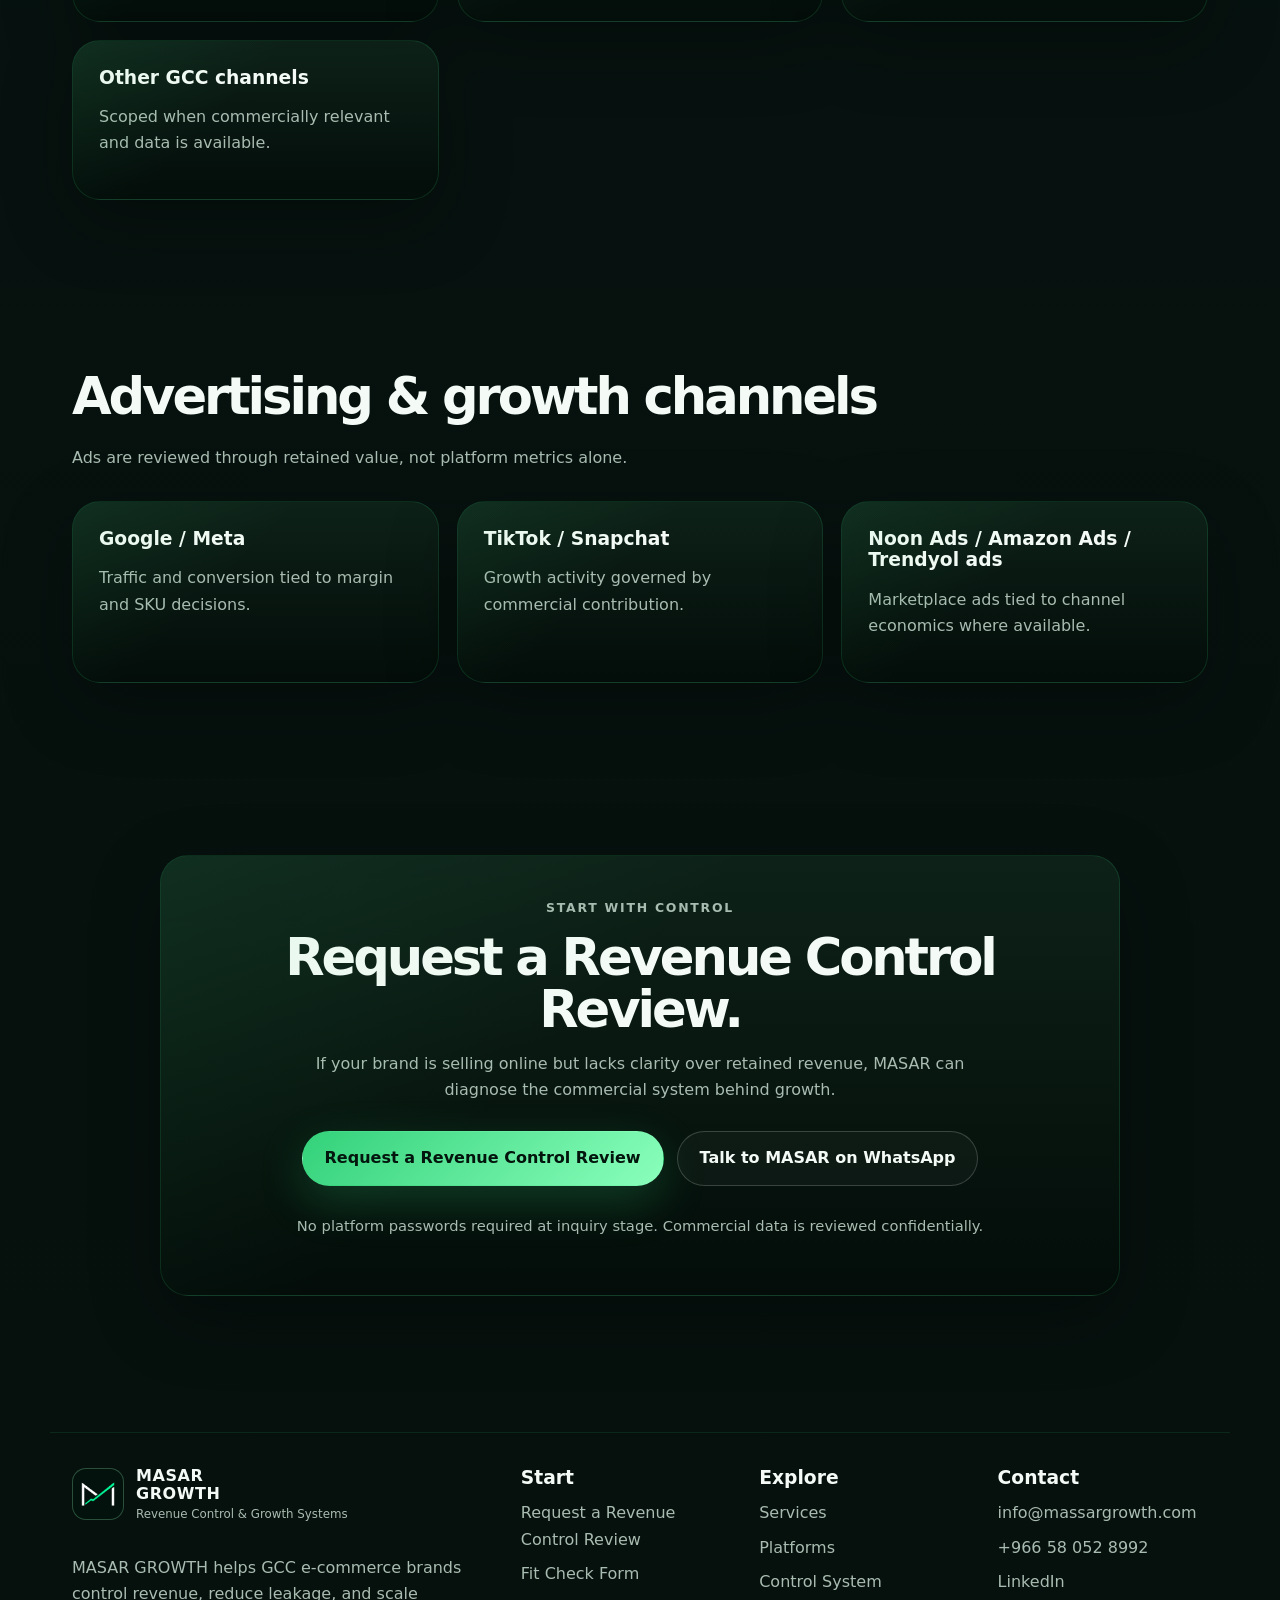
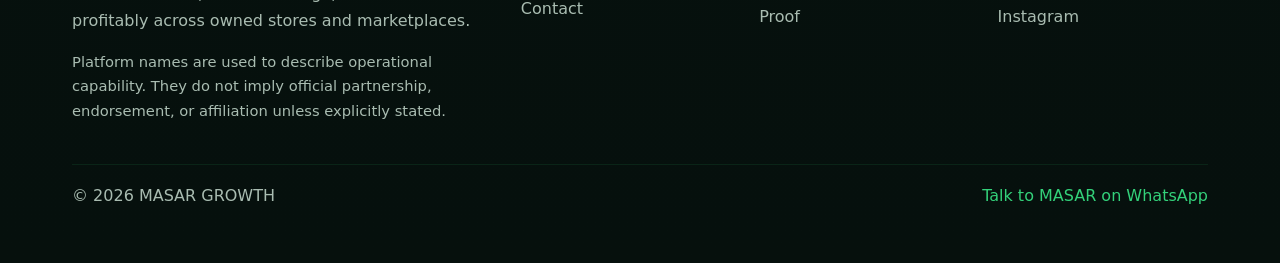
<file: platforms/index.html>
<!DOCTYPE html>
<html dir="ltr" lang="en"><head><meta charset="utf-8"/><meta content="width=device-width,initial-scale=1" name="viewport"/><title>Platforms &amp; Channels | MASAR GROWTH</title><meta content="MASAR works across owned stores, Salla, Shopify, Noon, Amazon.sa, Trendyol, and other relevant GCC e-commerce channels while keeping e-commerce brands at t" name="description"/><meta content="E-commerce revenue control, Ecommerce consulting GCC, E-commerce growth systems, Marketplace management GCC, Salla growth consultant, Shopify ecommerce consultant, Marketplace profitability consultant, ROAS governance, SKU profitability analysis, Pricing and profitability systems, Ecommerce revenue systems, Multi-channel ecommerce growth" name="keywords"/><link href="https://massargrowth.com/platforms/" rel="canonical"/><link href="https://massargrowth.com/platforms/" hreflang="en" rel="alternate"/><link href="https://massargrowth.com/ar/platforms/" hreflang="ar" rel="alternate"/><link href="https://massargrowth.com/" hreflang="x-default" rel="alternate"/><meta content="website" property="og:type"/><meta content="Platforms &amp; Channels | MASAR GROWTH" property="og:title"/><meta content="MASAR works across owned stores, Salla, Shopify, Noon, Amazon.sa, Trendyol, and other relevant GCC e-commerce channels while keeping e-commerce brands at t" property="og:description"/><meta content="https://massargrowth.com/platforms/" property="og:url"/><meta content="https://massargrowth.com/assets/img/og-image.png" property="og:image"/><meta content="summary_large_image" name="twitter:card"/><link href="/assets/img/favicon-32.png" rel="icon"/><link href="/assets/img/apple-touch-icon.png" rel="apple-touch-icon"/><link href="/assets/manifest.webmanifest" rel="manifest"/><link href="/assets/css/styles.css" rel="stylesheet"/><script type="application/ld+json">{"@context": "https://schema.org", "@type": "Organization", "name": "MASAR GROWTH", "url": "https://massargrowth.com", "logo": "https://massargrowth.com/assets/img/logo-512.png", "email": "info@massargrowth.com", "telephone": "+966 58 052 8992", "sameAs": ["https://www.linkedin.com/company/masargrowth/", "https://www.instagram.com/masar_growth", "https://x.com/MASARGROWTH", "https://www.facebook.com/MASARGROWTH"]}</script></head><body class="lang-en"><div aria-hidden="true" class="bg-grid"></div><header class="site-header" data-header="">
<a aria-label="MASAR GROWTH home" class="brand" href="/"><img alt="MASAR GROWTH logo" height="44" src="/assets/img/logo.png" width="44"/><span><strong>MASAR<br/>GROWTH</strong><small>Revenue Control &amp; Growth Systems</small></span></a>
<button aria-label="Toggle navigation" class="nav-toggle" data-nav-toggle=""><span></span><span></span><span></span></button>
<nav class="site-nav" data-nav=""><a href="/">Home</a><a href="/revenue-control-review/">Revenue Review</a><a href="/services/">Services</a><a href="/platforms/">Platforms</a><a href="/system/">System</a><a href="/proof/">Proof</a><a href="/founder/">Founder</a><a href="/faq/">FAQ</a><a class="btn btn-small btn-primary" href="/revenue-control-review/">Request Revenue Review</a><a class="lang-switch" href="/ar/platforms/">عربي</a></nav>
</header><main><section class="hero compact"><p class="kicker">MASAR GROWTH</p><h1>Owned stores, marketplaces, and growth channels connected into one commercial view.</h1><p class="lead">MASAR works across owned stores, Salla, Shopify, Noon, Amazon.sa, Trendyol, and other relevant GCC e-commerce channels while keeping e-commerce brands at the center.</p></section><section class="section"><div class="section-head"><h2>Owned stores first</h2><p>Owned stores are treated as controllable revenue channels, not just storefronts.</p></div><div class="control-map"><article class="card"><h3>Salla</h3><p>Pricing, conversion signals, SKU economics, ROAS governance, and reporting.</p></article><article class="card"><h3>Shopify</h3><p>Direct-to-consumer growth systems, price floors, dashboards, and commercial action rhythm.</p></article><article class="card"><h3>Direct-to-consumer stores</h3><p>Owned-store performance connected to inventory, ads, pricing, and retained revenue.</p></article></div></section><section class="section"><div class="section-head"><h2>Marketplaces as a strong capability</h2><p>Marketplace execution remains important, but it sits inside the wider revenue control system.</p></div><div class="control-map"><article class="card"><h3>Noon</h3><p>GMV, pricing, commissions, fees, returns, settlements, and channel decisions.</p></article><article class="card"><h3>Amazon.sa</h3><p>Ads, product performance, refunds, settlements, and contribution signals.</p></article><article class="card"><h3>Trendyol</h3><p>Gross-to-net leakage, payment reconciliation, return reasons, and SKU actions.</p></article><article class="card"><h3>Other GCC channels</h3><p>Scoped when commercially relevant and data is available.</p></article></div></section><section class="section"><div class="section-head"><h2>Advertising &amp; growth channels</h2><p>Ads are reviewed through retained value, not platform metrics alone.</p></div><div class="control-map"><article class="card"><h3>Google / Meta</h3><p>Traffic and conversion tied to margin and SKU decisions.</p></article><article class="card"><h3>TikTok / Snapchat</h3><p>Growth activity governed by commercial contribution.</p></article><article class="card"><h3>Noon Ads / Amazon Ads / Trendyol ads</h3><p>Marketplace ads tied to channel economics where available.</p></article></div></section><section class="section final-cta" data-reveal=""><div class="cta-panel"><p class="kicker">Start with control</p><h2>Request a Revenue Control Review.</h2><p>If your brand is selling online but lacks clarity over retained revenue, MASAR can diagnose the commercial system behind growth.</p><div class="btn-row"><a class="btn btn-primary" href="/revenue-control-review/">Request a Revenue Control Review</a><a class="btn btn-secondary" href="https://wa.me/966580528992">Talk to MASAR on WhatsApp</a></div><p class="microcopy">No platform passwords required at inquiry stage. Commercial data is reviewed confidentially.</p></div></section></main><footer class="site-footer"><div class="footer-grid"><div><a class="brand footer-brand" href="/"><img alt="MASAR GROWTH logo" height="44" src="/assets/img/logo.png" width="44"/><span><strong>MASAR<br/>GROWTH</strong><small>Revenue Control &amp; Growth Systems</small></span></a><p>MASAR GROWTH helps GCC e-commerce brands control revenue, reduce leakage, and scale profitably across owned stores and marketplaces.</p><p class="fineprint">Platform names are used to describe operational capability. They do not imply official partnership, endorsement, or affiliation unless explicitly stated.</p></div><div><h3>Start</h3><a href="/revenue-control-review/">Request a Revenue Control Review</a><a href="/apply/">Fit Check Form</a><a href="/contact/">Contact</a></div><div><h3>Explore</h3><a href="/services/">Services</a><a href="/platforms/">Platforms</a><a href="/system/">Control System</a><a href="/proof/">Proof</a></div><div><h3>Contact</h3><a href="mailto:info@massargrowth.com">info@massargrowth.com</a><a href="https://wa.me/966580528992"><bdi dir="ltr">+966 58 052 8992</bdi></a><a href="https://www.linkedin.com/company/masargrowth/">LinkedIn</a><a href="https://www.instagram.com/masar_growth">Instagram</a></div></div><div class="footer-bottom"><span>© 2026 MASAR GROWTH</span><a class="whatsapp-link" href="https://wa.me/966580528992">Talk to MASAR on WhatsApp</a></div></footer><a aria-label="Talk to MASAR GROWTH on WhatsApp" class="whatsapp-float" href="https://wa.me/966580528992"></a><script defer="" src="/assets/js/main.js"></script></body></html>
</file>
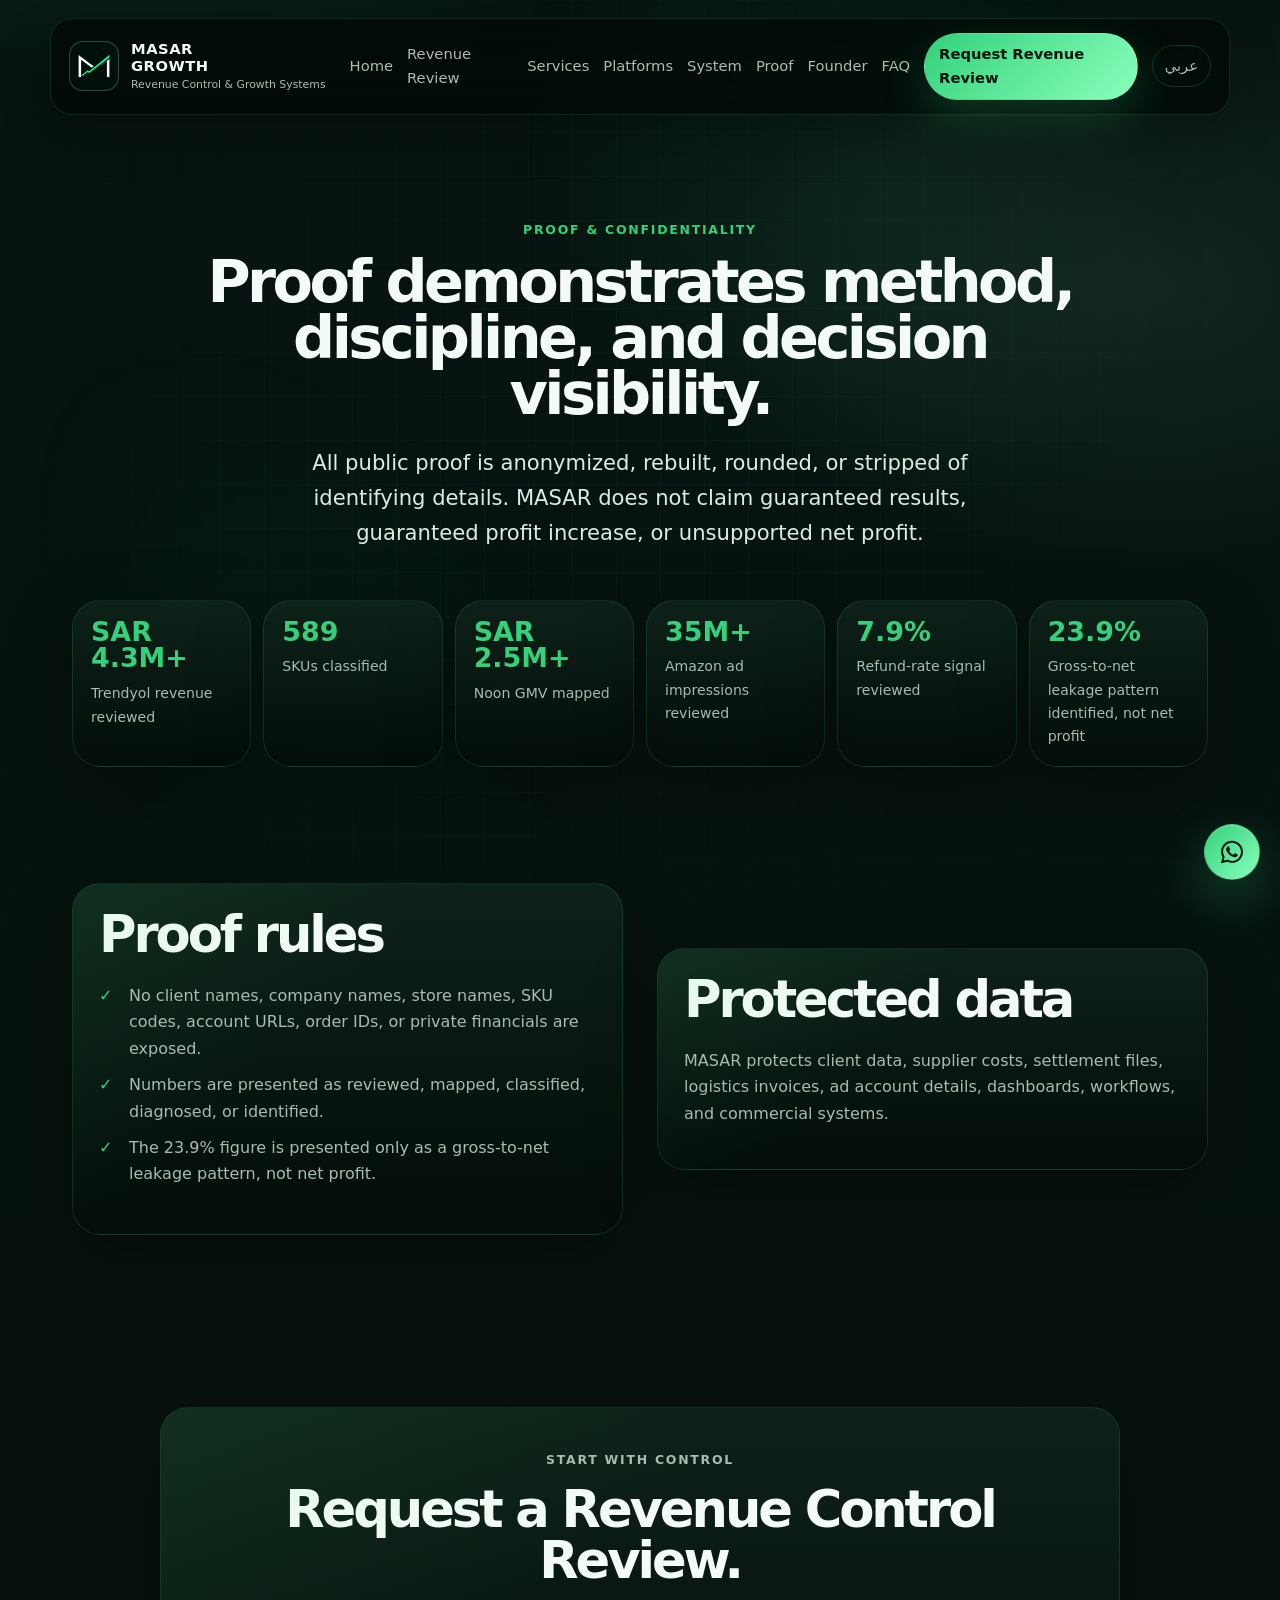
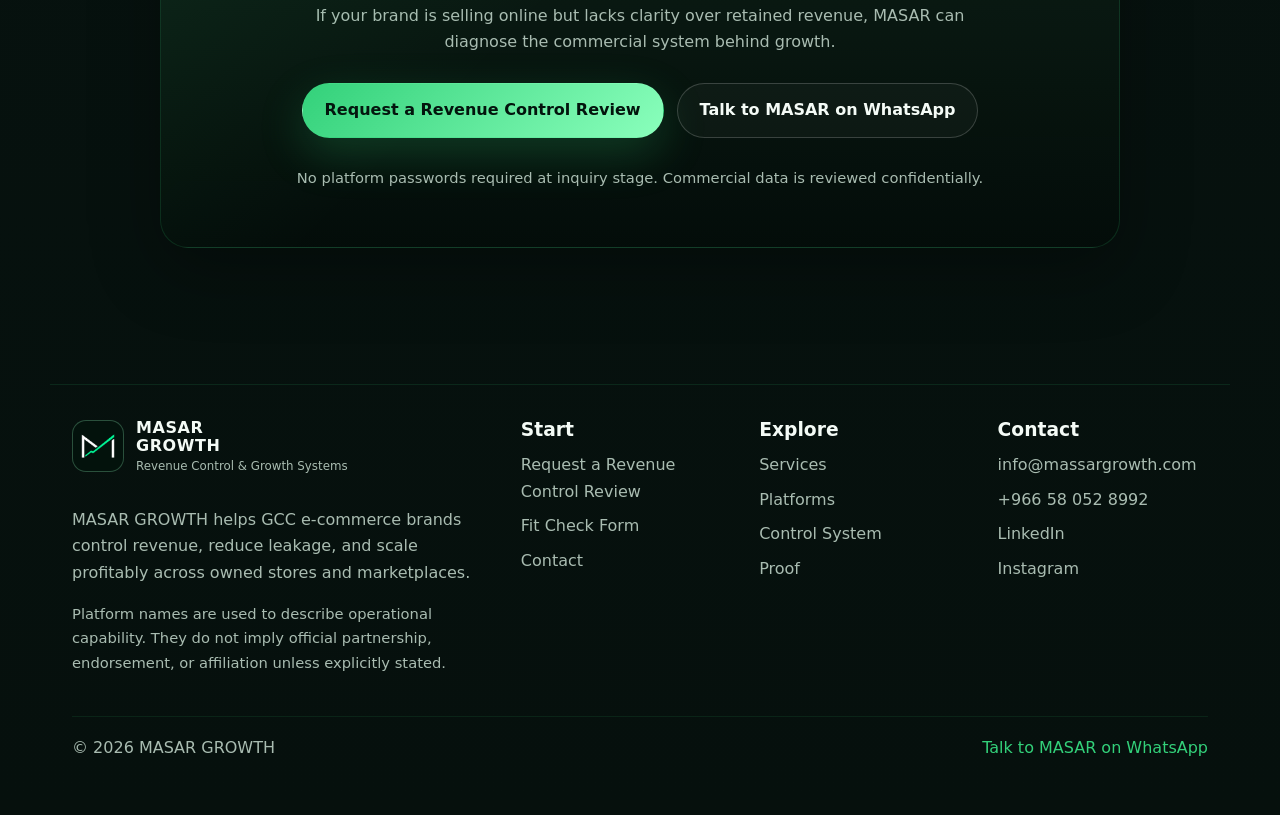
<file: proof/index.html>
<!DOCTYPE html>
<html dir="ltr" lang="en"><head><meta charset="utf-8"/><meta content="width=device-width,initial-scale=1" name="viewport"/><title>Proof &amp; Confidentiality | MASAR GROWTH</title><meta content="Public-safe proof signals for MASAR GROWTH revenue control work, with responsible confidentiality and no guaranteed-result claims." name="description"/><meta content="E-commerce revenue control, Ecommerce consulting GCC, E-commerce growth systems, Marketplace management GCC, Salla growth consultant, Shopify ecommerce consultant, Marketplace profitability consultant, ROAS governance, SKU profitability analysis, Pricing and profitability systems, Ecommerce revenue systems, Multi-channel ecommerce growth" name="keywords"/><link href="https://massargrowth.com/proof/" rel="canonical"/><link href="https://massargrowth.com/proof/" hreflang="en" rel="alternate"/><link href="https://massargrowth.com/ar/proof/" hreflang="ar" rel="alternate"/><link href="https://massargrowth.com/" hreflang="x-default" rel="alternate"/><meta content="website" property="og:type"/><meta content="Proof &amp; Confidentiality | MASAR GROWTH" property="og:title"/><meta content="Public-safe proof signals for MASAR GROWTH revenue control work, with responsible confidentiality and no guaranteed-result claims." property="og:description"/><meta content="https://massargrowth.com/proof/" property="og:url"/><meta content="https://massargrowth.com/assets/img/og-image.png" property="og:image"/><meta content="summary_large_image" name="twitter:card"/><link href="/assets/img/favicon-32.png" rel="icon"/><link href="/assets/img/apple-touch-icon.png" rel="apple-touch-icon"/><link href="/assets/manifest.webmanifest" rel="manifest"/><link href="/assets/css/styles.css" rel="stylesheet"/><script type="application/ld+json">{"@context": "https://schema.org", "@type": "Organization", "name": "MASAR GROWTH", "url": "https://massargrowth.com", "logo": "https://massargrowth.com/assets/img/logo-512.png", "email": "info@massargrowth.com", "telephone": "+966 58 052 8992", "sameAs": ["https://www.linkedin.com/company/masargrowth/", "https://www.instagram.com/masar_growth", "https://x.com/MASARGROWTH", "https://www.facebook.com/MASARGROWTH"]}</script></head><body class="lang-en"><div aria-hidden="true" class="bg-grid"></div><header class="site-header" data-header="">
<a aria-label="MASAR GROWTH home" class="brand" href="/"><img alt="MASAR GROWTH logo" height="44" src="/assets/img/logo.png" width="44"/><span><strong>MASAR<br/>GROWTH</strong><small>Revenue Control &amp; Growth Systems</small></span></a>
<button aria-label="Toggle navigation" class="nav-toggle" data-nav-toggle=""><span></span><span></span><span></span></button>
<nav class="site-nav" data-nav=""><a href="/">Home</a><a href="/revenue-control-review/">Revenue Review</a><a href="/services/">Services</a><a href="/platforms/">Platforms</a><a href="/system/">System</a><a href="/proof/">Proof</a><a href="/founder/">Founder</a><a href="/faq/">FAQ</a><a class="btn btn-small btn-primary" href="/revenue-control-review/">Request Revenue Review</a><a class="lang-switch" href="/ar/proof/">عربي</a></nav>
</header><main><section class="hero compact"><p class="kicker">Proof &amp; confidentiality</p><h1>Proof demonstrates method, discipline, and decision visibility.</h1><p class="lead">All public proof is anonymized, rebuilt, rounded, or stripped of identifying details. MASAR does not claim guaranteed results, guaranteed profit increase, or unsupported net profit.</p></section><div class="proof-strip" data-reveal=""><div class="metric-card"><strong data-counter="">SAR 4.3M+</strong><span>Trendyol revenue reviewed</span></div><div class="metric-card"><strong data-counter="">589</strong><span>SKUs classified</span></div><div class="metric-card"><strong data-counter="">SAR 2.5M+</strong><span>Noon GMV mapped</span></div><div class="metric-card"><strong data-counter="">35M+</strong><span>Amazon ad impressions reviewed</span></div><div class="metric-card"><strong data-counter="">7.9%</strong><span>Refund-rate signal reviewed</span></div><div class="metric-card"><strong data-counter="">23.9%</strong><span>Gross-to-net leakage pattern identified, not net profit</span></div></div><section class="section split"><div class="card"><h2>Proof rules</h2><ul class="check-list"><li>No client names, company names, store names, SKU codes, account URLs, order IDs, or private financials are exposed.</li><li>Numbers are presented as reviewed, mapped, classified, diagnosed, or identified.</li><li>The 23.9% figure is presented only as a gross-to-net leakage pattern, not net profit.</li></ul></div><div class="card"><h2>Protected data</h2><p>MASAR protects client data, supplier costs, settlement files, logistics invoices, ad account details, dashboards, workflows, and commercial systems.</p></div></section><section class="section final-cta" data-reveal=""><div class="cta-panel"><p class="kicker">Start with control</p><h2>Request a Revenue Control Review.</h2><p>If your brand is selling online but lacks clarity over retained revenue, MASAR can diagnose the commercial system behind growth.</p><div class="btn-row"><a class="btn btn-primary" href="/revenue-control-review/">Request a Revenue Control Review</a><a class="btn btn-secondary" href="https://wa.me/966580528992">Talk to MASAR on WhatsApp</a></div><p class="microcopy">No platform passwords required at inquiry stage. Commercial data is reviewed confidentially.</p></div></section></main><footer class="site-footer"><div class="footer-grid"><div><a class="brand footer-brand" href="/"><img alt="MASAR GROWTH logo" height="44" src="/assets/img/logo.png" width="44"/><span><strong>MASAR<br/>GROWTH</strong><small>Revenue Control &amp; Growth Systems</small></span></a><p>MASAR GROWTH helps GCC e-commerce brands control revenue, reduce leakage, and scale profitably across owned stores and marketplaces.</p><p class="fineprint">Platform names are used to describe operational capability. They do not imply official partnership, endorsement, or affiliation unless explicitly stated.</p></div><div><h3>Start</h3><a href="/revenue-control-review/">Request a Revenue Control Review</a><a href="/apply/">Fit Check Form</a><a href="/contact/">Contact</a></div><div><h3>Explore</h3><a href="/services/">Services</a><a href="/platforms/">Platforms</a><a href="/system/">Control System</a><a href="/proof/">Proof</a></div><div><h3>Contact</h3><a href="mailto:info@massargrowth.com">info@massargrowth.com</a><a href="https://wa.me/966580528992"><bdi dir="ltr">+966 58 052 8992</bdi></a><a href="https://www.linkedin.com/company/masargrowth/">LinkedIn</a><a href="https://www.instagram.com/masar_growth">Instagram</a></div></div><div class="footer-bottom"><span>© 2026 MASAR GROWTH</span><a class="whatsapp-link" href="https://wa.me/966580528992">Talk to MASAR on WhatsApp</a></div></footer><a aria-label="Talk to MASAR GROWTH on WhatsApp" class="whatsapp-float" href="https://wa.me/966580528992"></a><script defer="" src="/assets/js/main.js"></script></body></html>
</file>
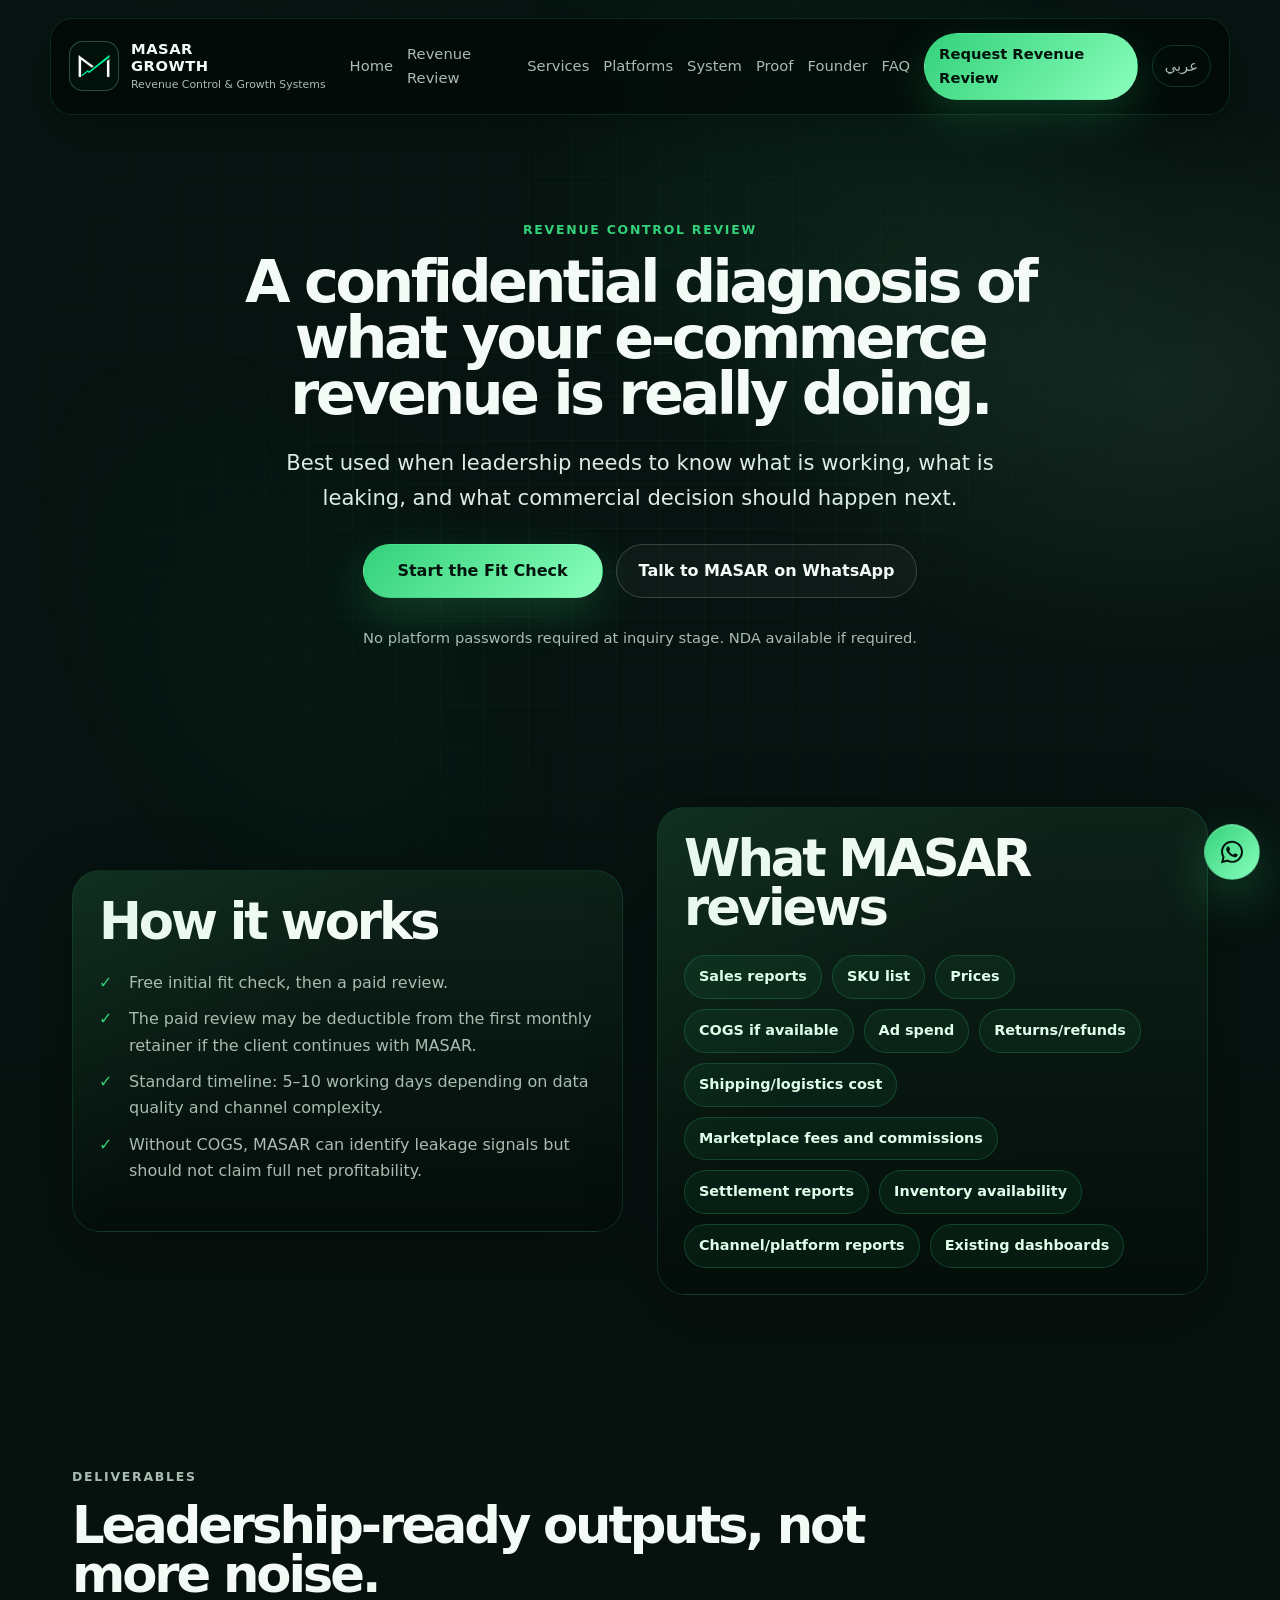
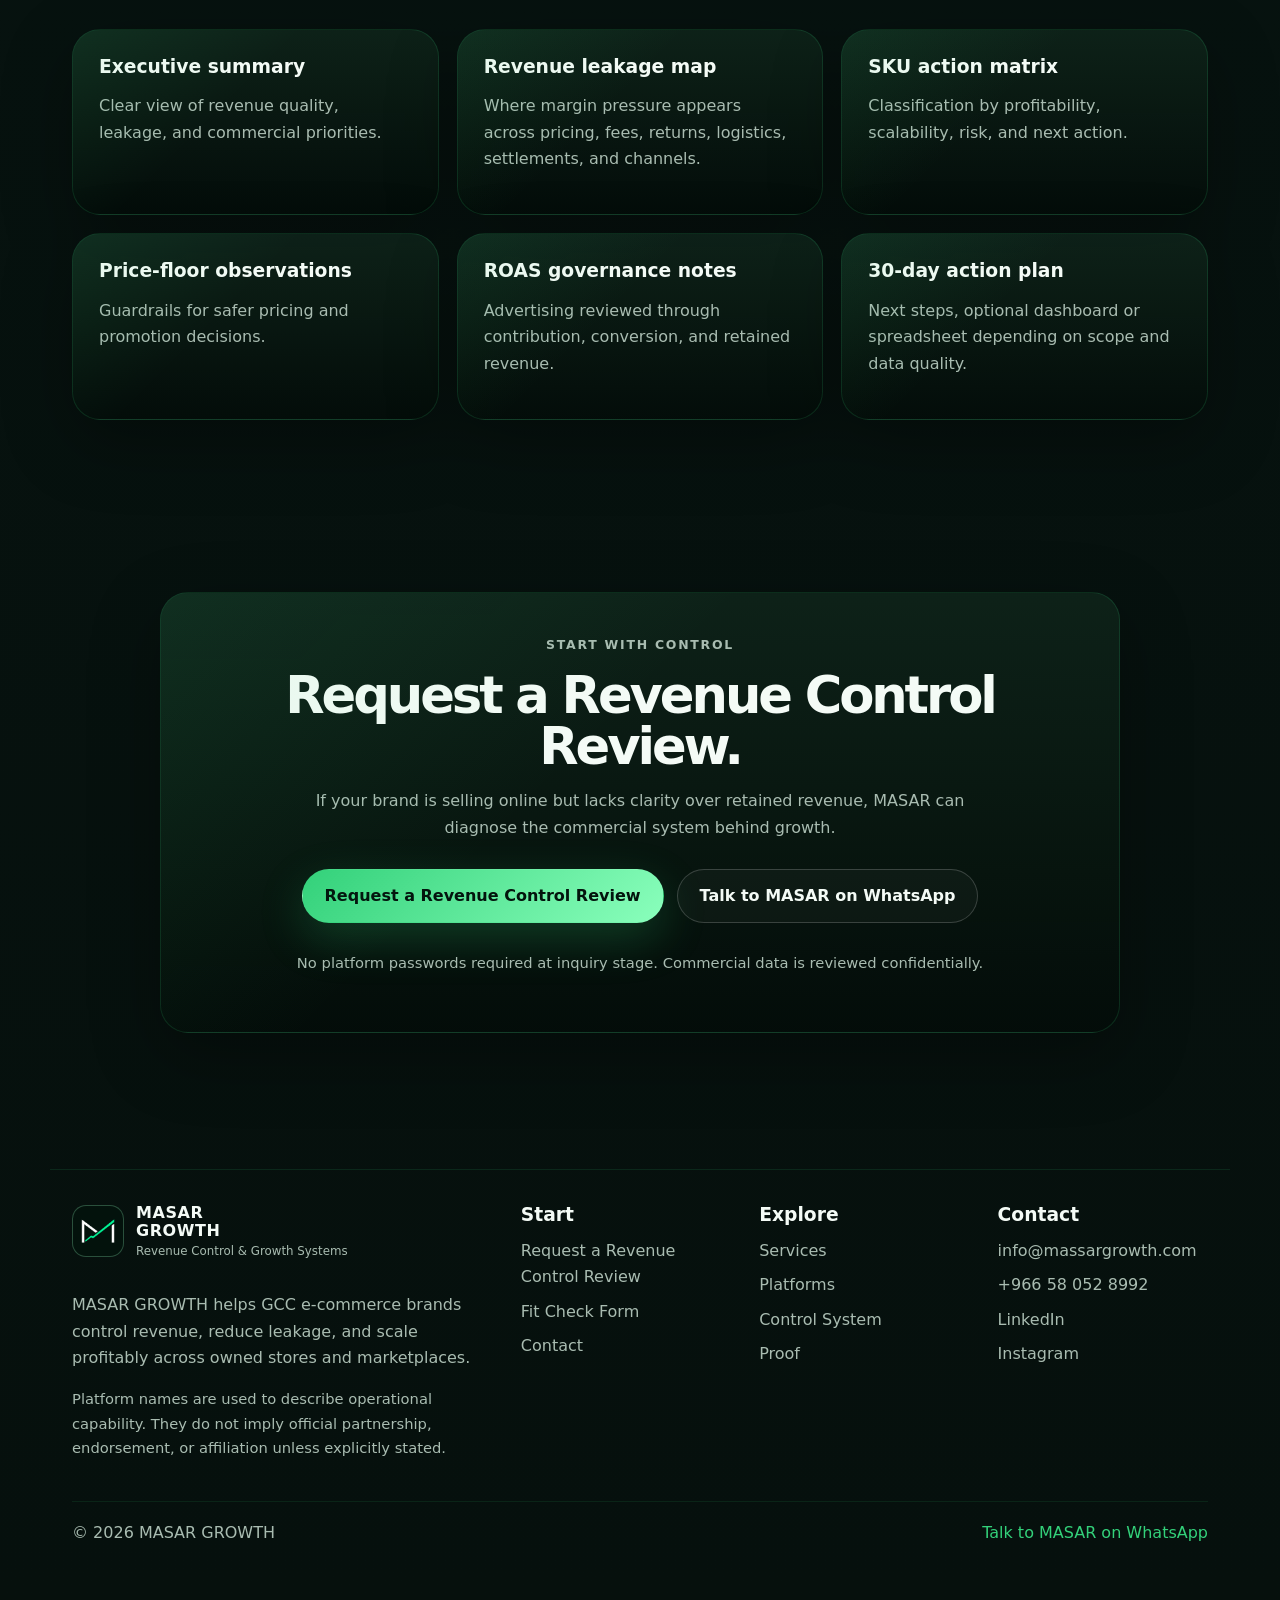
<file: revenue-control-review/index.html>
<!DOCTYPE html>
<html dir="ltr" lang="en"><head><meta charset="utf-8"/><meta content="width=device-width,initial-scale=1" name="viewport"/><title>Revenue Control Review | MASAR GROWTH</title><meta content="A confidential 5–10 working day diagnosis of pricing, SKU economics, ROAS, returns, logistics, settlements, leakage, and retained revenue." name="description"/><meta content="E-commerce revenue control, Ecommerce consulting GCC, E-commerce growth systems, Marketplace management GCC, Salla growth consultant, Shopify ecommerce consultant, Marketplace profitability consultant, ROAS governance, SKU profitability analysis, Pricing and profitability systems, Ecommerce revenue systems, Multi-channel ecommerce growth" name="keywords"/><link href="https://massargrowth.com/revenue-control-review/" rel="canonical"/><link href="https://massargrowth.com/revenue-control-review/" hreflang="en" rel="alternate"/><link href="https://massargrowth.com/ar/revenue-control-review/" hreflang="ar" rel="alternate"/><link href="https://massargrowth.com/" hreflang="x-default" rel="alternate"/><meta content="website" property="og:type"/><meta content="Revenue Control Review | MASAR GROWTH" property="og:title"/><meta content="A confidential 5–10 working day diagnosis of pricing, SKU economics, ROAS, returns, logistics, settlements, leakage, and retained revenue." property="og:description"/><meta content="https://massargrowth.com/revenue-control-review/" property="og:url"/><meta content="https://massargrowth.com/assets/img/og-image.png" property="og:image"/><meta content="summary_large_image" name="twitter:card"/><link href="/assets/img/favicon-32.png" rel="icon"/><link href="/assets/img/apple-touch-icon.png" rel="apple-touch-icon"/><link href="/assets/manifest.webmanifest" rel="manifest"/><link href="/assets/css/styles.css" rel="stylesheet"/><script type="application/ld+json">{"@context": "https://schema.org", "@type": "Organization", "name": "MASAR GROWTH", "url": "https://massargrowth.com", "logo": "https://massargrowth.com/assets/img/logo-512.png", "email": "info@massargrowth.com", "telephone": "+966 58 052 8992", "sameAs": ["https://www.linkedin.com/company/masargrowth/", "https://www.instagram.com/masar_growth", "https://x.com/MASARGROWTH", "https://www.facebook.com/MASARGROWTH"]}</script></head><body class="lang-en"><div aria-hidden="true" class="bg-grid"></div><header class="site-header" data-header="">
<a aria-label="MASAR GROWTH home" class="brand" href="/"><img alt="MASAR GROWTH logo" height="44" src="/assets/img/logo.png" width="44"/><span><strong>MASAR<br/>GROWTH</strong><small>Revenue Control &amp; Growth Systems</small></span></a>
<button aria-label="Toggle navigation" class="nav-toggle" data-nav-toggle=""><span></span><span></span><span></span></button>
<nav class="site-nav" data-nav=""><a href="/">Home</a><a href="/revenue-control-review/">Revenue Review</a><a href="/services/">Services</a><a href="/platforms/">Platforms</a><a href="/system/">System</a><a href="/proof/">Proof</a><a href="/founder/">Founder</a><a href="/faq/">FAQ</a><a class="btn btn-small btn-primary" href="/revenue-control-review/">Request Revenue Review</a><a class="lang-switch" href="/ar/revenue-control-review/">عربي</a></nav>
</header><main><section class="hero compact"><p class="kicker">Revenue Control Review</p><h1>A confidential diagnosis of what your e-commerce revenue is really doing.</h1><p class="lead">Best used when leadership needs to know what is working, what is leaking, and what commercial decision should happen next.</p><div class="btn-row"><a class="btn btn-primary" href="/apply/">Start the Fit Check</a><a class="btn btn-secondary" href="https://wa.me/966580528992">Talk to MASAR on WhatsApp</a></div><p class="microcopy">No platform passwords required at inquiry stage. NDA available if required.</p></section><section class="section split"><div class="card"><h2>How it works</h2><ul class="check-list"><li>Free initial fit check, then a paid review.</li><li>The paid review may be deductible from the first monthly retainer if the client continues with MASAR.</li><li>Standard timeline: 5–10 working days depending on data quality and channel complexity.</li><li>Without COGS, MASAR can identify leakage signals but should not claim full net profitability.</li></ul></div><div class="card"><h2>What MASAR reviews</h2><div class="pill-row"><span>Sales reports</span><span>SKU list</span><span>Prices</span><span>COGS if available</span><span>Ad spend</span><span>Returns/refunds</span><span>Shipping/logistics cost</span><span>Marketplace fees and commissions</span><span>Settlement reports</span><span>Inventory availability</span><span>Channel/platform reports</span><span>Existing dashboards</span></div></div></section><section class="section"><div class="section-head"><p class="kicker">Deliverables</p><h2>Leadership-ready outputs, not more noise.</h2></div><div class="control-map"><article class="card"><h3>Executive summary</h3><p>Clear view of revenue quality, leakage, and commercial priorities.</p></article><article class="card"><h3>Revenue leakage map</h3><p>Where margin pressure appears across pricing, fees, returns, logistics, settlements, and channels.</p></article><article class="card"><h3>SKU action matrix</h3><p>Classification by profitability, scalability, risk, and next action.</p></article><article class="card"><h3>Price-floor observations</h3><p>Guardrails for safer pricing and promotion decisions.</p></article><article class="card"><h3>ROAS governance notes</h3><p>Advertising reviewed through contribution, conversion, and retained revenue.</p></article><article class="card"><h3>30-day action plan</h3><p>Next steps, optional dashboard or spreadsheet depending on scope and data quality.</p></article></div></section><section class="section final-cta" data-reveal=""><div class="cta-panel"><p class="kicker">Start with control</p><h2>Request a Revenue Control Review.</h2><p>If your brand is selling online but lacks clarity over retained revenue, MASAR can diagnose the commercial system behind growth.</p><div class="btn-row"><a class="btn btn-primary" href="/revenue-control-review/">Request a Revenue Control Review</a><a class="btn btn-secondary" href="https://wa.me/966580528992">Talk to MASAR on WhatsApp</a></div><p class="microcopy">No platform passwords required at inquiry stage. Commercial data is reviewed confidentially.</p></div></section></main><footer class="site-footer"><div class="footer-grid"><div><a class="brand footer-brand" href="/"><img alt="MASAR GROWTH logo" height="44" src="/assets/img/logo.png" width="44"/><span><strong>MASAR<br/>GROWTH</strong><small>Revenue Control &amp; Growth Systems</small></span></a><p>MASAR GROWTH helps GCC e-commerce brands control revenue, reduce leakage, and scale profitably across owned stores and marketplaces.</p><p class="fineprint">Platform names are used to describe operational capability. They do not imply official partnership, endorsement, or affiliation unless explicitly stated.</p></div><div><h3>Start</h3><a href="/revenue-control-review/">Request a Revenue Control Review</a><a href="/apply/">Fit Check Form</a><a href="/contact/">Contact</a></div><div><h3>Explore</h3><a href="/services/">Services</a><a href="/platforms/">Platforms</a><a href="/system/">Control System</a><a href="/proof/">Proof</a></div><div><h3>Contact</h3><a href="mailto:info@massargrowth.com">info@massargrowth.com</a><a href="https://wa.me/966580528992"><bdi dir="ltr">+966 58 052 8992</bdi></a><a href="https://www.linkedin.com/company/masargrowth/">LinkedIn</a><a href="https://www.instagram.com/masar_growth">Instagram</a></div></div><div class="footer-bottom"><span>© 2026 MASAR GROWTH</span><a class="whatsapp-link" href="https://wa.me/966580528992">Talk to MASAR on WhatsApp</a></div></footer><a aria-label="Talk to MASAR GROWTH on WhatsApp" class="whatsapp-float" href="https://wa.me/966580528992"></a><script defer="" src="/assets/js/main.js"></script></body></html>
</file>
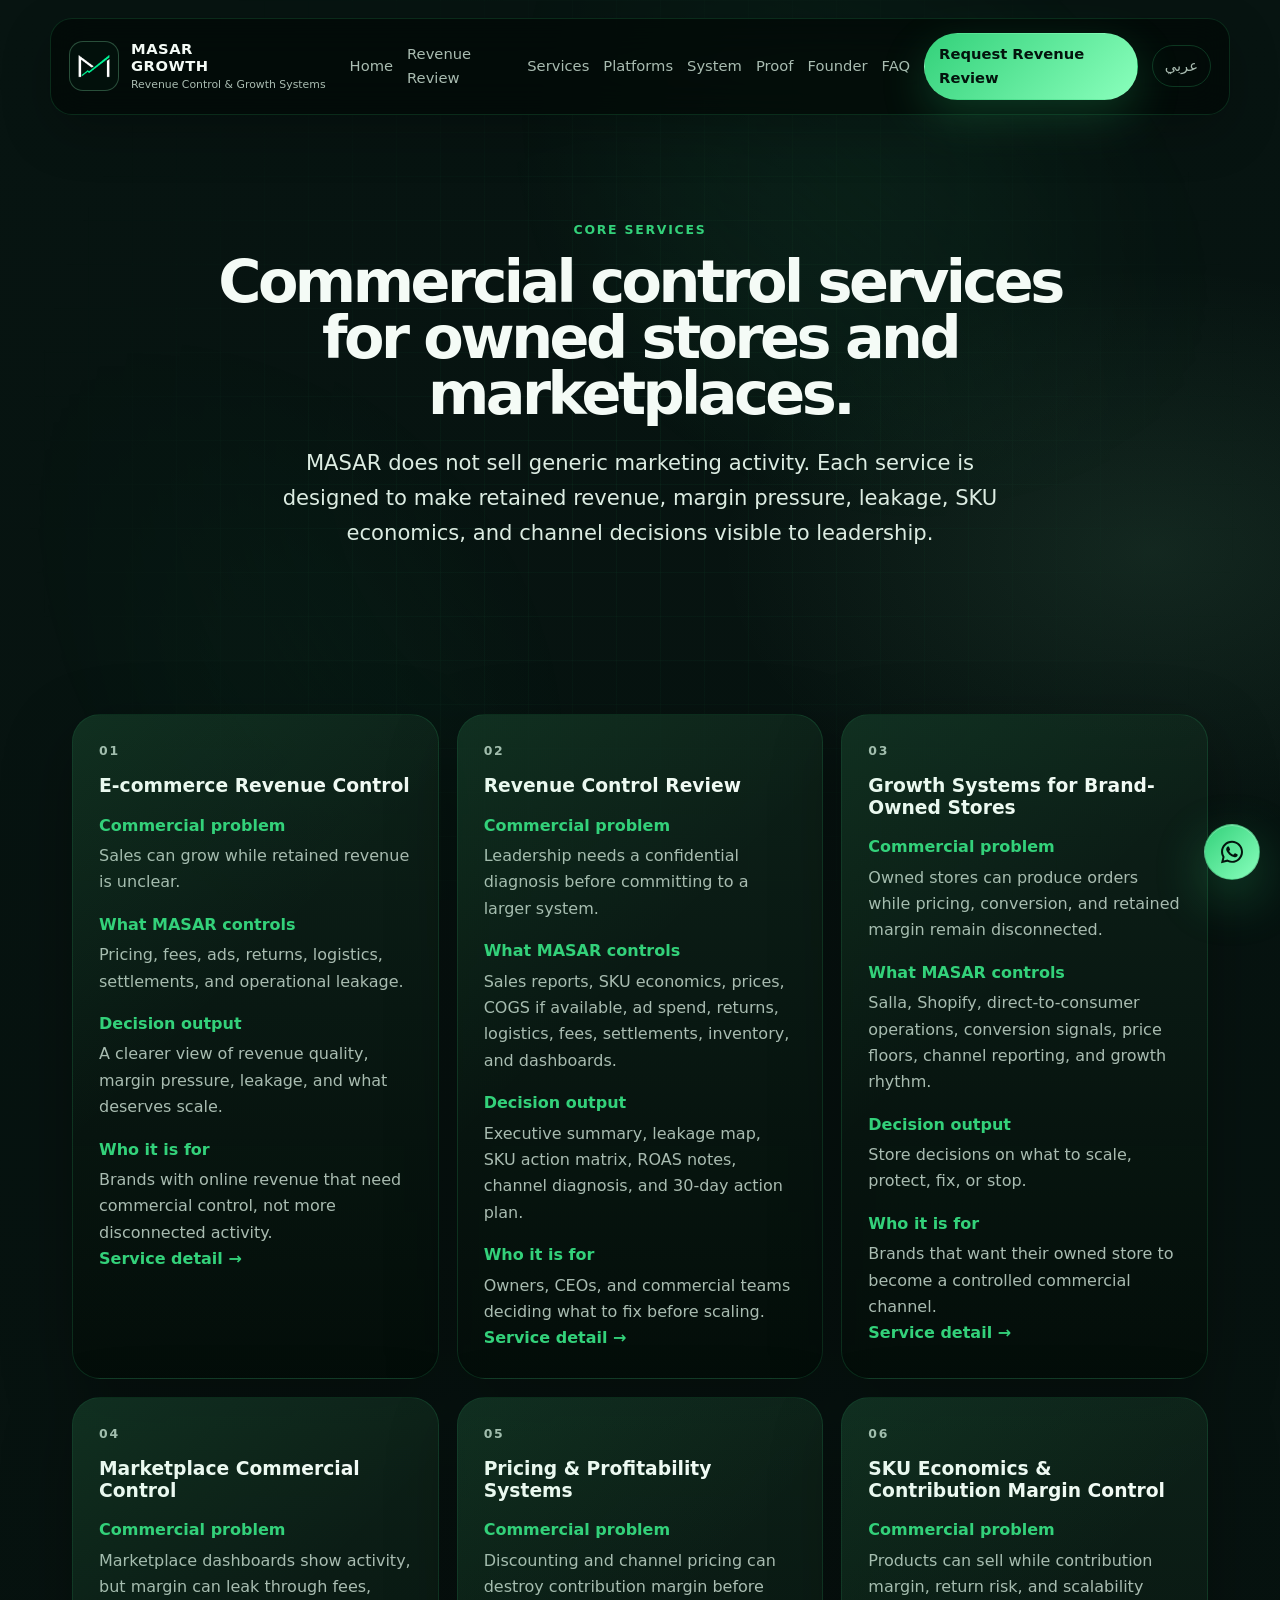
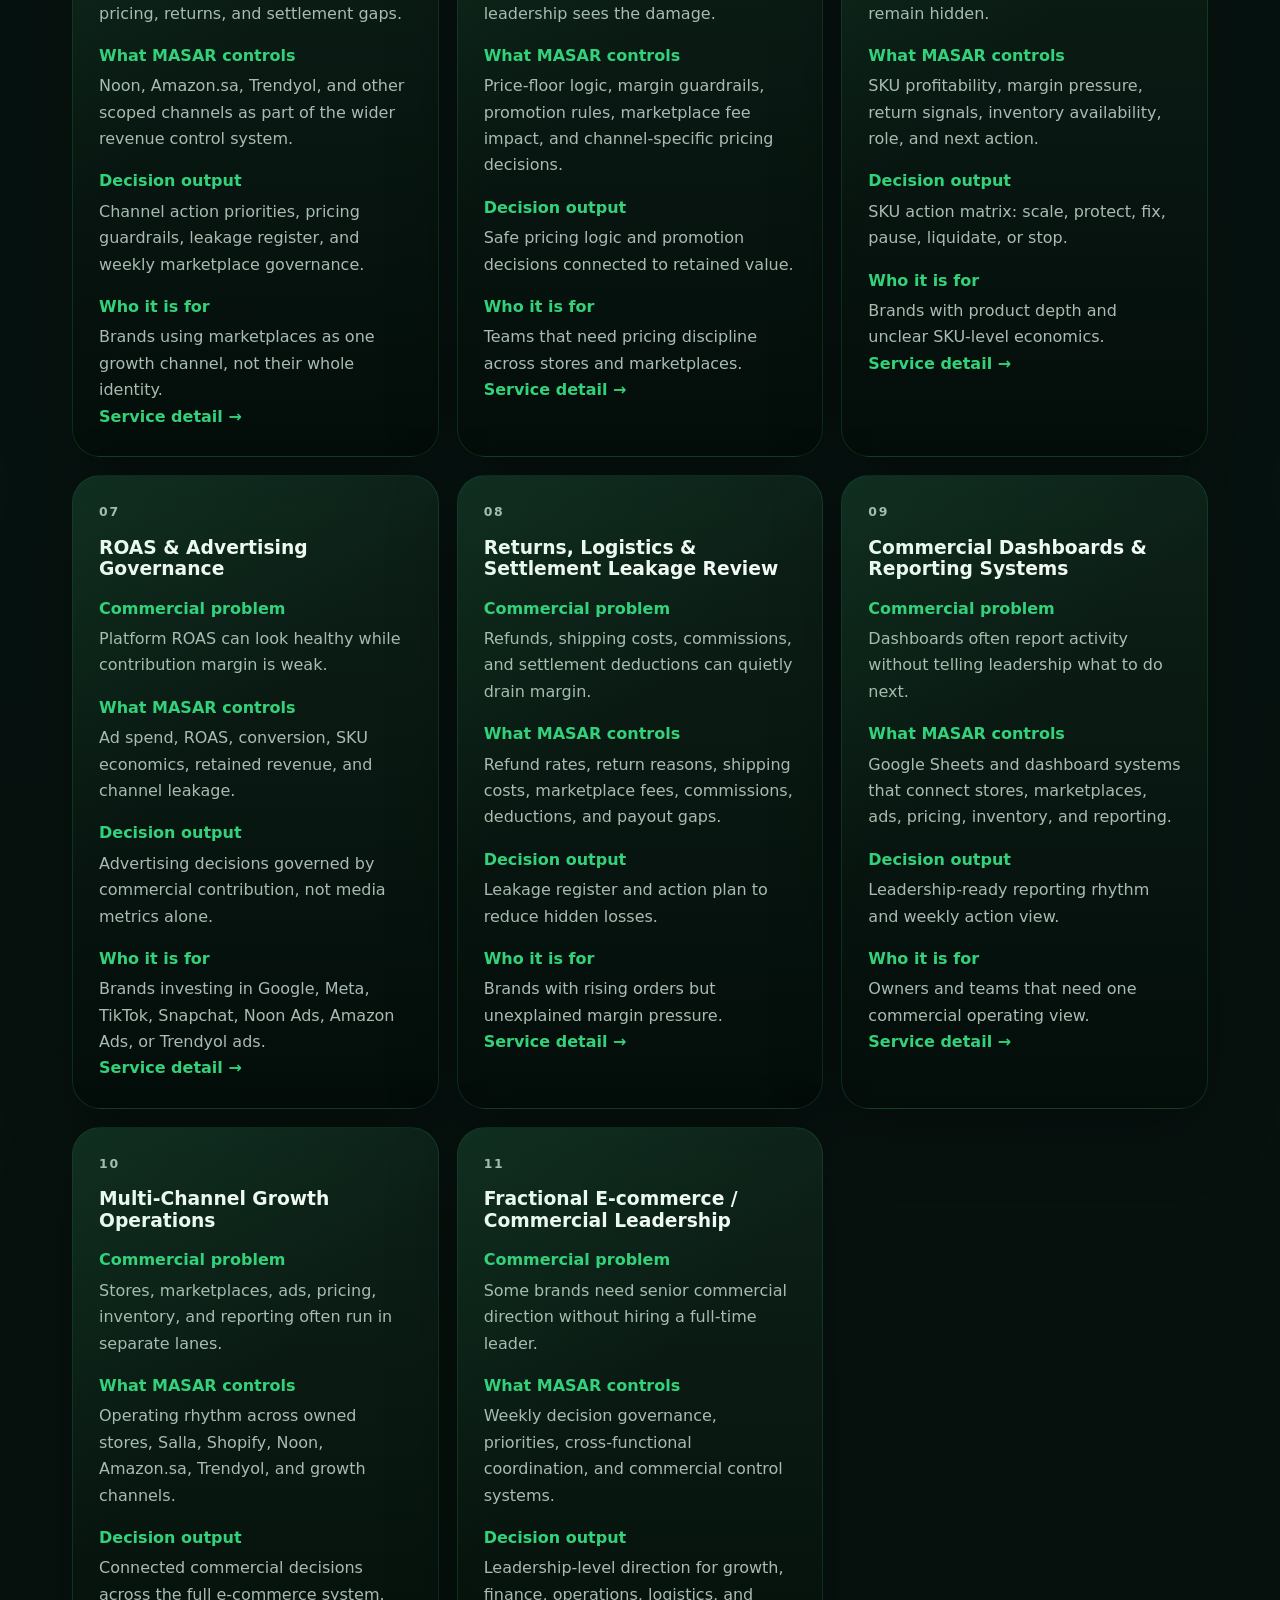
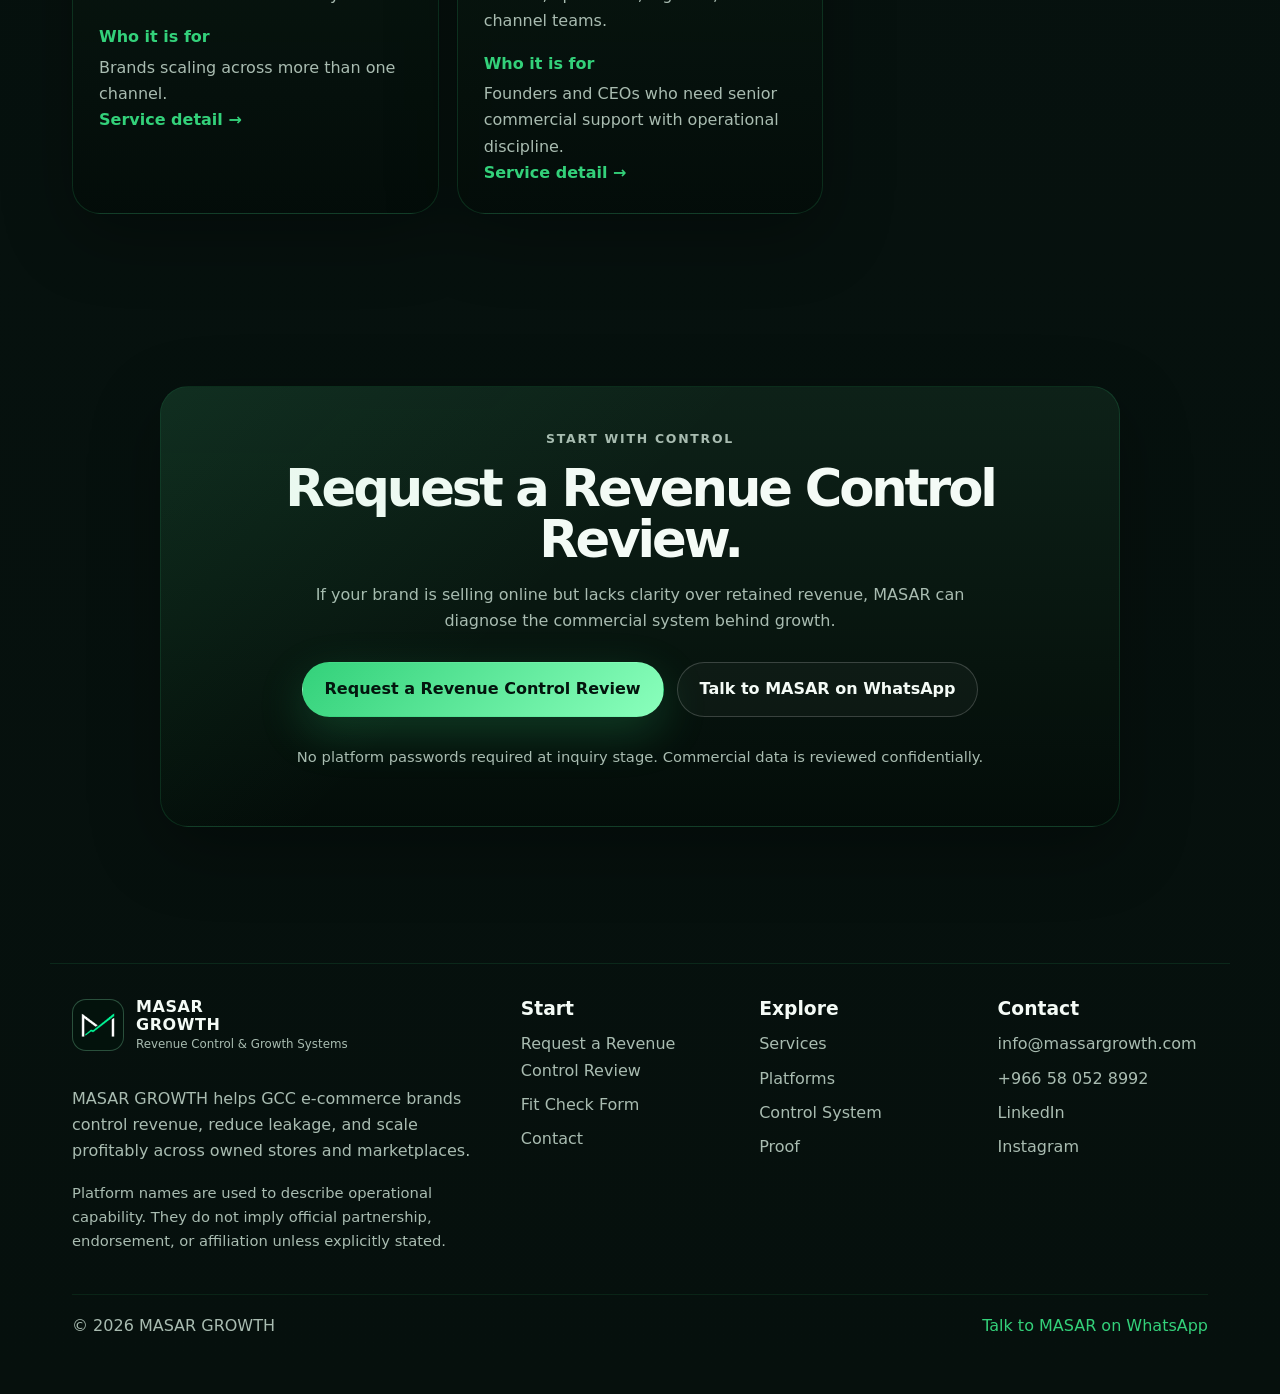
<file: services/index.html>
<!DOCTYPE html>
<html dir="ltr" lang="en"><head><meta charset="utf-8"/><meta content="width=device-width,initial-scale=1" name="viewport"/><title>MASAR GROWTH Services | E-commerce Revenue Control &amp; Growth Systems</title><meta content="Revenue control services for e-commerce brands: review, owned-store growth, marketplace control, pricing, SKU economics, ROAS governance, leakage review, dashboards, and leadership." name="description"/><meta content="E-commerce revenue control, Ecommerce consulting GCC, E-commerce growth systems, Marketplace management GCC, Salla growth consultant, Shopify ecommerce consultant, Marketplace profitability consultant, ROAS governance, SKU profitability analysis, Pricing and profitability systems, Ecommerce revenue systems, Multi-channel ecommerce growth" name="keywords"/><link href="https://massargrowth.com/services/" rel="canonical"/><link href="https://massargrowth.com/services/" hreflang="en" rel="alternate"/><link href="https://massargrowth.com/ar/services/" hreflang="ar" rel="alternate"/><link href="https://massargrowth.com/" hreflang="x-default" rel="alternate"/><meta content="website" property="og:type"/><meta content="MASAR GROWTH Services | E-commerce Revenue Control &amp; Growth Systems" property="og:title"/><meta content="Revenue control services for e-commerce brands: review, owned-store growth, marketplace control, pricing, SKU economics, ROAS governance, leakage review, dashboards, and leadership." property="og:description"/><meta content="https://massargrowth.com/services/" property="og:url"/><meta content="https://massargrowth.com/assets/img/og-image.png" property="og:image"/><meta content="summary_large_image" name="twitter:card"/><link href="/assets/img/favicon-32.png" rel="icon"/><link href="/assets/img/apple-touch-icon.png" rel="apple-touch-icon"/><link href="/assets/manifest.webmanifest" rel="manifest"/><link href="/assets/css/styles.css" rel="stylesheet"/><script type="application/ld+json">{"@context": "https://schema.org", "@type": "Organization", "name": "MASAR GROWTH", "url": "https://massargrowth.com", "logo": "https://massargrowth.com/assets/img/logo-512.png", "email": "info@massargrowth.com", "telephone": "+966 58 052 8992", "sameAs": ["https://www.linkedin.com/company/masargrowth/", "https://www.instagram.com/masar_growth", "https://x.com/MASARGROWTH", "https://www.facebook.com/MASARGROWTH"]}</script></head><body class="lang-en"><div aria-hidden="true" class="bg-grid"></div><header class="site-header" data-header="">
<a aria-label="MASAR GROWTH home" class="brand" href="/"><img alt="MASAR GROWTH logo" height="44" src="/assets/img/logo.png" width="44"/><span><strong>MASAR<br/>GROWTH</strong><small>Revenue Control &amp; Growth Systems</small></span></a>
<button aria-label="Toggle navigation" class="nav-toggle" data-nav-toggle=""><span></span><span></span><span></span></button>
<nav class="site-nav" data-nav=""><a href="/">Home</a><a href="/revenue-control-review/">Revenue Review</a><a href="/services/">Services</a><a href="/platforms/">Platforms</a><a href="/system/">System</a><a href="/proof/">Proof</a><a href="/founder/">Founder</a><a href="/faq/">FAQ</a><a class="btn btn-small btn-primary" href="/revenue-control-review/">Request Revenue Review</a><a class="lang-switch" href="/ar/services/">عربي</a></nav>
</header><main><section class="hero compact"><p class="kicker">Core services</p><h1>Commercial control services for owned stores and marketplaces.</h1><p class="lead">MASAR does not sell generic marketing activity. Each service is designed to make retained revenue, margin pressure, leakage, SKU economics, and channel decisions visible to leadership.</p></section><section class="section"><div class="service-grid"><article class="service-card card" data-reveal=""><p class="kicker">01</p><h3>E-commerce Revenue Control</h3><dl><dt>Commercial problem</dt><dd>Sales can grow while retained revenue is unclear.</dd><dt>What MASAR controls</dt><dd>Pricing, fees, ads, returns, logistics, settlements, and operational leakage.</dd><dt>Decision output</dt><dd>A clearer view of revenue quality, margin pressure, leakage, and what deserves scale.</dd><dt>Who it is for</dt><dd>Brands with online revenue that need commercial control, not more disconnected activity.</dd></dl><a class="text-link" href="/services/ecommerce-revenue-control/">Service detail →</a></article><article class="service-card card" data-reveal=""><p class="kicker">02</p><h3>Revenue Control Review</h3><dl><dt>Commercial problem</dt><dd>Leadership needs a confidential diagnosis before committing to a larger system.</dd><dt>What MASAR controls</dt><dd>Sales reports, SKU economics, prices, COGS if available, ad spend, returns, logistics, fees, settlements, inventory, and dashboards.</dd><dt>Decision output</dt><dd>Executive summary, leakage map, SKU action matrix, ROAS notes, channel diagnosis, and 30-day action plan.</dd><dt>Who it is for</dt><dd>Owners, CEOs, and commercial teams deciding what to fix before scaling.</dd></dl><a class="text-link" href="/services/revenue-control-review/">Service detail →</a></article><article class="service-card card" data-reveal=""><p class="kicker">03</p><h3>Growth Systems for Brand-Owned Stores</h3><dl><dt>Commercial problem</dt><dd>Owned stores can produce orders while pricing, conversion, and retained margin remain disconnected.</dd><dt>What MASAR controls</dt><dd>Salla, Shopify, direct-to-consumer operations, conversion signals, price floors, channel reporting, and growth rhythm.</dd><dt>Decision output</dt><dd>Store decisions on what to scale, protect, fix, or stop.</dd><dt>Who it is for</dt><dd>Brands that want their owned store to become a controlled commercial channel.</dd></dl><a class="text-link" href="/services/growth-systems-brand-owned-stores/">Service detail →</a></article><article class="service-card card" data-reveal=""><p class="kicker">04</p><h3>Marketplace Commercial Control</h3><dl><dt>Commercial problem</dt><dd>Marketplace dashboards show activity, but margin can leak through fees, pricing, returns, and settlement gaps.</dd><dt>What MASAR controls</dt><dd>Noon, Amazon.sa, Trendyol, and other scoped channels as part of the wider revenue control system.</dd><dt>Decision output</dt><dd>Channel action priorities, pricing guardrails, leakage register, and weekly marketplace governance.</dd><dt>Who it is for</dt><dd>Brands using marketplaces as one growth channel, not their whole identity.</dd></dl><a class="text-link" href="/services/marketplace-commercial-control/">Service detail →</a></article><article class="service-card card" data-reveal=""><p class="kicker">05</p><h3>Pricing &amp; Profitability Systems</h3><dl><dt>Commercial problem</dt><dd>Discounting and channel pricing can destroy contribution margin before leadership sees the damage.</dd><dt>What MASAR controls</dt><dd>Price-floor logic, margin guardrails, promotion rules, marketplace fee impact, and channel-specific pricing decisions.</dd><dt>Decision output</dt><dd>Safe pricing logic and promotion decisions connected to retained value.</dd><dt>Who it is for</dt><dd>Teams that need pricing discipline across stores and marketplaces.</dd></dl><a class="text-link" href="/services/pricing-profitability-systems/">Service detail →</a></article><article class="service-card card" data-reveal=""><p class="kicker">06</p><h3>SKU Economics &amp; Contribution Margin Control</h3><dl><dt>Commercial problem</dt><dd>Products can sell while contribution margin, return risk, and scalability remain hidden.</dd><dt>What MASAR controls</dt><dd>SKU profitability, margin pressure, return signals, inventory availability, role, and next action.</dd><dt>Decision output</dt><dd>SKU action matrix: scale, protect, fix, pause, liquidate, or stop.</dd><dt>Who it is for</dt><dd>Brands with product depth and unclear SKU-level economics.</dd></dl><a class="text-link" href="/services/sku-economics-contribution-margin/">Service detail →</a></article><article class="service-card card" data-reveal=""><p class="kicker">07</p><h3>ROAS &amp; Advertising Governance</h3><dl><dt>Commercial problem</dt><dd>Platform ROAS can look healthy while contribution margin is weak.</dd><dt>What MASAR controls</dt><dd>Ad spend, ROAS, conversion, SKU economics, retained revenue, and channel leakage.</dd><dt>Decision output</dt><dd>Advertising decisions governed by commercial contribution, not media metrics alone.</dd><dt>Who it is for</dt><dd>Brands investing in Google, Meta, TikTok, Snapchat, Noon Ads, Amazon Ads, or Trendyol ads.</dd></dl><a class="text-link" href="/services/roas-advertising-governance/">Service detail →</a></article><article class="service-card card" data-reveal=""><p class="kicker">08</p><h3>Returns, Logistics &amp; Settlement Leakage Review</h3><dl><dt>Commercial problem</dt><dd>Refunds, shipping costs, commissions, and settlement deductions can quietly drain margin.</dd><dt>What MASAR controls</dt><dd>Refund rates, return reasons, shipping costs, marketplace fees, commissions, deductions, and payout gaps.</dd><dt>Decision output</dt><dd>Leakage register and action plan to reduce hidden losses.</dd><dt>Who it is for</dt><dd>Brands with rising orders but unexplained margin pressure.</dd></dl><a class="text-link" href="/services/returns-logistics-settlement-leakage/">Service detail →</a></article><article class="service-card card" data-reveal=""><p class="kicker">09</p><h3>Commercial Dashboards &amp; Reporting Systems</h3><dl><dt>Commercial problem</dt><dd>Dashboards often report activity without telling leadership what to do next.</dd><dt>What MASAR controls</dt><dd>Google Sheets and dashboard systems that connect stores, marketplaces, ads, pricing, inventory, and reporting.</dd><dt>Decision output</dt><dd>Leadership-ready reporting rhythm and weekly action view.</dd><dt>Who it is for</dt><dd>Owners and teams that need one commercial operating view.</dd></dl><a class="text-link" href="/services/commercial-dashboards-reporting-systems/">Service detail →</a></article><article class="service-card card" data-reveal=""><p class="kicker">10</p><h3>Multi-Channel Growth Operations</h3><dl><dt>Commercial problem</dt><dd>Stores, marketplaces, ads, pricing, inventory, and reporting often run in separate lanes.</dd><dt>What MASAR controls</dt><dd>Operating rhythm across owned stores, Salla, Shopify, Noon, Amazon.sa, Trendyol, and growth channels.</dd><dt>Decision output</dt><dd>Connected commercial decisions across the full e-commerce system.</dd><dt>Who it is for</dt><dd>Brands scaling across more than one channel.</dd></dl><a class="text-link" href="/services/multi-channel-growth-operations/">Service detail →</a></article><article class="service-card card" data-reveal=""><p class="kicker">11</p><h3>Fractional E-commerce / Commercial Leadership</h3><dl><dt>Commercial problem</dt><dd>Some brands need senior commercial direction without hiring a full-time leader.</dd><dt>What MASAR controls</dt><dd>Weekly decision governance, priorities, cross-functional coordination, and commercial control systems.</dd><dt>Decision output</dt><dd>Leadership-level direction for growth, finance, operations, logistics, and channel teams.</dd><dt>Who it is for</dt><dd>Founders and CEOs who need senior commercial support with operational discipline.</dd></dl><a class="text-link" href="/services/fractional-ecommerce-commercial-leadership/">Service detail →</a></article></div></section><section class="section final-cta" data-reveal=""><div class="cta-panel"><p class="kicker">Start with control</p><h2>Request a Revenue Control Review.</h2><p>If your brand is selling online but lacks clarity over retained revenue, MASAR can diagnose the commercial system behind growth.</p><div class="btn-row"><a class="btn btn-primary" href="/revenue-control-review/">Request a Revenue Control Review</a><a class="btn btn-secondary" href="https://wa.me/966580528992">Talk to MASAR on WhatsApp</a></div><p class="microcopy">No platform passwords required at inquiry stage. Commercial data is reviewed confidentially.</p></div></section></main><footer class="site-footer"><div class="footer-grid"><div><a class="brand footer-brand" href="/"><img alt="MASAR GROWTH logo" height="44" src="/assets/img/logo.png" width="44"/><span><strong>MASAR<br/>GROWTH</strong><small>Revenue Control &amp; Growth Systems</small></span></a><p>MASAR GROWTH helps GCC e-commerce brands control revenue, reduce leakage, and scale profitably across owned stores and marketplaces.</p><p class="fineprint">Platform names are used to describe operational capability. They do not imply official partnership, endorsement, or affiliation unless explicitly stated.</p></div><div><h3>Start</h3><a href="/revenue-control-review/">Request a Revenue Control Review</a><a href="/apply/">Fit Check Form</a><a href="/contact/">Contact</a></div><div><h3>Explore</h3><a href="/services/">Services</a><a href="/platforms/">Platforms</a><a href="/system/">Control System</a><a href="/proof/">Proof</a></div><div><h3>Contact</h3><a href="mailto:info@massargrowth.com">info@massargrowth.com</a><a href="https://wa.me/966580528992"><bdi dir="ltr">+966 58 052 8992</bdi></a><a href="https://www.linkedin.com/company/masargrowth/">LinkedIn</a><a href="https://www.instagram.com/masar_growth">Instagram</a></div></div><div class="footer-bottom"><span>© 2026 MASAR GROWTH</span><a class="whatsapp-link" href="https://wa.me/966580528992">Talk to MASAR on WhatsApp</a></div></footer><a aria-label="Talk to MASAR GROWTH on WhatsApp" class="whatsapp-float" href="https://wa.me/966580528992"></a><script defer="" src="/assets/js/main.js"></script></body></html>
</file>
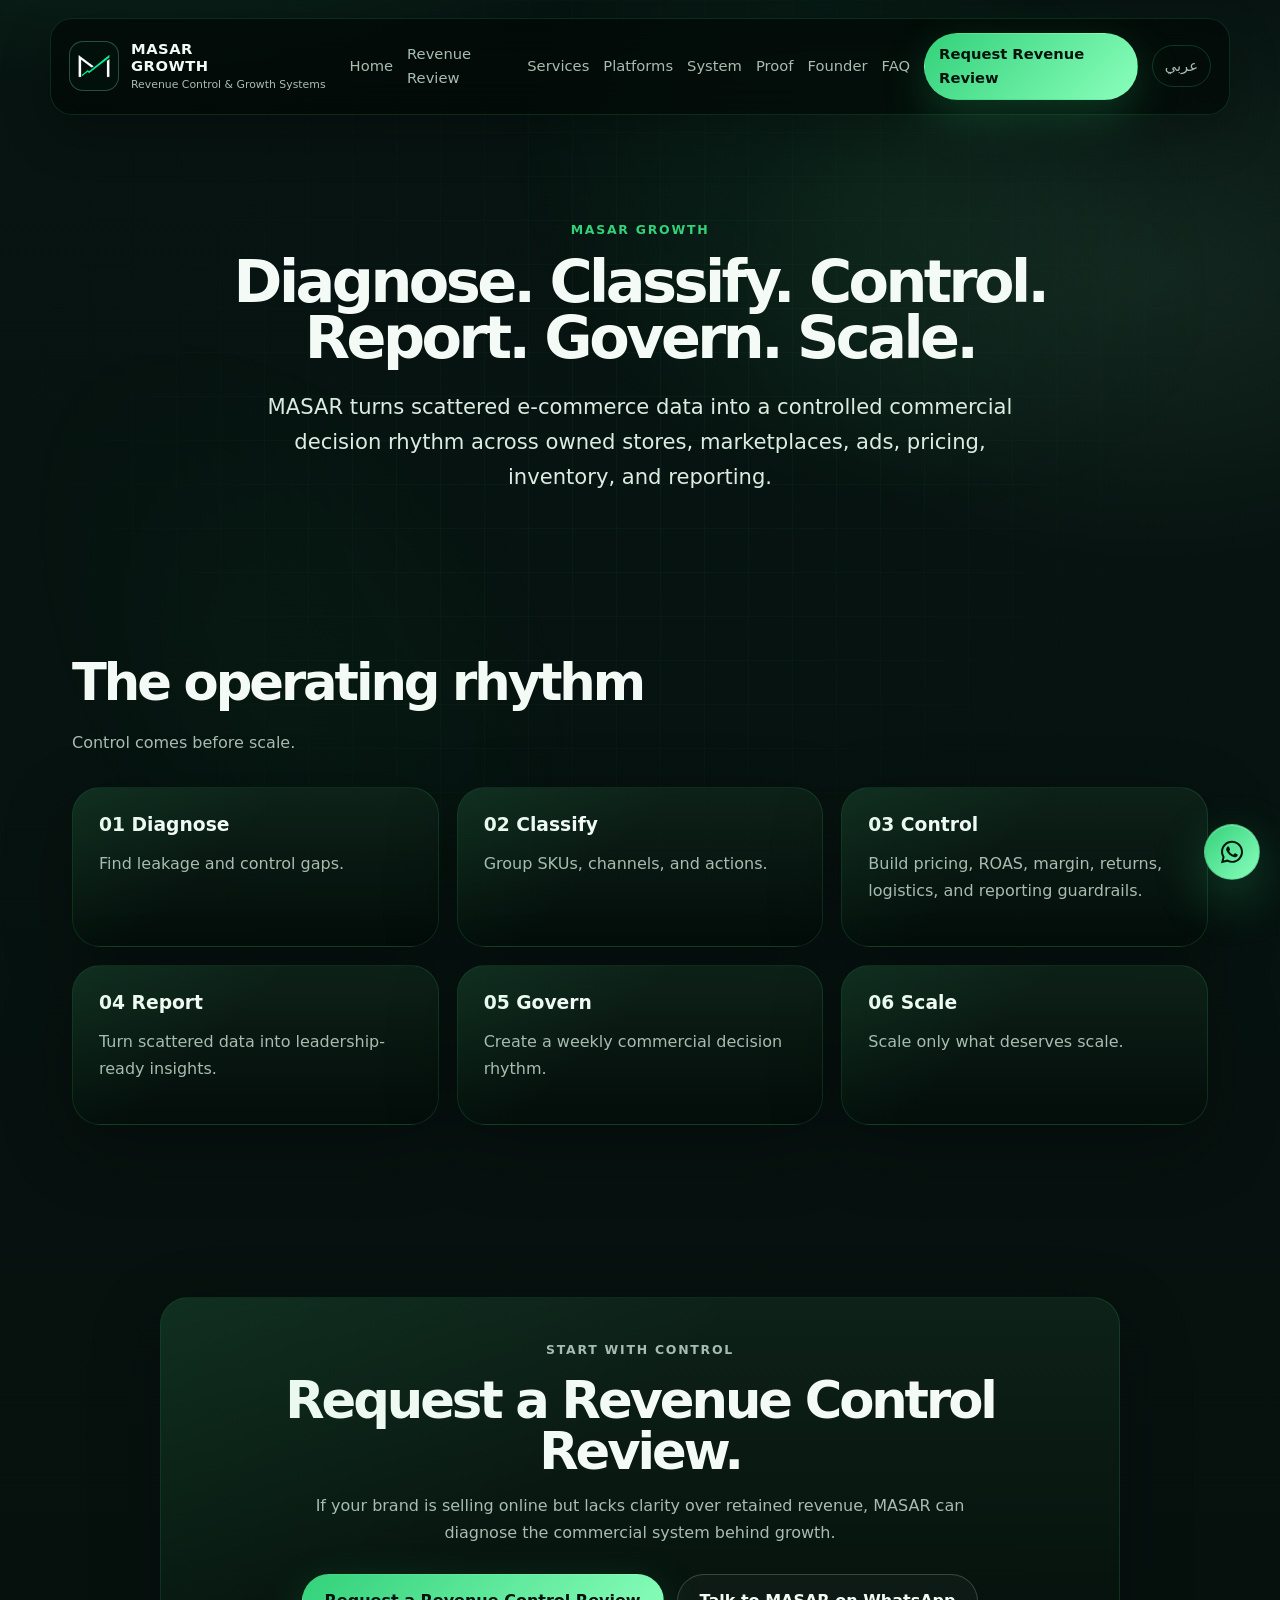
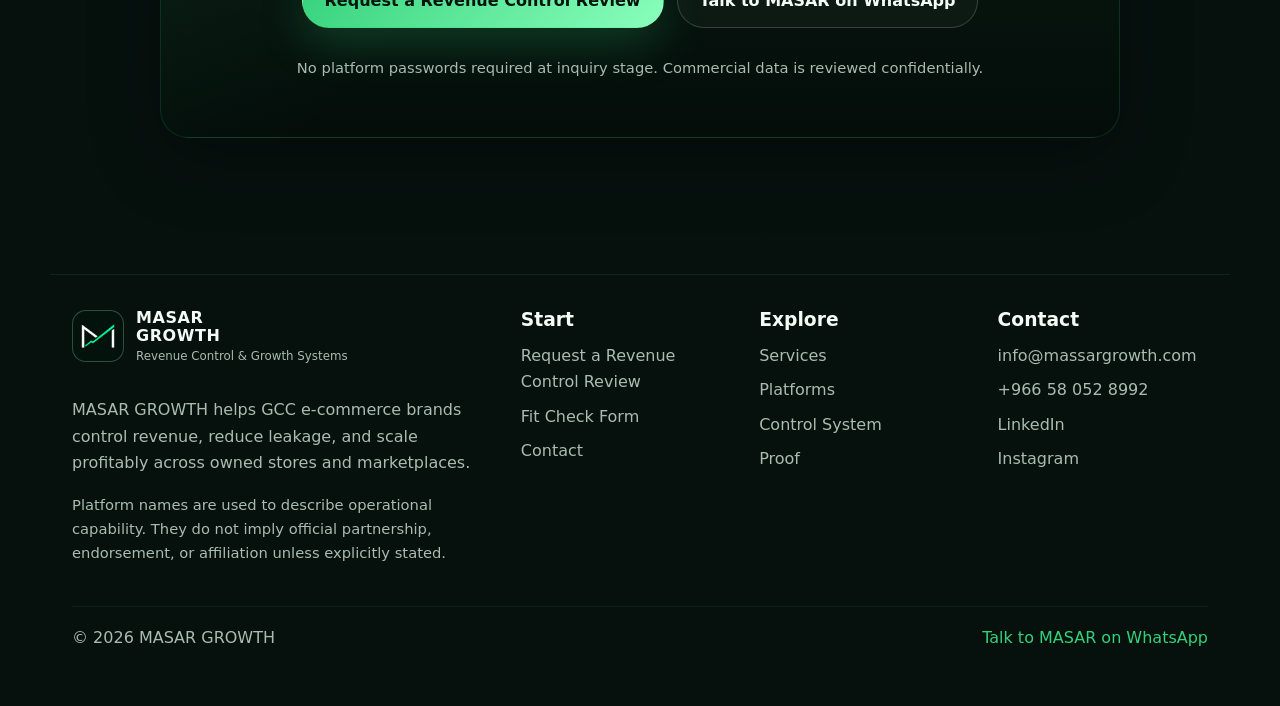
<file: system/index.html>
<!DOCTYPE html>
<html dir="ltr" lang="en"><head><meta charset="utf-8"/><meta content="width=device-width,initial-scale=1" name="viewport"/><title>MASAR Commercial Control System | Diagnose, Classify, Control, Report, Govern, Scale</title><meta content="MASAR turns scattered e-commerce data into a controlled commercial decision rhythm across owned stores, marketplaces, ads, pricing, inventory, and reportin" name="description"/><meta content="E-commerce revenue control, Ecommerce consulting GCC, E-commerce growth systems, Marketplace management GCC, Salla growth consultant, Shopify ecommerce consultant, Marketplace profitability consultant, ROAS governance, SKU profitability analysis, Pricing and profitability systems, Ecommerce revenue systems, Multi-channel ecommerce growth" name="keywords"/><link href="https://massargrowth.com/system/" rel="canonical"/><link href="https://massargrowth.com/system/" hreflang="en" rel="alternate"/><link href="https://massargrowth.com/ar/system/" hreflang="ar" rel="alternate"/><link href="https://massargrowth.com/" hreflang="x-default" rel="alternate"/><meta content="website" property="og:type"/><meta content="MASAR Commercial Control System | Diagnose, Classify, Control, Report, Govern, Scale" property="og:title"/><meta content="MASAR turns scattered e-commerce data into a controlled commercial decision rhythm across owned stores, marketplaces, ads, pricing, inventory, and reportin" property="og:description"/><meta content="https://massargrowth.com/system/" property="og:url"/><meta content="https://massargrowth.com/assets/img/og-image.png" property="og:image"/><meta content="summary_large_image" name="twitter:card"/><link href="/assets/img/favicon-32.png" rel="icon"/><link href="/assets/img/apple-touch-icon.png" rel="apple-touch-icon"/><link href="/assets/manifest.webmanifest" rel="manifest"/><link href="/assets/css/styles.css" rel="stylesheet"/><script type="application/ld+json">{"@context": "https://schema.org", "@type": "Organization", "name": "MASAR GROWTH", "url": "https://massargrowth.com", "logo": "https://massargrowth.com/assets/img/logo-512.png", "email": "info@massargrowth.com", "telephone": "+966 58 052 8992", "sameAs": ["https://www.linkedin.com/company/masargrowth/", "https://www.instagram.com/masar_growth", "https://x.com/MASARGROWTH", "https://www.facebook.com/MASARGROWTH"]}</script></head><body class="lang-en"><div aria-hidden="true" class="bg-grid"></div><header class="site-header" data-header="">
<a aria-label="MASAR GROWTH home" class="brand" href="/"><img alt="MASAR GROWTH logo" height="44" src="/assets/img/logo.png" width="44"/><span><strong>MASAR<br/>GROWTH</strong><small>Revenue Control &amp; Growth Systems</small></span></a>
<button aria-label="Toggle navigation" class="nav-toggle" data-nav-toggle=""><span></span><span></span><span></span></button>
<nav class="site-nav" data-nav=""><a href="/">Home</a><a href="/revenue-control-review/">Revenue Review</a><a href="/services/">Services</a><a href="/platforms/">Platforms</a><a href="/system/">System</a><a href="/proof/">Proof</a><a href="/founder/">Founder</a><a href="/faq/">FAQ</a><a class="btn btn-small btn-primary" href="/revenue-control-review/">Request Revenue Review</a><a class="lang-switch" href="/ar/system/">عربي</a></nav>
</header><main><section class="hero compact"><p class="kicker">MASAR GROWTH</p><h1>Diagnose. Classify. Control. Report. Govern. Scale.</h1><p class="lead">MASAR turns scattered e-commerce data into a controlled commercial decision rhythm across owned stores, marketplaces, ads, pricing, inventory, and reporting.</p></section><section class="section"><div class="section-head"><h2>The operating rhythm</h2><p>Control comes before scale.</p></div><div class="control-map"><article class="card"><h3>01 Diagnose</h3><p>Find leakage and control gaps.</p></article><article class="card"><h3>02 Classify</h3><p>Group SKUs, channels, and actions.</p></article><article class="card"><h3>03 Control</h3><p>Build pricing, ROAS, margin, returns, logistics, and reporting guardrails.</p></article><article class="card"><h3>04 Report</h3><p>Turn scattered data into leadership-ready insights.</p></article><article class="card"><h3>05 Govern</h3><p>Create a weekly commercial decision rhythm.</p></article><article class="card"><h3>06 Scale</h3><p>Scale only what deserves scale.</p></article></div></section><section class="section final-cta" data-reveal=""><div class="cta-panel"><p class="kicker">Start with control</p><h2>Request a Revenue Control Review.</h2><p>If your brand is selling online but lacks clarity over retained revenue, MASAR can diagnose the commercial system behind growth.</p><div class="btn-row"><a class="btn btn-primary" href="/revenue-control-review/">Request a Revenue Control Review</a><a class="btn btn-secondary" href="https://wa.me/966580528992">Talk to MASAR on WhatsApp</a></div><p class="microcopy">No platform passwords required at inquiry stage. Commercial data is reviewed confidentially.</p></div></section></main><footer class="site-footer"><div class="footer-grid"><div><a class="brand footer-brand" href="/"><img alt="MASAR GROWTH logo" height="44" src="/assets/img/logo.png" width="44"/><span><strong>MASAR<br/>GROWTH</strong><small>Revenue Control &amp; Growth Systems</small></span></a><p>MASAR GROWTH helps GCC e-commerce brands control revenue, reduce leakage, and scale profitably across owned stores and marketplaces.</p><p class="fineprint">Platform names are used to describe operational capability. They do not imply official partnership, endorsement, or affiliation unless explicitly stated.</p></div><div><h3>Start</h3><a href="/revenue-control-review/">Request a Revenue Control Review</a><a href="/apply/">Fit Check Form</a><a href="/contact/">Contact</a></div><div><h3>Explore</h3><a href="/services/">Services</a><a href="/platforms/">Platforms</a><a href="/system/">Control System</a><a href="/proof/">Proof</a></div><div><h3>Contact</h3><a href="mailto:info@massargrowth.com">info@massargrowth.com</a><a href="https://wa.me/966580528992"><bdi dir="ltr">+966 58 052 8992</bdi></a><a href="https://www.linkedin.com/company/masargrowth/">LinkedIn</a><a href="https://www.instagram.com/masar_growth">Instagram</a></div></div><div class="footer-bottom"><span>© 2026 MASAR GROWTH</span><a class="whatsapp-link" href="https://wa.me/966580528992">Talk to MASAR on WhatsApp</a></div></footer><a aria-label="Talk to MASAR GROWTH on WhatsApp" class="whatsapp-float" href="https://wa.me/966580528992"></a><script defer="" src="/assets/js/main.js"></script></body></html>
</file>
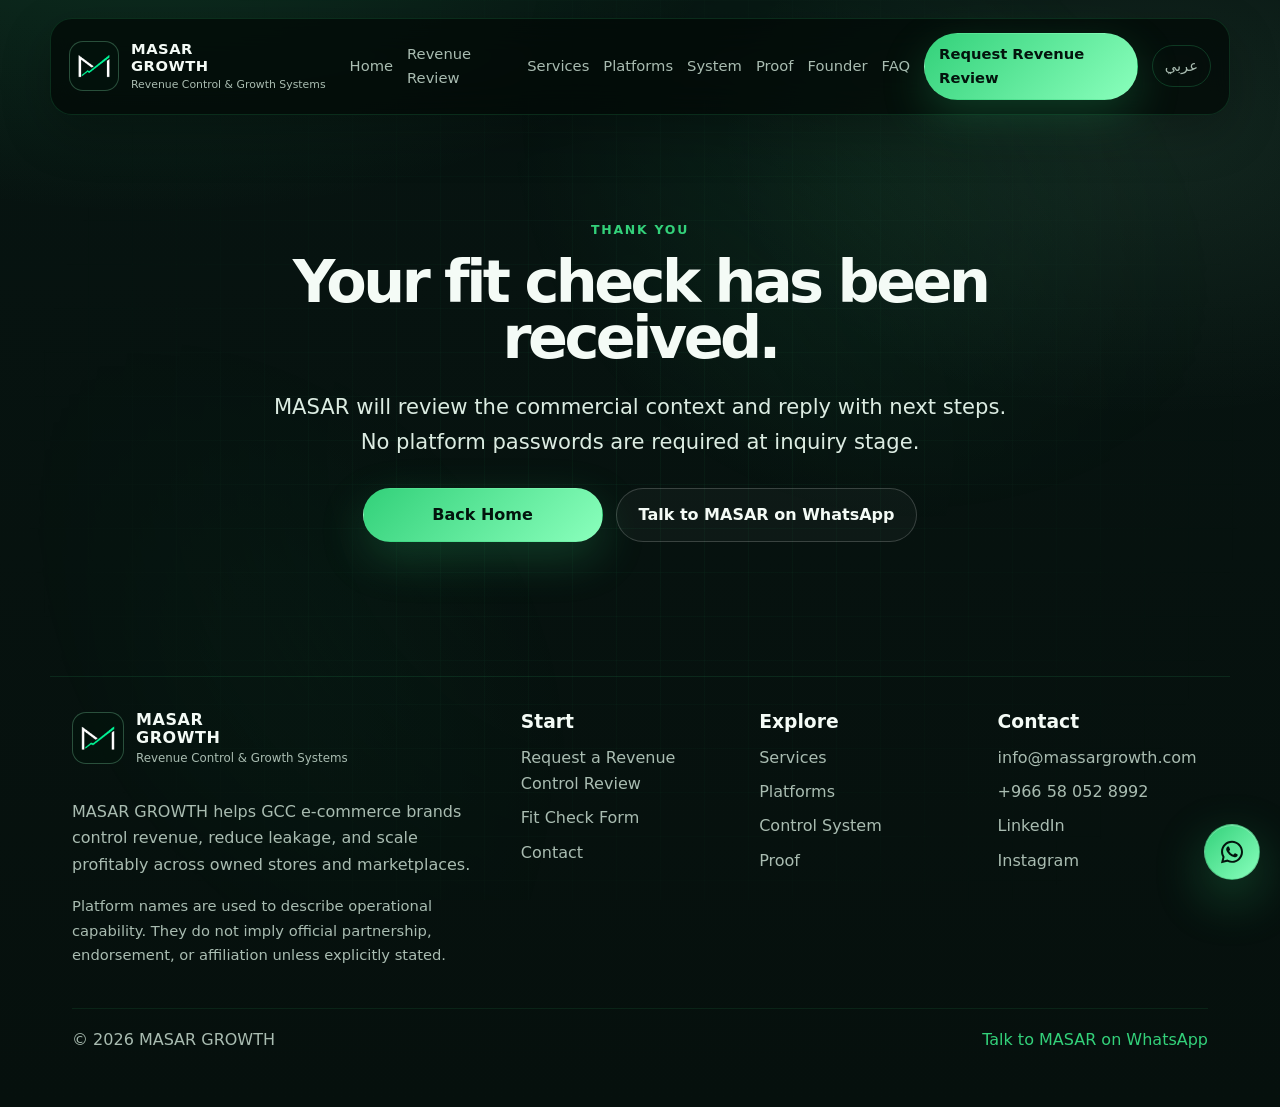
<file: thank-you/index.html>
<!DOCTYPE html>
<html dir="ltr" lang="en"><head><meta content="noindex,follow" name="robots"/><meta charset="utf-8"/><meta content="width=device-width,initial-scale=1" name="viewport"/><title>Thank You | MASAR GROWTH</title><meta content="Thank you for contacting MASAR GROWTH." name="description"/><meta content="E-commerce revenue control, Ecommerce consulting GCC, E-commerce growth systems, Marketplace management GCC, Salla growth consultant, Shopify ecommerce consultant, Marketplace profitability consultant, ROAS governance, SKU profitability analysis, Pricing and profitability systems, Ecommerce revenue systems, Multi-channel ecommerce growth" name="keywords"/><link href="https://massargrowth.com/thank-you/" rel="canonical"/><link href="https://massargrowth.com/thank-you/" hreflang="en" rel="alternate"/><link href="https://massargrowth.com/ar/thank-you/" hreflang="ar" rel="alternate"/><link href="https://massargrowth.com/" hreflang="x-default" rel="alternate"/><meta content="website" property="og:type"/><meta content="Thank You | MASAR GROWTH" property="og:title"/><meta content="Thank you for contacting MASAR GROWTH." property="og:description"/><meta content="https://massargrowth.com/thank-you/" property="og:url"/><meta content="https://massargrowth.com/assets/img/og-image.png" property="og:image"/><meta content="summary_large_image" name="twitter:card"/><link href="/assets/img/favicon-32.png" rel="icon"/><link href="/assets/img/apple-touch-icon.png" rel="apple-touch-icon"/><link href="/assets/manifest.webmanifest" rel="manifest"/><link href="/assets/css/styles.css" rel="stylesheet"/><script type="application/ld+json">{"@context": "https://schema.org", "@type": "Organization", "name": "MASAR GROWTH", "url": "https://massargrowth.com", "logo": "https://massargrowth.com/assets/img/logo-512.png", "email": "info@massargrowth.com", "telephone": "+966 58 052 8992", "sameAs": ["https://www.linkedin.com/company/masargrowth/", "https://www.instagram.com/masar_growth", "https://x.com/MASARGROWTH", "https://www.facebook.com/MASARGROWTH"]}</script></head><body class="lang-en"><div aria-hidden="true" class="bg-grid"></div><header class="site-header" data-header="">
<a aria-label="MASAR GROWTH home" class="brand" href="/"><img alt="MASAR GROWTH logo" height="44" src="/assets/img/logo.png" width="44"/><span><strong>MASAR<br/>GROWTH</strong><small>Revenue Control &amp; Growth Systems</small></span></a>
<button aria-label="Toggle navigation" class="nav-toggle" data-nav-toggle=""><span></span><span></span><span></span></button>
<nav class="site-nav" data-nav=""><a href="/">Home</a><a href="/revenue-control-review/">Revenue Review</a><a href="/services/">Services</a><a href="/platforms/">Platforms</a><a href="/system/">System</a><a href="/proof/">Proof</a><a href="/founder/">Founder</a><a href="/faq/">FAQ</a><a class="btn btn-small btn-primary" href="/revenue-control-review/">Request Revenue Review</a><a class="lang-switch" href="/ar/thank-you/">عربي</a></nav>
</header><main><section class="hero compact"><p class="kicker">Thank you</p><h1>Your fit check has been received.</h1><p class="lead">MASAR will review the commercial context and reply with next steps. No platform passwords are required at inquiry stage.</p><div class="btn-row"><a class="btn btn-primary" href="/">Back Home</a><a class="btn btn-secondary" href="https://wa.me/966580528992">Talk to MASAR on WhatsApp</a></div></section></main><footer class="site-footer"><div class="footer-grid"><div><a class="brand footer-brand" href="/"><img alt="MASAR GROWTH logo" height="44" src="/assets/img/logo.png" width="44"/><span><strong>MASAR<br/>GROWTH</strong><small>Revenue Control &amp; Growth Systems</small></span></a><p>MASAR GROWTH helps GCC e-commerce brands control revenue, reduce leakage, and scale profitably across owned stores and marketplaces.</p><p class="fineprint">Platform names are used to describe operational capability. They do not imply official partnership, endorsement, or affiliation unless explicitly stated.</p></div><div><h3>Start</h3><a href="/revenue-control-review/">Request a Revenue Control Review</a><a href="/apply/">Fit Check Form</a><a href="/contact/">Contact</a></div><div><h3>Explore</h3><a href="/services/">Services</a><a href="/platforms/">Platforms</a><a href="/system/">Control System</a><a href="/proof/">Proof</a></div><div><h3>Contact</h3><a href="mailto:info@massargrowth.com">info@massargrowth.com</a><a href="https://wa.me/966580528992"><bdi dir="ltr">+966 58 052 8992</bdi></a><a href="https://www.linkedin.com/company/masargrowth/">LinkedIn</a><a href="https://www.instagram.com/masar_growth">Instagram</a></div></div><div class="footer-bottom"><span>© 2026 MASAR GROWTH</span><a class="whatsapp-link" href="https://wa.me/966580528992">Talk to MASAR on WhatsApp</a></div></footer><a aria-label="Talk to MASAR GROWTH on WhatsApp" class="whatsapp-float" href="https://wa.me/966580528992"></a><script defer="" src="/assets/js/main.js"></script></body></html>
</file>
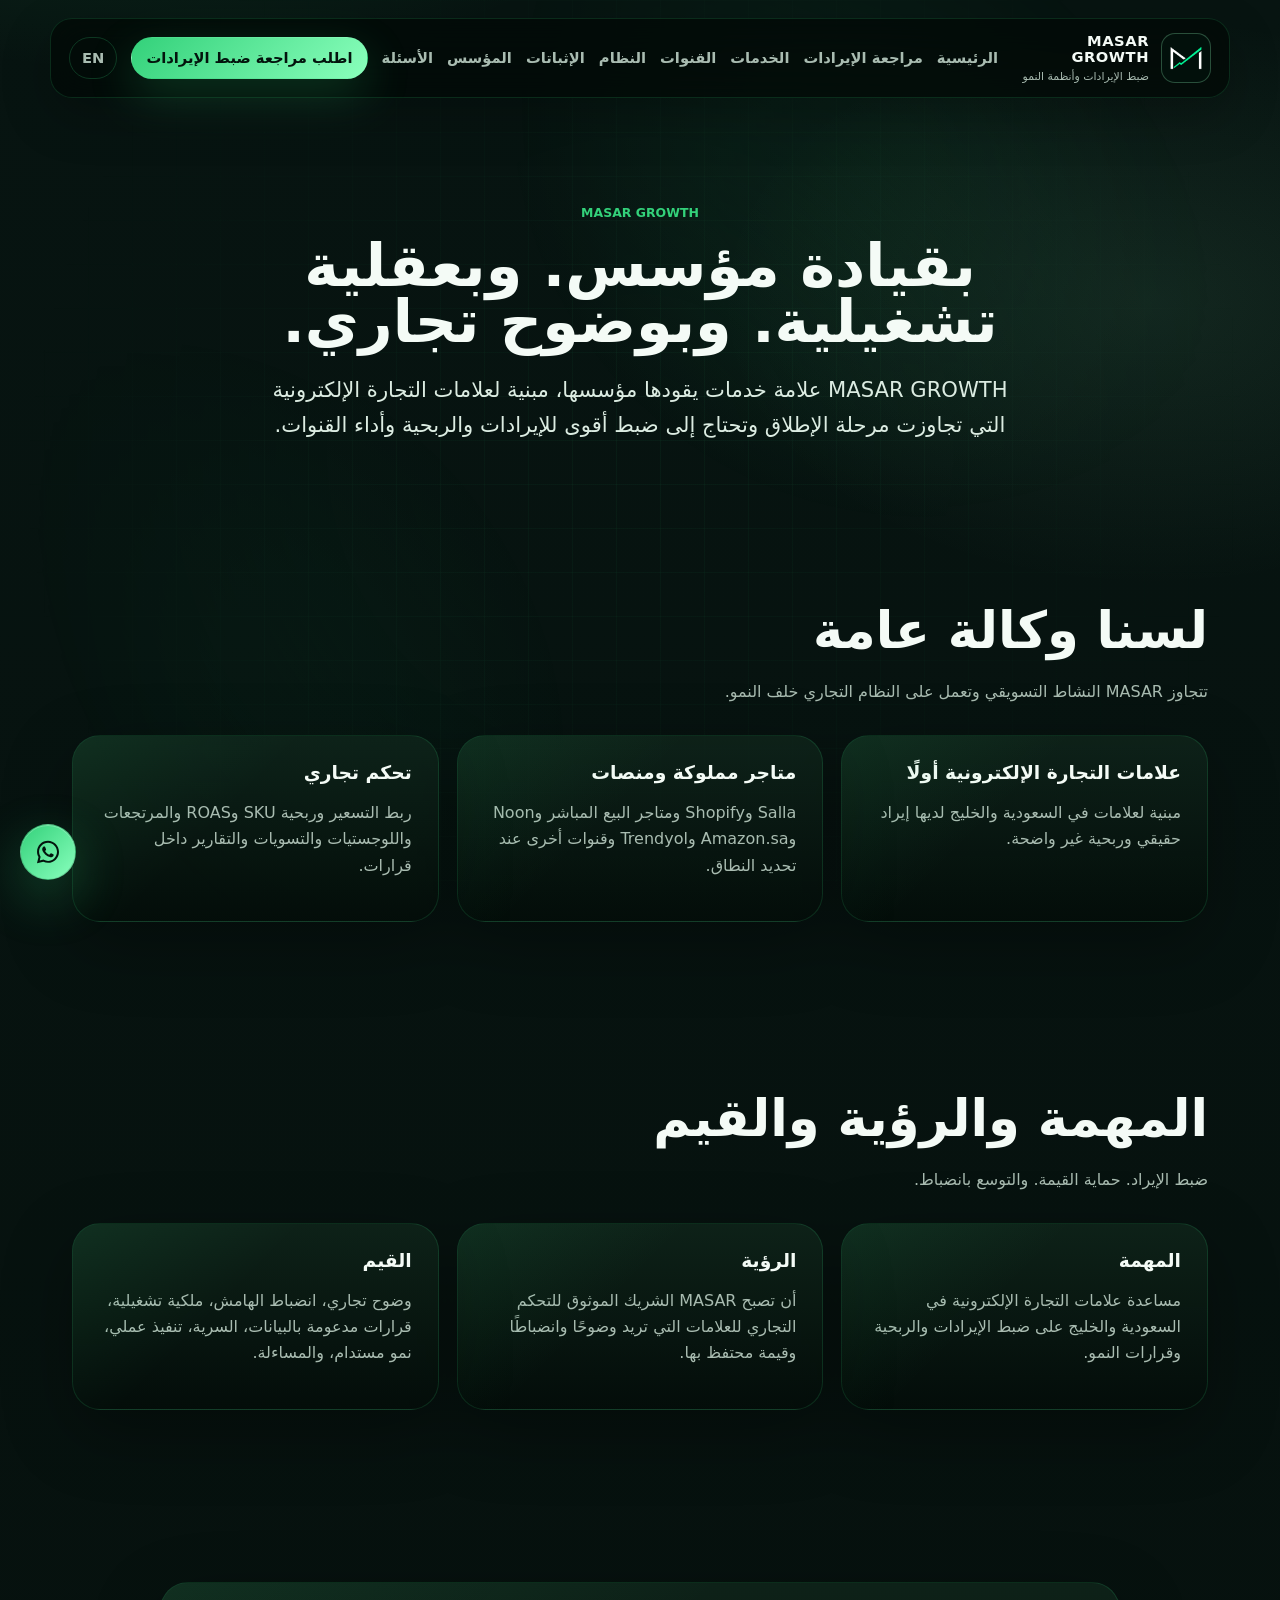
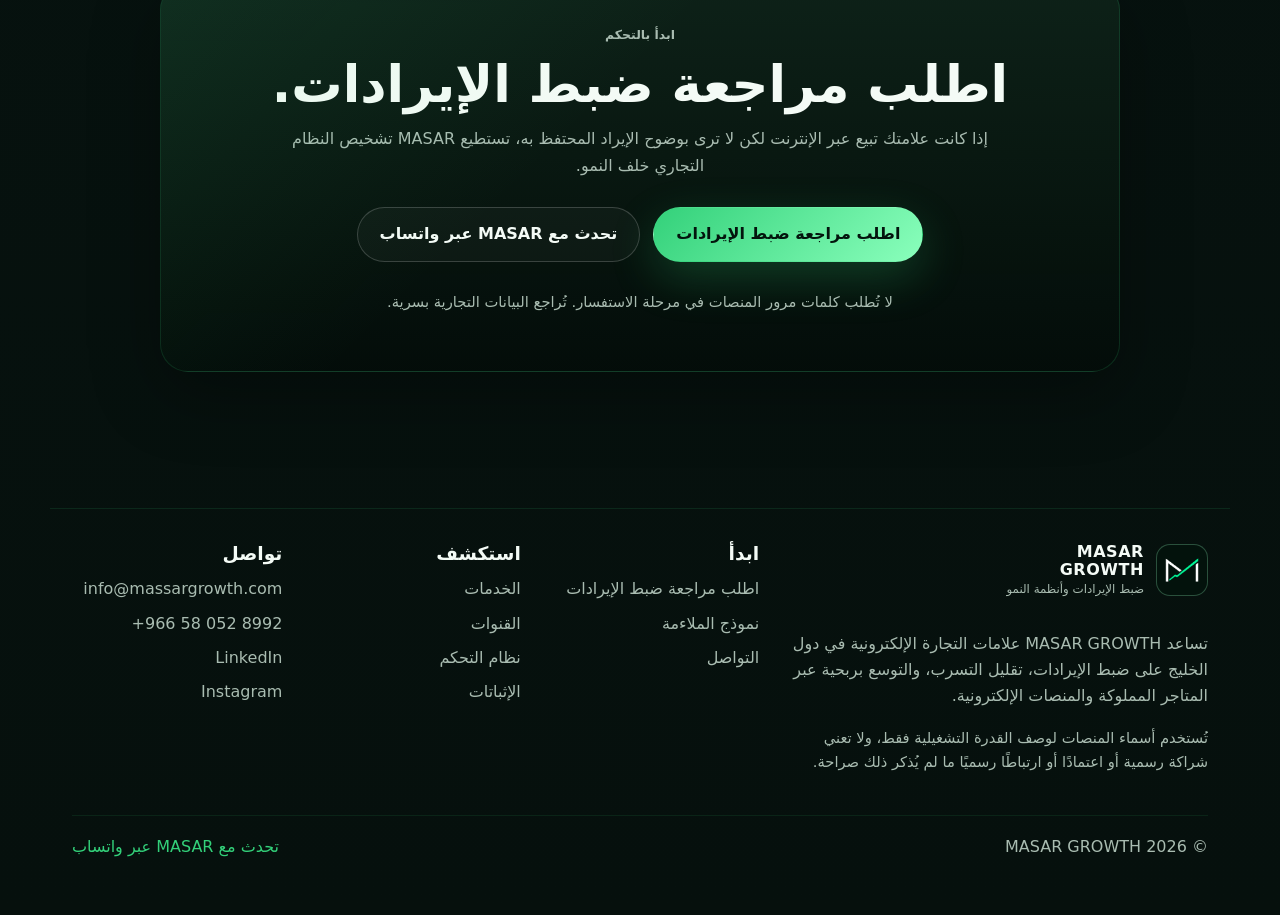
<file: ar/about/index.html>
<!DOCTYPE html>
<html dir="rtl" lang="ar"><head><meta charset="utf-8"/><meta content="width=device-width,initial-scale=1" name="viewport"/><title>عن MASAR GROWTH | ضبط إيرادات التجارة الإلكترونية</title><meta content="MASAR GROWTH علامة خدمات يقودها مؤسسها، مبنية لعلامات التجارة الإلكترونية التي تجاوزت مرحلة الإطلاق وتحتاج إلى ضبط أقوى للإيرادات والربحية وأداء القنوات." name="description"/><meta content="ضبط إيرادات التجارة الإلكترونية, أنظمة نمو التجارة الإلكترونية, استشارات تجارة إلكترونية السعودية, ربحية المتاجر الإلكترونية, التحكم التجاري, إدارة متجر سلة, مستشار سلة, إدارة متجر شوبيفاي, إدارة متجر نون, إدارة متجر أمازون السعودية, نمو ترينديول السعودية, تحليل العائد على الإنفاق الإعلاني, ربحية SKU, تسرّب الهامش, أنظمة الإيراد للتجارة الإلكترونية" name="keywords"/><link href="https://massargrowth.com/ar/about/" rel="canonical"/><link href="https://massargrowth.com/about/" hreflang="en" rel="alternate"/><link href="https://massargrowth.com/ar/about/" hreflang="ar" rel="alternate"/><link href="https://massargrowth.com/" hreflang="x-default" rel="alternate"/><meta content="website" property="og:type"/><meta content="عن MASAR GROWTH | ضبط إيرادات التجارة الإلكترونية" property="og:title"/><meta content="MASAR GROWTH علامة خدمات يقودها مؤسسها، مبنية لعلامات التجارة الإلكترونية التي تجاوزت مرحلة الإطلاق وتحتاج إلى ضبط أقوى للإيرادات والربحية وأداء القنوات." property="og:description"/><meta content="https://massargrowth.com/ar/about/" property="og:url"/><meta content="https://massargrowth.com/assets/img/og-image.png" property="og:image"/><meta content="summary_large_image" name="twitter:card"/><link href="/assets/img/favicon-32.png" rel="icon"/><link href="/assets/img/apple-touch-icon.png" rel="apple-touch-icon"/><link href="/assets/manifest.webmanifest" rel="manifest"/><link href="/assets/css/styles.css" rel="stylesheet"/><script type="application/ld+json">{"@context": "https://schema.org", "@type": "Organization", "name": "MASAR GROWTH", "url": "https://massargrowth.com", "logo": "https://massargrowth.com/assets/img/logo-512.png", "email": "info@massargrowth.com", "telephone": "+966 58 052 8992", "sameAs": ["https://www.linkedin.com/company/masargrowth/", "https://www.instagram.com/masar_growth", "https://x.com/MASARGROWTH", "https://www.facebook.com/MASARGROWTH"]}</script></head><body class="lang-ar"><div aria-hidden="true" class="bg-grid"></div><header class="site-header" data-header="">
<a aria-label="MASAR GROWTH home" class="brand" href="/ar/"><img alt="MASAR GROWTH logo" height="44" src="/assets/img/logo.png" width="44"/><span><strong>MASAR<br/>GROWTH</strong><small>ضبط الإيرادات وأنظمة النمو</small></span></a>
<button aria-label="Toggle navigation" class="nav-toggle" data-nav-toggle=""><span></span><span></span><span></span></button>
<nav class="site-nav" data-nav=""><a href="/ar/">الرئيسية</a><a href="/ar/revenue-control-review/">مراجعة الإيرادات</a><a href="/ar/services/">الخدمات</a><a href="/ar/platforms/">القنوات</a><a href="/ar/system/">النظام</a><a href="/ar/proof/">الإثباتات</a><a href="/ar/founder/">المؤسس</a><a href="/ar/faq/">الأسئلة</a><a class="btn btn-small btn-primary" href="/ar/revenue-control-review/">اطلب مراجعة ضبط الإيرادات</a><a class="lang-switch" href="/about/">EN</a></nav>
</header><main><section class="hero compact"><p class="kicker">MASAR GROWTH</p><h1>بقيادة مؤسس. وبعقلية تشغيلية. وبوضوح تجاري.</h1><p class="lead">MASAR GROWTH علامة خدمات يقودها مؤسسها، مبنية لعلامات التجارة الإلكترونية التي تجاوزت مرحلة الإطلاق وتحتاج إلى ضبط أقوى للإيرادات والربحية وأداء القنوات.</p></section><section class="section"><div class="section-head"><h2>لسنا وكالة عامة</h2><p>تتجاوز MASAR النشاط التسويقي وتعمل على النظام التجاري خلف النمو.</p></div><div class="control-map"><article class="card"><h3>علامات التجارة الإلكترونية أولًا</h3><p>مبنية لعلامات في السعودية والخليج لديها إيراد حقيقي وربحية غير واضحة.</p></article><article class="card"><h3>متاجر مملوكة ومنصات</h3><p>Salla وShopify ومتاجر البيع المباشر وNoon وAmazon.sa وTrendyol وقنوات أخرى عند تحديد النطاق.</p></article><article class="card"><h3>تحكم تجاري</h3><p>ربط التسعير وربحية SKU وROAS والمرتجعات واللوجستيات والتسويات والتقارير داخل قرارات.</p></article></div></section><section class="section"><div class="section-head"><h2>المهمة والرؤية والقيم</h2><p>ضبط الإيراد. حماية القيمة. والتوسع بانضباط.</p></div><div class="control-map"><article class="card"><h3>المهمة</h3><p>مساعدة علامات التجارة الإلكترونية في السعودية والخليج على ضبط الإيرادات والربحية وقرارات النمو.</p></article><article class="card"><h3>الرؤية</h3><p>أن تصبح MASAR الشريك الموثوق للتحكم التجاري للعلامات التي تريد وضوحًا وانضباطًا وقيمة محتفظ بها.</p></article><article class="card"><h3>القيم</h3><p>وضوح تجاري، انضباط الهامش، ملكية تشغيلية، قرارات مدعومة بالبيانات، السرية، تنفيذ عملي، نمو مستدام، والمساءلة.</p></article></div></section><section class="section final-cta" data-reveal=""><div class="cta-panel"><p class="kicker">ابدأ بالتحكم</p><h2>اطلب مراجعة ضبط الإيرادات.</h2><p>إذا كانت علامتك تبيع عبر الإنترنت لكن لا ترى بوضوح الإيراد المحتفظ به، تستطيع MASAR تشخيص النظام التجاري خلف النمو.</p><div class="btn-row"><a class="btn btn-primary" href="/ar/revenue-control-review/">اطلب مراجعة ضبط الإيرادات</a><a class="btn btn-secondary" href="https://wa.me/966580528992">تحدث مع MASAR عبر واتساب</a></div><p class="microcopy">لا تُطلب كلمات مرور المنصات في مرحلة الاستفسار. تُراجع البيانات التجارية بسرية.</p></div></section></main><footer class="site-footer"><div class="footer-grid"><div><a class="brand footer-brand" href="/ar/"><img alt="MASAR GROWTH logo" height="44" src="/assets/img/logo.png" width="44"/><span><strong>MASAR<br/>GROWTH</strong><small>ضبط الإيرادات وأنظمة النمو</small></span></a><p>تساعد MASAR GROWTH علامات التجارة الإلكترونية في دول الخليج على ضبط الإيرادات، تقليل التسرب، والتوسع بربحية عبر المتاجر المملوكة والمنصات الإلكترونية.</p><p class="fineprint">تُستخدم أسماء المنصات لوصف القدرة التشغيلية فقط، ولا تعني شراكة رسمية أو اعتمادًا أو ارتباطًا رسميًا ما لم يُذكر ذلك صراحة.</p></div><div><h3>ابدأ</h3><a href="/ar/revenue-control-review/">اطلب مراجعة ضبط الإيرادات</a><a href="/ar/apply/">نموذج الملاءمة</a><a href="/ar/contact/">التواصل</a></div><div><h3>استكشف</h3><a href="/ar/services/">الخدمات</a><a href="/ar/platforms/">القنوات</a><a href="/ar/system/">نظام التحكم</a><a href="/ar/proof/">الإثباتات</a></div><div><h3>تواصل</h3><a href="mailto:info@massargrowth.com">info@massargrowth.com</a><a href="https://wa.me/966580528992"><bdi dir="ltr">+966 58 052 8992</bdi></a><a href="https://www.linkedin.com/company/masargrowth/">LinkedIn</a><a href="https://www.instagram.com/masar_growth">Instagram</a></div></div><div class="footer-bottom"><span>© 2026 MASAR GROWTH</span><a class="whatsapp-link" href="https://wa.me/966580528992">تحدث مع MASAR عبر واتساب</a></div></footer><a aria-label="تواصل مع MASAR GROWTH على واتساب" class="whatsapp-float" href="https://wa.me/966580528992"></a><script defer="" src="/assets/js/main.js"></script></body></html>
</file>
<file: assets/css/styles.css>
:root{--bg:#071411;--bg2:#0b1c17;--card:rgba(16,36,30,.82);--card2:rgba(19,43,36,.82);--line:rgba(198,255,219,.16);--line2:rgba(198,255,219,.28);--text:#f4fbf6;--muted:#a9bcb1;--soft:#d8eee1;--green:#33d17a;--green2:#8ff0b8;--gold:#d8be78;--shadow:0 22px 70px rgba(0,0,0,.32);--radius:28px;--max:1180px}*{box-sizing:border-box}html{scroll-behavior:smooth}body{margin:0;background:radial-gradient(900px 500px at 12% -10%, rgba(51,209,122,.16), transparent 65%),radial-gradient(700px 460px at 90% 12%, rgba(143,240,184,.09), transparent 62%),linear-gradient(180deg,var(--bg) 0%, #06100d 100%);color:var(--text);font-family:Inter,ui-sans-serif,system-ui,-apple-system,BlinkMacSystemFont,"Segoe UI",Arial,sans-serif;line-height:1.65;overflow-x:hidden}body.lang-ar{font-family:"Tajawal","Noto Sans Arabic",Inter,ui-sans-serif,system-ui,-apple-system,"Segoe UI",Arial,sans-serif}.bg-grid{position:fixed;inset:0;z-index:-2;background-image:linear-gradient(rgba(51,209,122,.05) 1px,transparent 1px),linear-gradient(90deg,rgba(51,209,122,.05) 1px,transparent 1px);background-size:44px 44px;mask-image:radial-gradient(circle at center,black,transparent 80%)}.bg-grid:after{content:"";position:absolute;inset:0;background:radial-gradient(circle at 72% 12%,rgba(51,209,122,.18),transparent 34%),radial-gradient(circle at 10% 85%,rgba(24,198,108,.14),transparent 32%);animation:glowMove 16s ease-in-out infinite alternate}.site-header{position:sticky;top:0;z-index:50;display:flex;align-items:center;justify-content:space-between;gap:24px;max-width:var(--max);margin:18px auto 0;padding:14px 18px;border:1px solid rgba(51,209,122,.16);border-radius:22px;background:rgba(2,9,6,.74);backdrop-filter:blur(18px);box-shadow:0 18px 50px rgba(0,0,0,.24)}.brand{display:flex;align-items:center;gap:12px;color:var(--text);text-decoration:none;letter-spacing:.04em}.brand img{width:44px;height:44px;border-radius:12px;border:1px solid var(--line);object-fit:contain;background:rgba(255,255,255,.02)}.brand-mark{display:grid;place-items:center;width:40px;height:40px;border:1px solid rgba(51,209,122,.6);border-radius:13px;color:var(--green);font-weight:900;box-shadow:0 0 28px rgba(51,209,122,.18)}.brand strong{font-size:.82rem;line-height:1}.brand small{display:block;color:var(--muted);font-size:.7rem;letter-spacing:0;text-transform:none;margin-top:3px}.site-nav{display:flex;align-items:center;gap:14px}.site-nav a{color:var(--muted);text-decoration:none;font-size:.92rem}.site-nav a:hover{color:var(--text)}.lang-switch{border:1px solid rgba(51,209,122,.22);border-radius:999px;padding:8px 12px}.nav-toggle{display:none;background:none;border:0;width:42px;height:42px}.nav-toggle span{display:block;height:2px;background:var(--text);margin:7px}.hero,.section{max-width:var(--max);margin:0 auto;padding:86px 22px}.hero{min-height:76vh;display:grid;grid-template-columns:1.02fr .98fr;align-items:center;gap:52px}.hero.compact{min-height:auto;display:block;max-width:980px;text-align:center;padding-top:105px;padding-bottom:56px}.kicker{color:var(--green);font-weight:800;letter-spacing:.14em;text-transform:uppercase;font-size:.78rem;margin:0 0 14px}.lang-ar .kicker{letter-spacing:0}.hero h1,.section h2{font-size:clamp(2.4rem,5.8vw,6rem);line-height:.95;margin:0 0 24px;letter-spacing:-.06em}.hero.compact h1{font-size:clamp(2.1rem,4.6vw,4.6rem)}.section h2{font-size:clamp(2rem,4vw,4.4rem)}h3{line-height:1.15;margin:0 0 12px}.lead{font-size:clamp(1.04rem,1.8vw,1.32rem);color:#dcece2;max-width:760px}.hero.compact .lead{margin-left:auto;margin-right:auto}.btn-row{display:flex;flex-wrap:wrap;gap:13px;margin:28px 0}.btn{display:inline-flex;align-items:center;justify-content:center;min-height:48px;border-radius:999px;padding:13px 22px;text-decoration:none;font-weight:800;border:1px solid transparent;transition:.22s ease}.btn-primary{background:linear-gradient(135deg,var(--green),#8affbc);color:#021007;box-shadow:0 16px 46px rgba(51,209,122,.22)}.btn-primary:hover{transform:translateY(-2px);box-shadow:0 24px 64px rgba(51,209,122,.28)}.btn-secondary{border-color:rgba(255,255,255,.18);color:var(--text);background:rgba(255,255,255,.03)}.btn-secondary:hover{border-color:rgba(51,209,122,.5);transform:translateY(-2px)}.btn-small{min-height:38px;padding:8px 14px;font-size:.82rem}.microcopy,.fineprint{color:var(--muted);font-size:.92rem}.control-room,.card,.metric-card,.cta-panel,.step,details{position:relative;border:1px solid rgba(51,209,122,.16);border-radius:var(--radius);background:linear-gradient(180deg,rgba(15,37,27,.82),rgba(3,12,8,.78));box-shadow:var(--shadow);overflow:hidden}.control-room{min-height:510px;padding:26px;isolation:isolate}.control-room:before,.card:before,.cta-panel:before{content:"";position:absolute;inset:0;background:linear-gradient(135deg,rgba(51,209,122,.1),transparent 42%);opacity:.8;pointer-events:none}.orb{position:absolute;width:260px;height:260px;border-radius:50%;background:radial-gradient(circle,rgba(51,209,122,.28),transparent 62%);right:-70px;top:-70px;filter:blur(5px);animation:floatOrb 9s ease-in-out infinite alternate}.dash-head{display:flex;justify-content:space-between;gap:20px;color:var(--muted);font-size:.82rem;text-transform:uppercase;letter-spacing:.12em}.dashboard-grid{display:grid;grid-template-columns:1fr 1fr;gap:16px;margin-top:160px}.dashboard-grid div{padding:18px;border:1px solid rgba(51,209,122,.18);border-radius:20px;background:rgba(0,0,0,.18)}.dashboard-grid b{display:block;color:var(--muted);font-size:.88rem}.dashboard-grid strong{display:block;color:var(--green);font-size:1.2rem}.signal-lines{position:absolute;inset:90px 40px auto;height:90px}.signal-lines span{display:block;height:1px;margin:22px 0;background:linear-gradient(90deg,transparent,var(--green),transparent);animation:lineFlow 4.5s linear infinite}.signal-lines span:nth-child(2){animation-delay:.7s}.signal-lines span:nth-child(3){animation-delay:1.4s}.proof-strip{max-width:var(--max);margin:-28px auto 30px;padding:0 22px;display:grid;grid-template-columns:repeat(6,1fr);gap:12px}.metric-card{padding:18px;min-height:118px}.metric-card strong{display:block;font-size:clamp(1.4rem,2.1vw,2.3rem);color:var(--green);line-height:1}.metric-card span{display:block;color:var(--muted);font-size:.88rem;margin-top:10px}.split{display:grid;grid-template-columns:1fr 1fr;gap:34px;align-items:center}.section-head{max-width:840px;margin-bottom:30px}.section-head p{color:var(--muted)}.card{padding:26px}.card p,.card dd{color:var(--muted)}.card-stack{display:grid;gap:16px}.card:hover,.metric-card:hover,.step:hover{transform:translateY(-4px);border-color:rgba(51,209,122,.38)}.card,.metric-card,.step{transition:.25s ease}.quote-card{border-inline-start:3px solid var(--green);padding:24px;border-radius:20px;background:rgba(51,209,122,.08);font-size:1.25rem;font-weight:800}.control-map,.service-grid{display:grid;grid-template-columns:repeat(3,1fr);gap:18px}.card.mini span,.step span{color:var(--green);font-weight:900}.platform-columns{display:grid;grid-template-columns:repeat(3,1fr);gap:18px}.pill-row{display:flex;flex-wrap:wrap;gap:10px}.pill-row span{padding:9px 14px;border:1px solid rgba(51,209,122,.22);background:rgba(51,209,122,.07);border-radius:999px;color:#dfffea;font-weight:700;font-size:.9rem}.process{display:grid;grid-template-columns:repeat(6,1fr);gap:12px}.step{padding:22px;min-height:210px}.cta-panel{padding:42px;text-align:center;max-width:960px;margin:0 auto}.cta-panel h2{font-size:clamp(2rem,4vw,4.3rem);margin:0 0 16px;line-height:1}.cta-panel p{color:var(--muted);max-width:700px;margin-left:auto;margin-right:auto}.text-link{color:var(--green);font-weight:800;text-decoration:none}.check-list{list-style:none;padding:0;margin:20px 0}.check-list li{position:relative;padding-inline-start:30px;margin:10px 0;color:var(--muted)}.check-list li:before{content:"✓";position:absolute;inset-inline-start:0;color:var(--green);font-weight:900}.service-card dl{margin:0}.service-card dt{color:var(--green);font-weight:900;margin-top:16px}.service-card dd{margin:4px 0 0}.apply-form{display:grid;gap:16px}.apply-form label{display:grid;gap:8px;color:var(--soft);font-weight:800}.apply-form input,.apply-form select,.apply-form textarea{width:100%;border:1px solid rgba(51,209,122,.18);background:rgba(0,0,0,.28);color:var(--text);border-radius:16px;padding:13px;font:inherit}.apply-form textarea{min-height:110px}.faq-list{max-width:900px;margin:0 auto;display:grid;gap:12px}details{padding:20px}summary{cursor:pointer;font-weight:900;color:var(--soft)}details p{color:var(--muted)}.site-footer{max-width:var(--max);margin:50px auto 20px;padding:34px 22px;border-top:1px solid rgba(51,209,122,.12)}.footer-grid{display:grid;grid-template-columns:2fr 1fr 1fr 1fr;gap:28px}.footer-grid a{display:block;color:var(--muted);text-decoration:none;margin:8px 0}.footer-grid a:hover{color:var(--green)}.footer-grid p{color:var(--muted)}.footer-bottom{display:flex;justify-content:space-between;gap:20px;border-top:1px solid rgba(51,209,122,.1);margin-top:26px;padding-top:18px;color:var(--muted)}.whatsapp-link{color:var(--green);text-decoration:none}.whatsapp-float{position:fixed;right:20px;bottom:20px;z-index:60;display:grid;place-items:center;width:56px;height:56px;border-radius:50%;background:linear-gradient(135deg,var(--green),#89ffbd);color:#031008;text-decoration:none;font-weight:900;box-shadow:0 18px 52px rgba(51,209,122,.28)}.lang-ar .whatsapp-float{right:auto;left:20px}[data-reveal]{opacity:0;transform:translateY(20px);transition:opacity .75s ease,transform .75s ease}[data-reveal].is-visible{opacity:1;transform:none}@keyframes glowMove{from{transform:translate3d(-2%,0,0)}to{transform:translate3d(2%,2%,0)}}@keyframes floatOrb{to{transform:translate3d(-25px,35px,0) scale(1.08)}}@keyframes lineFlow{from{background-position:-400px 0}to{background-position:400px 0}}@media (max-width:980px){.site-header{margin:10px 12px}.nav-toggle{display:block}.site-nav{position:absolute;left:12px;right:12px;top:76px;display:none;flex-direction:column;align-items:stretch;padding:18px;border:1px solid rgba(51,209,122,.16);border-radius:22px;background:rgba(2,9,6,.96)}.site-nav.is-open{display:flex}.hero,.split{grid-template-columns:1fr}.hero{min-height:auto;padding-top:70px}.control-room{min-height:380px}.dashboard-grid{margin-top:120px}.proof-strip,.control-map,.service-grid,.platform-columns,.process,.footer-grid{grid-template-columns:1fr 1fr}.proof-strip{margin-top:0}.hero h1{font-size:clamp(2.6rem,11vw,5rem)}}@media (max-width:620px){.hero,.section{padding-inline:16px}.proof-strip,.control-map,.service-grid,.platform-columns,.process,.footer-grid{grid-template-columns:1fr}.dashboard-grid{grid-template-columns:1fr}.btn-row{display:grid}.footer-bottom{display:grid}.cta-panel{padding:28px}.site-header{border-radius:18px}.brand small{display:none}}

.strapline{font-size:clamp(1.05rem,2vw,1.5rem);font-weight:900;color:var(--green);margin:-10px 0 20px}.split .proof-strip{margin:0;padding:0;grid-template-columns:repeat(2,1fr);max-width:none}@media (max-width:620px){.split .proof-strip{grid-template-columns:1fr}}
.lang-ar .hero h1,.lang-ar .section h2{letter-spacing:0}.lang-ar .site-nav{font-weight:700}

/* MASAR UI polish patch - CTA contrast, WhatsApp icon, desktop brand alignment */
.btn-primary,
.site-nav a.btn-primary,
button.btn-primary,
input.btn-primary {
  color:#03140d !important;
  text-shadow:none;
}
.btn-primary:hover,
.site-nav a.btn-primary:hover,
button.btn-primary:hover {
  color:#020c08 !important;
}
.btn:focus-visible,
.whatsapp-float:focus-visible,
.lang-switch:focus-visible,
.site-nav a:focus-visible {
  outline:2px solid rgba(143,240,184,.9);
  outline-offset:3px;
}
.hero.compact .btn-row,
.cta-panel .btn-row {
  justify-content:center;
  align-items:center;
}
.hero.compact .btn-row .btn,
.cta-panel .btn-row .btn {
  min-width:240px;
}
.site-header .brand {
  flex:0 0 auto;
  min-width:max-content;
}
.site-header .brand img {
  width:44px;
  height:44px;
  flex:0 0 44px;
}
.site-header .brand strong {
  font-size:.86rem;
  line-height:1.12;
  letter-spacing:.045em;
}
.site-header .brand small {
  white-space:nowrap;
  font-size:.68rem;
  line-height:1.25;
}
.footer-brand {
  display:inline-flex !important;
  align-items:center;
  gap:12px;
  margin:0 0 16px !important;
  color:var(--text) !important;
}
.footer-brand img {
  width:48px;
  height:48px;
  flex:0 0 48px;
}
.footer-brand span {
  display:flex;
  flex-direction:column;
  gap:3px;
}
.footer-brand strong {
  font-size:.95rem;
  line-height:1.12;
  letter-spacing:.045em;
}
.footer-brand small {
  display:block;
  margin-top:2px;
  color:var(--muted);
  font-size:.72rem;
  letter-spacing:0;
  white-space:nowrap;
}
.whatsapp-float {
  font-size:0;
  border:1px solid rgba(3,20,13,.18);
  box-shadow:0 18px 52px rgba(51,209,122,.3), inset 0 1px 0 rgba(255,255,255,.28);
  transition:transform .22s ease, box-shadow .22s ease, filter .22s ease;
}
.whatsapp-float::before {
  content:"";
  width:28px;
  height:28px;
  display:block;
  background:#03140d;
  -webkit-mask:url("data:image/svg+xml,%3Csvg xmlns='http://www.w3.org/2000/svg' viewBox='0 0 448 512'%3E%3Cpath d='M380.9 97.1C339 55.1 283.2 32 223.9 32 101.5 32 2 131.5 2 253.9c0 39.1 10.2 77.3 29.6 111L0 480l117.7-30.9c32.4 17.7 68.9 27 106.1 27h.1c122.3 0 221.8-99.5 221.9-221.8 0-59.3-23.1-115-64.9-157.2zM223.9 438.7h-.1c-33.2 0-65.7-8.9-94-25.7l-6.7-4-69.8 18.3L72 359.2l-4.4-7c-18.5-29.4-28.2-63.3-28.2-98.2 0-101.7 82.8-184.5 184.6-184.5 49.3 0 95.6 19.2 130.4 54.1 34.8 34.9 56.2 81.2 56.1 130.5 0 101.8-84.8 184.6-186.6 184.6zm101.2-138.2c-5.5-2.8-32.8-16.2-37.9-18-5.1-1.9-8.8-2.8-12.5 2.8-3.7 5.5-14.3 18-17.6 21.8-3.2 3.7-6.5 4.2-12 1.4-32.6-16.3-54-29.1-75.5-66-5.7-9.8 5.7-9.1 16.3-30.3 1.8-3.7.9-6.9-.5-9.7-1.4-2.8-12.5-30.1-17.1-41.2-4.5-10.8-9.1-9.3-12.5-9.5-3.2-.2-6.9-.2-10.6-.2-3.7 0-9.7 1.4-14.8 6.9-5.1 5.5-19.4 19-19.4 46.3s19.9 53.7 22.6 57.4c2.8 3.7 39.1 59.7 94.8 83.8 35.2 15.2 49 16.5 66.6 13.9 10.7-1.6 32.8-13.4 37.4-26.4 4.6-13 4.6-24.1 3.2-26.4-1.3-2.5-5-3.9-10.5-6.6z'/%3E%3C/svg%3E") center/contain no-repeat;
          mask:url("data:image/svg+xml,%3Csvg xmlns='http://www.w3.org/2000/svg' viewBox='0 0 448 512'%3E%3Cpath d='M380.9 97.1C339 55.1 283.2 32 223.9 32 101.5 32 2 131.5 2 253.9c0 39.1 10.2 77.3 29.6 111L0 480l117.7-30.9c32.4 17.7 68.9 27 106.1 27h.1c122.3 0 221.8-99.5 221.9-221.8 0-59.3-23.1-115-64.9-157.2zM223.9 438.7h-.1c-33.2 0-65.7-8.9-94-25.7l-6.7-4-69.8 18.3L72 359.2l-4.4-7c-18.5-29.4-28.2-63.3-28.2-98.2 0-101.7 82.8-184.5 184.6-184.5 49.3 0 95.6 19.2 130.4 54.1 34.8 34.9 56.2 81.2 56.1 130.5 0 101.8-84.8 184.6-186.6 184.6zm101.2-138.2c-5.5-2.8-32.8-16.2-37.9-18-5.1-1.9-8.8-2.8-12.5 2.8-3.7 5.5-14.3 18-17.6 21.8-3.2 3.7-6.5 4.2-12 1.4-32.6-16.3-54-29.1-75.5-66-5.7-9.8 5.7-9.1 16.3-30.3 1.8-3.7.9-6.9-.5-9.7-1.4-2.8-12.5-30.1-17.1-41.2-4.5-10.8-9.1-9.3-12.5-9.5-3.2-.2-6.9-.2-10.6-.2-3.7 0-9.7 1.4-14.8 6.9-5.1 5.5-19.4 19-19.4 46.3s19.9 53.7 22.6 57.4c2.8 3.7 39.1 59.7 94.8 83.8 35.2 15.2 49 16.5 66.6 13.9 10.7-1.6 32.8-13.4 37.4-26.4 4.6-13 4.6-24.1 3.2-26.4-1.3-2.5-5-3.9-10.5-6.6z'/%3E%3C/svg%3E") center/contain no-repeat;
}
.whatsapp-float:hover {
  transform:translateY(-3px) scale(1.04);
  box-shadow:0 24px 64px rgba(51,209,122,.38), inset 0 1px 0 rgba(255,255,255,.32);
  filter:saturate(1.08);
}
@media (max-width:620px){
  .hero.compact .btn-row .btn,
  .cta-panel .btn-row .btn{min-width:0;width:100%;}
  .footer-brand small{white-space:normal;}
}

/* MASAR UI hotfix: center WhatsApp icon and improve primary CTA contrast */
.btn-primary,
.btn-primary:visited,
.site-nav .btn-primary,
.site-nav .btn-primary:visited {
  color: #03140d !important;
  text-shadow: none !important;
}

.btn-primary:hover,
.btn-primary:focus-visible {
  color: #03140d !important;
}

.whatsapp-float,
.whatsapp-float:visited {
  display: flex !important;
  align-items: center !important;
  justify-content: center !important;
  width: 56px !important;
  height: 56px !important;
  min-width: 56px !important;
  min-height: 56px !important;
  padding: 0 !important;
  border-radius: 50% !important;
  line-height: 0 !important;
  font-size: 0 !important;
  text-indent: -9999px !important;
  overflow: hidden !important;
}

.whatsapp-float::before {
  content: "";
  display: block;
  width: 27px;
  height: 27px;
  flex: 0 0 27px;
  background-color: #03140d;
  transform: translateX(0);
  -webkit-mask: url("data:image/svg+xml,%3Csvg xmlns='http://www.w3.org/2000/svg' viewBox='0 0 32 32'%3E%3Cpath d='M16.02 3.2C9.1 3.2 3.47 8.76 3.47 15.6c0 2.17.57 4.28 1.66 6.14L3.4 28.8l7.23-1.68a12.7 12.7 0 0 0 5.39 1.2c6.92 0 12.55-5.56 12.55-12.4S22.94 3.2 16.02 3.2Zm0 22.98c-1.7 0-3.36-.44-4.82-1.28l-.36-.21-4.28 1 1.02-4.16-.24-.39a10.15 10.15 0 0 1-1.56-5.54c0-5.66 4.6-10.26 10.24-10.26 5.65 0 10.25 4.6 10.25 10.26s-4.6 10.58-10.25 10.58Zm5.86-7.68c-.32-.16-1.9-.94-2.2-1.05-.3-.1-.52-.16-.74.16-.22.32-.84 1.05-1.03 1.27-.19.21-.38.24-.7.08-.32-.16-1.36-.5-2.6-1.6-.96-.85-1.6-1.9-1.79-2.22-.19-.32-.02-.5.14-.66.14-.14.32-.37.48-.56.16-.19.22-.32.32-.53.11-.21.05-.4-.03-.56-.08-.16-.74-1.78-1.02-2.44-.27-.64-.54-.55-.74-.56h-.63c-.22 0-.56.08-.86.4-.3.32-1.13 1.1-1.13 2.68s1.16 3.12 1.32 3.33c.16.21 2.28 3.45 5.54 4.84.77.33 1.38.53 1.85.68.78.25 1.49.21 2.05.13.62-.09 1.9-.77 2.17-1.52.27-.75.27-1.38.19-1.52-.08-.13-.3-.21-.62-.37Z'/%3E%3C/svg%3E") center / contain no-repeat;
          mask: url("data:image/svg+xml,%3Csvg xmlns='http://www.w3.org/2000/svg' viewBox='0 0 32 32'%3E%3Cpath d='M16.02 3.2C9.1 3.2 3.47 8.76 3.47 15.6c0 2.17.57 4.28 1.66 6.14L3.4 28.8l7.23-1.68a12.7 12.7 0 0 0 5.39 1.2c6.92 0 12.55-5.56 12.55-12.4S22.94 3.2 16.02 3.2Zm0 22.98c-1.7 0-3.36-.44-4.82-1.28l-.36-.21-4.28 1 1.02-4.16-.24-.39a10.15 10.15 0 0 1-1.56-5.54c0-5.66 4.6-10.26 10.24-10.26 5.65 0 10.25 4.6 10.25 10.26s-4.6 10.58-10.25 10.58Zm5.86-7.68c-.32-.16-1.9-.94-2.2-1.05-.3-.1-.52-.16-.74.16-.22.32-.84 1.05-1.03 1.27-.19.21-.38.24-.7.08-.32-.16-1.36-.5-2.6-1.6-.96-.85-1.6-1.9-1.79-2.22-.19-.32-.02-.5.14-.66.14-.14.32-.37.48-.56.16-.19.22-.32.32-.53.11-.21.05-.4-.03-.56-.08-.16-.74-1.78-1.02-2.44-.27-.64-.54-.55-.74-.56h-.63c-.22 0-.56.08-.86.4-.3.32-1.13 1.1-1.13 2.68s1.16 3.12 1.32 3.33c.16.21 2.28 3.45 5.54 4.84.77.33 1.38.53 1.85.68.78.25 1.49.21 2.05.13.62-.09 1.9-.77 2.17-1.52.27-.75.27-1.38.19-1.52-.08-.13-.3-.21-.62-.37Z'/%3E%3C/svg%3E") center / contain no-repeat;
}

.whatsapp-float img,
.whatsapp-float svg {
  position: absolute !important;
  top: 50% !important;
  left: 50% !important;
  width: 27px !important;
  height: 27px !important;
  margin: 0 !important;
  transform: translate(-50%, -50%) !important;
}


/* MASAR FINAL UI FIX - applied to the live uploaded repository */
.brand,
.footer-brand{
  display:inline-flex !important;
  align-items:center !important;
  gap:12px !important;
  text-decoration:none !important;
}
.brand img,
.footer-brand img{
  width:52px !important;
  height:52px !important;
  min-width:52px !important;
  flex:0 0 52px !important;
  padding:4px !important;
  border-radius:14px !important;
  object-fit:contain !important;
  object-position:center !important;
  background:rgba(3,20,13,.72) !important;
  border:1px solid rgba(143,240,184,.28) !important;
}
.site-header .brand img{width:50px !important;height:50px !important;min-width:50px !important;flex-basis:50px !important;}
.brand > span,
.footer-brand > span{
  display:flex !important;
  flex-direction:column !important;
  justify-content:center !important;
  gap:4px !important;
  min-width:0 !important;
}
.brand strong,
.footer-brand strong{
  display:block !important;
  margin:0 !important;
  line-height:1.12 !important;
  font-size:.92rem !important;
  letter-spacing:.035em !important;
  color:var(--text) !important;
}
.footer-brand strong{font-size:1rem !important;}
.brand small,
.footer-brand small{
  display:block !important;
  margin:0 !important;
  line-height:1.2 !important;
  color:var(--muted) !important;
  white-space:nowrap !important;
  letter-spacing:0 !important;
}
.site-header .brand small{font-size:.68rem !important;}
.footer-brand small{font-size:.74rem !important;}
.site-footer .brand.footer-brand{margin-bottom:18px !important;}
.btn-primary,
.btn-primary:visited,
.site-nav .btn-primary,
.site-nav .btn-primary:visited{
  color:#03140d !important;
  text-shadow:none !important;
}
.whatsapp-float,
.whatsapp-float:visited{
  display:flex !important;
  align-items:center !important;
  justify-content:center !important;
  width:56px !important;
  height:56px !important;
  min-width:56px !important;
  min-height:56px !important;
  padding:0 !important;
  font-size:0 !important;
  line-height:0 !important;
  text-indent:0 !important;
  overflow:hidden !important;
}
.whatsapp-float::before{
  content:"" !important;
  display:block !important;
  width:28px !important;
  height:28px !important;
  flex:0 0 28px !important;
  margin:0 !important;
  background-color:#03140d !important;
  transform:none !important;
  -webkit-mask:url("data:image/svg+xml,%3Csvg xmlns='http://www.w3.org/2000/svg' viewBox='0 0 32 32'%3E%3Cpath d='M16.02 3.2C9.1 3.2 3.47 8.76 3.47 15.6c0 2.17.57 4.28 1.66 6.14L3.4 28.8l7.23-1.68a12.7 12.7 0 0 0 5.39 1.2c6.92 0 12.55-5.56 12.55-12.4S22.94 3.2 16.02 3.2Zm0 22.98c-1.7 0-3.36-.44-4.82-1.28l-.36-.21-4.28 1 1.02-4.16-.24-.39a10.15 10.15 0 0 1-1.56-5.54c0-5.66 4.6-10.26 10.24-10.26 5.65 0 10.25 4.6 10.25 10.26s-4.6 10.58-10.25 10.58Zm5.86-7.68c-.32-.16-1.9-.94-2.2-1.05-.3-.1-.52-.16-.74.16-.22.32-.84 1.05-1.03 1.27-.19.21-.38.24-.7.08-.32-.16-1.36-.5-2.6-1.6-.96-.85-1.6-1.9-1.79-2.22-.19-.32-.02-.5.14-.66.14-.14.32-.37.48-.56.16-.19.22-.32.32-.53.11-.21.05-.4-.03-.56-.08-.16-.74-1.78-1.02-2.44-.27-.64-.54-.55-.74-.56h-.63c-.22 0-.56.08-.86.4-.3.32-1.13 1.1-1.13 2.68s1.16 3.12 1.32 3.33c.16.21 2.28 3.45 5.54 4.84.77.33 1.38.53 1.85.68.78.25 1.49.21 2.05.13.62-.09 1.9-.77 2.17-1.52.27-.75.27-1.38.19-1.52-.08-.13-.3-.21-.62-.37Z'/%3E%3C/svg%3E") center/contain no-repeat !important;
          mask:url("data:image/svg+xml,%3Csvg xmlns='http://www.w3.org/2000/svg' viewBox='0 0 32 32'%3E%3Cpath d='M16.02 3.2C9.1 3.2 3.47 8.76 3.47 15.6c0 2.17.57 4.28 1.66 6.14L3.4 28.8l7.23-1.68a12.7 12.7 0 0 0 5.39 1.2c6.92 0 12.55-5.56 12.55-12.4S22.94 3.2 16.02 3.2Zm0 22.98c-1.7 0-3.36-.44-4.82-1.28l-.36-.21-4.28 1 1.02-4.16-.24-.39a10.15 10.15 0 0 1-1.56-5.54c0-5.66 4.6-10.26 10.24-10.26 5.65 0 10.25 4.6 10.25 10.26s-4.6 10.58-10.25 10.58Zm5.86-7.68c-.32-.16-1.9-.94-2.2-1.05-.3-.1-.52-.16-.74.16-.22.32-.84 1.05-1.03 1.27-.19.21-.38.24-.7.08-.32-.16-1.36-.5-2.6-1.6-.96-.85-1.6-1.9-1.79-2.22-.19-.32-.02-.5.14-.66.14-.14.32-.37.48-.56.16-.19.22-.32.32-.53.11-.21.05-.4-.03-.56-.08-.16-.74-1.78-1.02-2.44-.27-.64-.54-.55-.74-.56h-.63c-.22 0-.56.08-.86.4-.3.32-1.13 1.1-1.13 2.68s1.16 3.12 1.32 3.33c.16.21 2.28 3.45 5.54 4.84.77.33 1.38.53 1.85.68.78.25 1.49.21 2.05.13.62-.09 1.9-.77 2.17-1.52.27-.75.27-1.38.19-1.52-.08-.13-.3-.21-.62-.37Z'/%3E%3C/svg%3E") center/contain no-repeat !important;
}
.contact-card-link{
  display:block !important;
  color:inherit !important;
  text-decoration:none !important;
  cursor:pointer !important;
}
.contact-card-link:hover{
  border-color:rgba(51,209,122,.5) !important;
  transform:translateY(-4px) !important;
}
bdi[dir="ltr"]{unicode-bidi:isolate;direction:ltr;}
@media (max-width:620px){
  .brand img,.footer-brand img{width:48px !important;height:48px !important;min-width:48px !important;flex-basis:48px !important;}
  .brand small,.footer-brand small{white-space:normal !important;}
}
</file>
